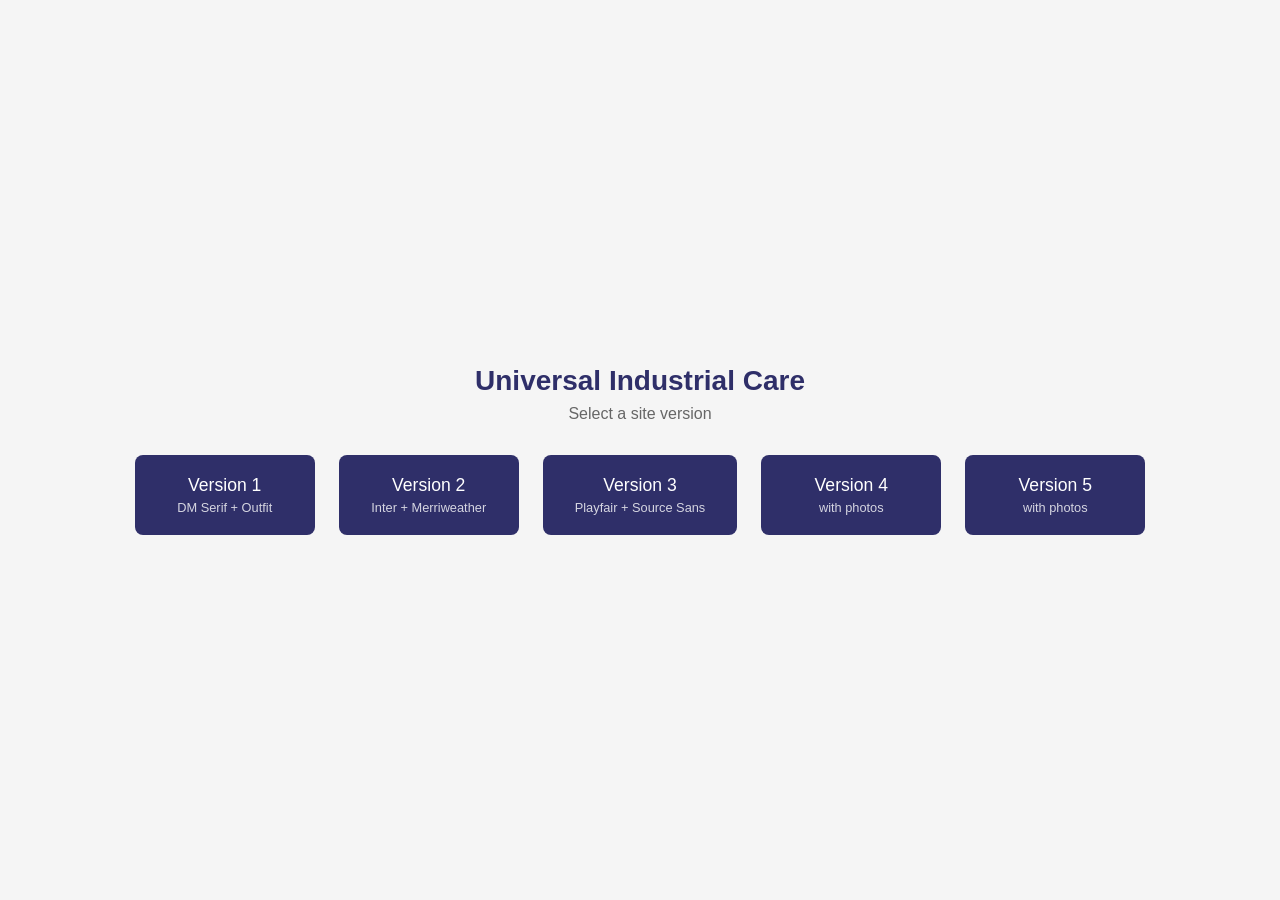
<file: index.html>
<!doctype html>
<html lang="en">
  <head>
    <meta charset="UTF-8" />
    <meta name="viewport" content="width=device-width, initial-scale=1.0" />
    <title>UIC - Site Versions</title>
    <style>
      * {
        margin: 0;
        padding: 0;
        box-sizing: border-box;
      }
      body {
        font-family:
          -apple-system, BlinkMacSystemFont, "Segoe UI", Roboto, sans-serif;
        min-height: 100vh;
        display: flex;
        align-items: center;
        justify-content: center;
        background: #f5f5f5;
      }
      .container {
        text-align: center;
        padding: 2rem;
      }
      h1 {
        color: #2f2f69;
        margin-bottom: 0.5rem;
        font-size: 1.75rem;
      }
      p {
        color: #666;
        margin-bottom: 2rem;
      }
      .links {
        display: flex;
        gap: 1.5rem;
        flex-wrap: wrap;
        justify-content: center;
      }
      a {
        display: block;
        padding: 1.25rem 2rem;
        background: #2f2f69;
        color: #fff;
        text-decoration: none;
        border-radius: 8px;
        font-size: 1.1rem;
        transition: background 0.2s;
        min-width: 180px;
      }
      a:hover {
        background: #b8292e;
      }
      span {
        display: block;
        font-size: 0.8rem;
        opacity: 0.8;
        margin-top: 0.25rem;
      }
    </style>
  </head>
  <body>
    <div class="container">
      <h1>Universal Industrial Care</h1>
      <p>Select a site version</p>
      <div class="links">
        <a href="uic_static/index.html"
          >Version 1<span>DM Serif + Outfit</span></a
        >
        <a href="uic_static1/index.html"
          >Version 2<span>Inter + Merriweather</span></a
        >
        <a href="uic_static2/index.html"
          >Version 3<span>Playfair + Source Sans</span></a
        >
        <a href="uic_static3/index.html">Version 4<span>with photos</span></a>
        <a href="uic_static4/index.html">Version 5<span>with photos</span></a>
      </div>
    </div>
  </body>
</html>
</file>
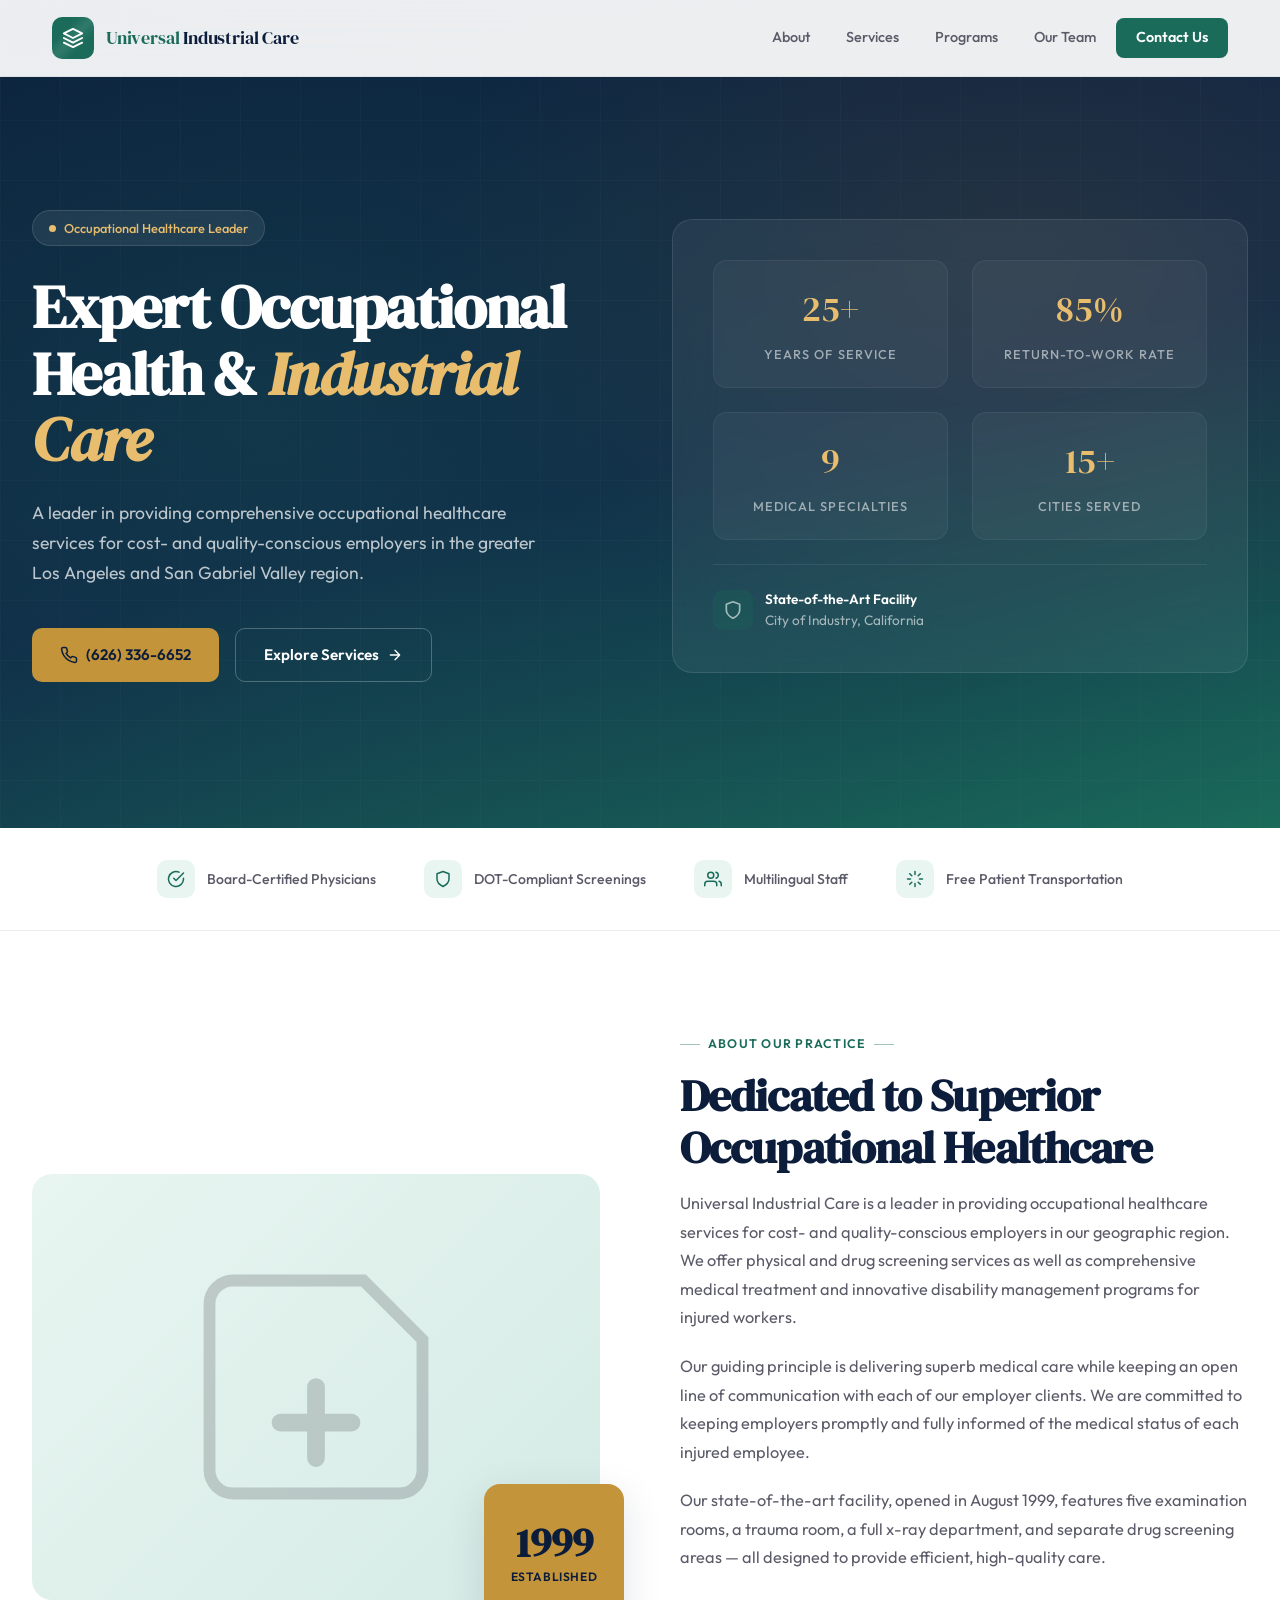
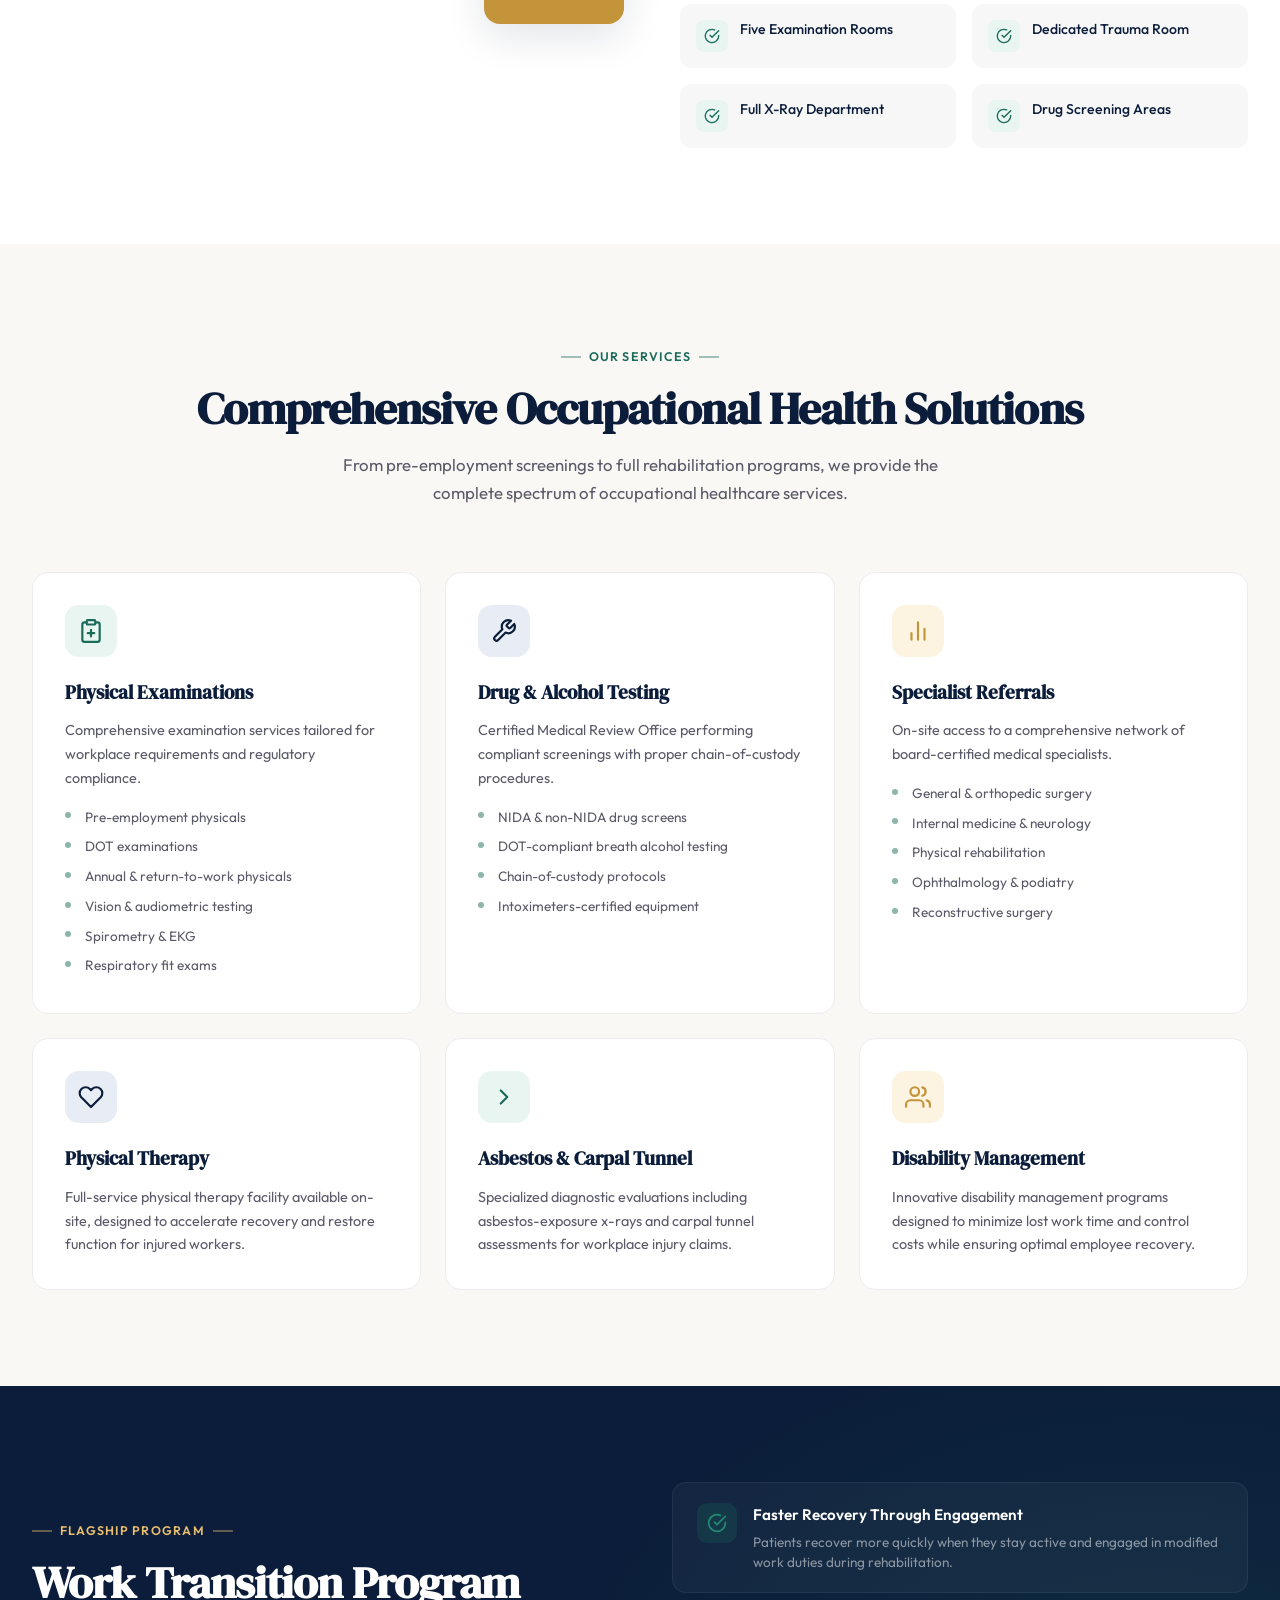
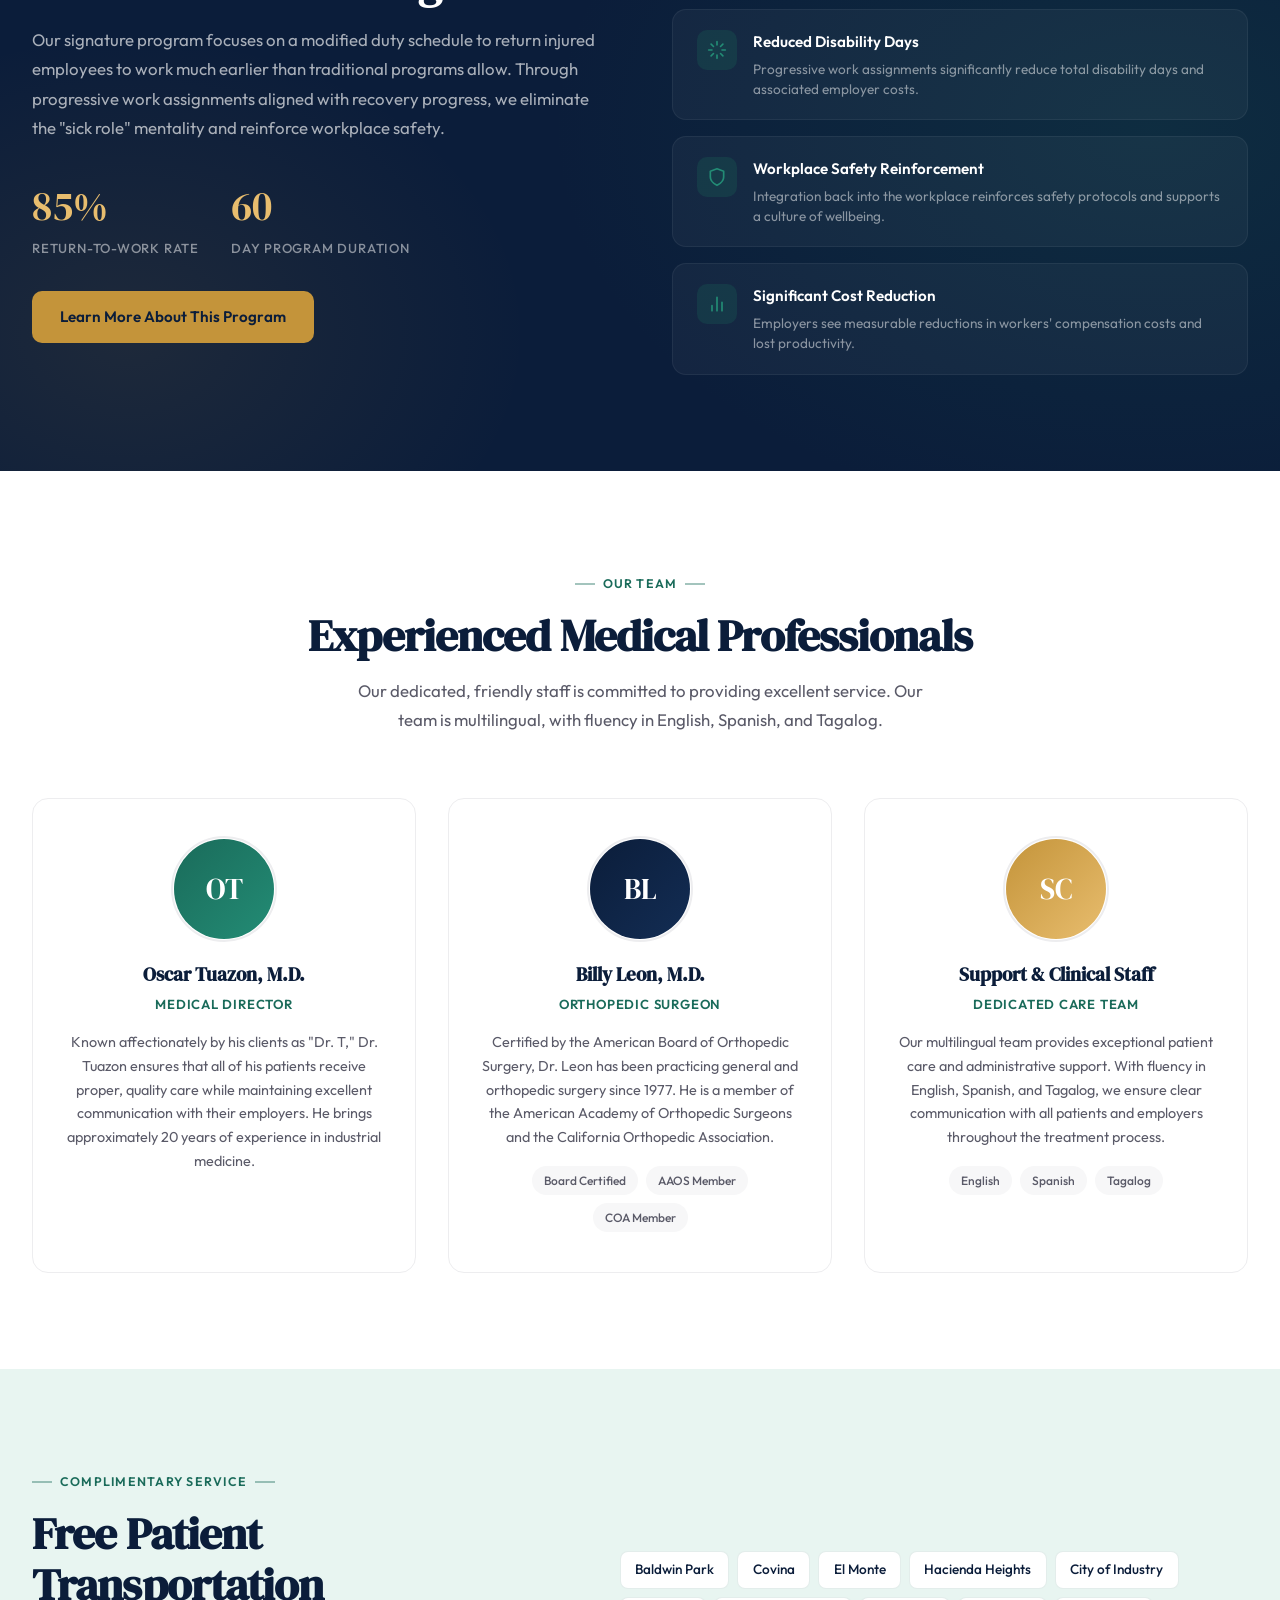
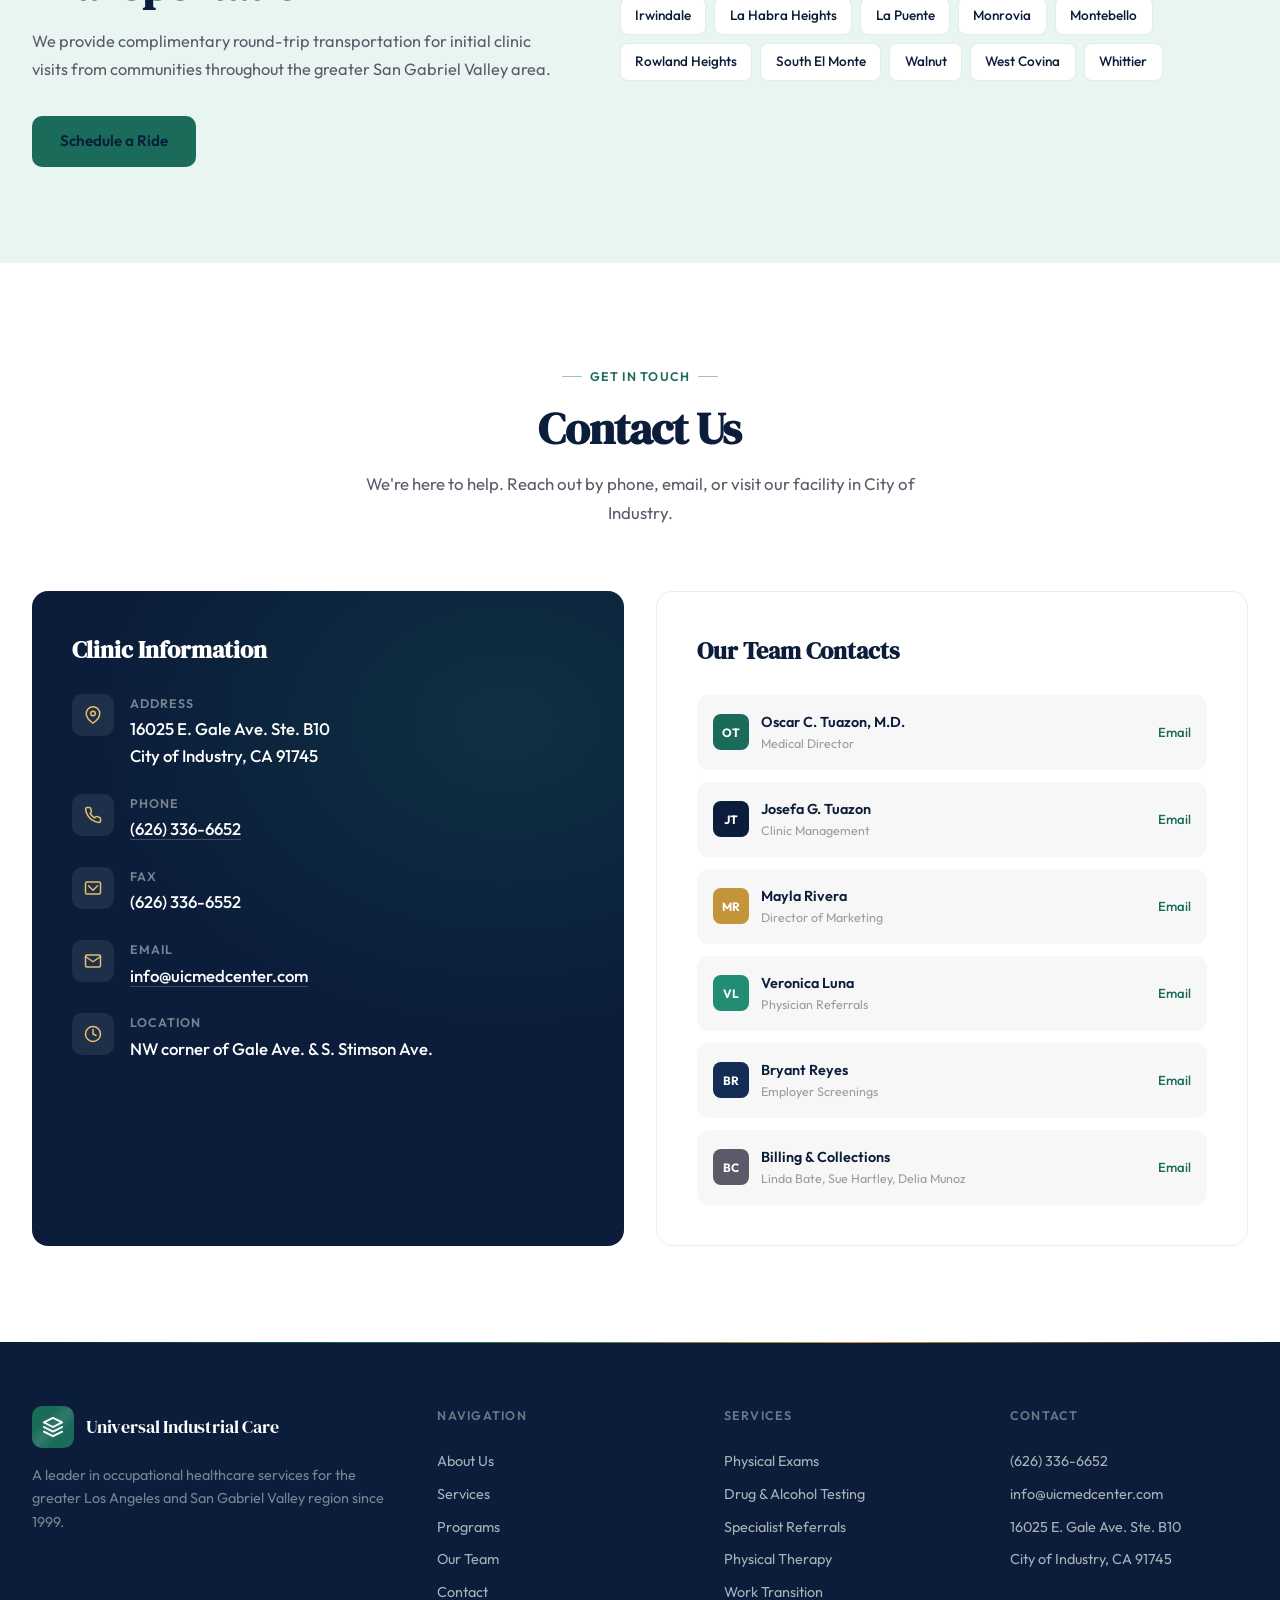
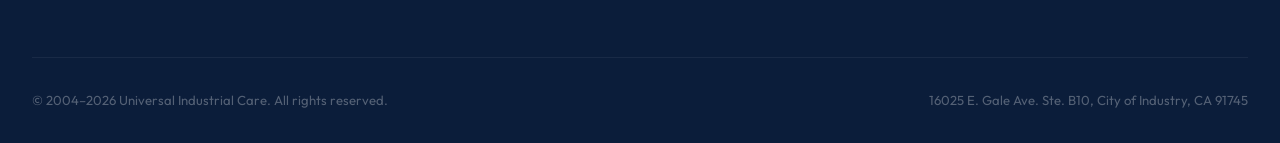
<file: uic_static/index.html>
<!DOCTYPE html>
<html lang="en">
<head>
  <meta charset="UTF-8">
  <meta name="viewport" content="width=device-width, initial-scale=1.0">
  <title>Universal Industrial Care | Occupational Healthcare Services</title>
  <meta name="description" content="Universal Industrial Care provides comprehensive occupational healthcare services, physical examinations, drug screening, and disability management in City of Industry, CA.">
  <link rel="preconnect" href="https://fonts.googleapis.com">
  <link rel="preconnect" href="https://fonts.gstatic.com" crossorigin>
  <link href="https://fonts.googleapis.com/css2?family=DM+Serif+Display:ital@0;1&family=Outfit:wght@300;400;500;600;700&display=swap" rel="stylesheet">
  <style>
    *, *::before, *::after { margin: 0; padding: 0; box-sizing: border-box; }

    :root {
      --navy: #0B1D3A;
      --navy-light: #132D54;
      --teal: #1A6B5A;
      --teal-light: #238C75;
      --teal-pale: #E8F5F1;
      --gold: #C4943A;
      --gold-light: #E8BD6E;
      --cream: #FAF8F5;
      --white: #FFFFFF;
      --gray-50: #F7F7F8;
      --gray-100: #EDEDEF;
      --gray-200: #D4D4D8;
      --gray-400: #9B9BA5;
      --gray-600: #5A5A68;
      --gray-800: #2D2D35;
      --font-display: 'DM Serif Display', Georgia, serif;
      --font-body: 'Outfit', system-ui, sans-serif;
      --shadow-sm: 0 1px 3px rgba(11,29,58,0.06);
      --shadow-md: 0 4px 16px rgba(11,29,58,0.08);
      --shadow-lg: 0 12px 40px rgba(11,29,58,0.12);
      --shadow-xl: 0 24px 60px rgba(11,29,58,0.16);
    }

    html { scroll-behavior: smooth; scroll-padding-top: 80px; }

    body {
      font-family: var(--font-body);
      color: var(--gray-800);
      background: var(--cream);
      line-height: 1.6;
      -webkit-font-smoothing: antialiased;
      overflow-x: hidden;
    }

    /* ── NAVIGATION ── */
    .nav {
      position: fixed; top: 0; left: 0; right: 0; z-index: 1000;
      background: rgba(255,255,255,0.92);
      backdrop-filter: blur(20px);
      -webkit-backdrop-filter: blur(20px);
      border-bottom: 1px solid rgba(11,29,58,0.06);
      transition: box-shadow 0.3s ease;
    }
    .nav.scrolled { box-shadow: var(--shadow-md); }
    .nav-inner {
      max-width: 1240px; margin: 0 auto;
      display: flex; align-items: center; justify-content: space-between;
      padding: 0 2rem; height: 76px;
    }
    .nav-brand {
      display: flex; align-items: center; gap: 0.75rem;
      text-decoration: none; color: var(--navy);
    }
    .nav-logo {
      width: 42px; height: 42px;
      background: var(--teal);
      border-radius: 10px;
      display: flex; align-items: center; justify-content: center;
      color: white; font-family: var(--font-display); font-size: 1.1rem;
      position: relative; overflow: hidden;
    }
    .nav-logo::after {
      content: '';
      position: absolute; top: -50%; left: -50%;
      width: 200%; height: 200%;
      background: linear-gradient(135deg, transparent 40%, rgba(255,255,255,0.1) 50%, transparent 60%);
    }
    .nav-brand-text {
      font-family: var(--font-display); font-size: 1.15rem;
      letter-spacing: -0.01em;
    }
    .nav-brand-text span { color: var(--teal); }
    .nav-links { display: flex; gap: 0.25rem; align-items: center; }
    .nav-links a {
      text-decoration: none; color: var(--gray-600);
      font-size: 0.9rem; font-weight: 500;
      padding: 0.5rem 1rem; border-radius: 8px;
      transition: all 0.2s ease;
    }
    .nav-links a:hover { color: var(--navy); background: var(--gray-50); }
    .nav-cta {
      background: var(--teal) !important; color: white !important;
      padding: 0.55rem 1.25rem !important; font-weight: 600 !important;
    }
    .nav-cta:hover { background: var(--teal-light) !important; }

    .nav-mobile-toggle {
      display: none; background: none; border: none; cursor: pointer;
      width: 40px; height: 40px; position: relative;
    }
    .nav-mobile-toggle span {
      display: block; width: 22px; height: 2px;
      background: var(--navy); position: absolute; left: 9px;
      transition: all 0.3s ease;
    }
    .nav-mobile-toggle span:nth-child(1) { top: 13px; }
    .nav-mobile-toggle span:nth-child(2) { top: 19px; }
    .nav-mobile-toggle span:nth-child(3) { top: 25px; }

    /* ── HERO ── */
    .hero {
      padding: 10rem 2rem 6rem;
      position: relative;
      background: linear-gradient(165deg, var(--navy) 0%, #0F2847 55%, var(--teal) 100%);
      overflow: hidden; min-height: 92vh;
      display: flex; align-items: center;
    }
    .hero::before {
      content: '';
      position: absolute; inset: 0;
      background:
        radial-gradient(ellipse 800px 600px at 20% 50%, rgba(26,107,90,0.25), transparent),
        radial-gradient(ellipse 600px 400px at 80% 30%, rgba(196,148,58,0.12), transparent);
    }
    .hero-grid-pattern {
      position: absolute; inset: 0; opacity: 0.04;
      background-image:
        linear-gradient(rgba(255,255,255,0.5) 1px, transparent 1px),
        linear-gradient(90deg, rgba(255,255,255,0.5) 1px, transparent 1px);
      background-size: 60px 60px;
    }
    .hero-inner {
      max-width: 1240px; margin: 0 auto; width: 100%;
      display: grid; grid-template-columns: 1fr 1fr; gap: 4rem;
      align-items: center; position: relative; z-index: 2;
    }
    .hero-content { color: white; }
    .hero-badge {
      display: inline-flex; align-items: center; gap: 0.5rem;
      background: rgba(255,255,255,0.08);
      border: 1px solid rgba(255,255,255,0.12);
      padding: 0.4rem 1rem; border-radius: 100px;
      font-size: 0.8rem; font-weight: 500;
      color: var(--gold-light); margin-bottom: 1.75rem;
      backdrop-filter: blur(10px);
    }
    .hero-badge::before {
      content: ''; width: 7px; height: 7px;
      background: var(--gold-light); border-radius: 50%;
      animation: pulse-dot 2s ease infinite;
    }
    @keyframes pulse-dot {
      0%, 100% { opacity: 1; transform: scale(1); }
      50% { opacity: 0.5; transform: scale(1.4); }
    }
    .hero h1 {
      font-family: var(--font-display); font-size: clamp(2.5rem, 5vw, 3.8rem);
      line-height: 1.1; margin-bottom: 1.5rem;
      letter-spacing: -0.02em;
    }
    .hero h1 em {
      font-style: italic; color: var(--gold-light);
    }
    .hero-desc {
      font-size: 1.1rem; line-height: 1.7;
      color: rgba(255,255,255,0.72); max-width: 520px;
      margin-bottom: 2.5rem;
    }
    .hero-actions { display: flex; gap: 1rem; flex-wrap: wrap; }
    .btn {
      display: inline-flex; align-items: center; gap: 0.5rem;
      padding: 0.85rem 1.75rem; border-radius: 10px;
      font-family: var(--font-body); font-size: 0.95rem;
      font-weight: 600; text-decoration: none;
      transition: all 0.25s ease; cursor: pointer; border: none;
    }
    .btn-primary {
      background: var(--gold); color: var(--navy);
    }
    .btn-primary:hover { background: var(--gold-light); transform: translateY(-1px); box-shadow: 0 8px 24px rgba(196,148,58,0.3); }
    .btn-outline {
      background: transparent; color: white;
      border: 1.5px solid rgba(255,255,255,0.25);
    }
    .btn-outline:hover { border-color: rgba(255,255,255,0.5); background: rgba(255,255,255,0.05); }

    .hero-visual {
      position: relative;
    }
    .hero-card {
      background: rgba(255,255,255,0.06);
      border: 1px solid rgba(255,255,255,0.1);
      border-radius: 20px; padding: 2.5rem;
      backdrop-filter: blur(20px);
    }
    .hero-stats {
      display: grid; grid-template-columns: 1fr 1fr; gap: 1.5rem;
    }
    .hero-stat {
      text-align: center; padding: 1.25rem;
      border-radius: 14px;
      background: rgba(255,255,255,0.04);
      border: 1px solid rgba(255,255,255,0.06);
    }
    .hero-stat-number {
      font-family: var(--font-display); font-size: 2.2rem;
      color: var(--gold-light); display: block; margin-bottom: 0.25rem;
    }
    .hero-stat-label {
      font-size: 0.8rem; color: rgba(255,255,255,0.55);
      font-weight: 500; text-transform: uppercase; letter-spacing: 0.08em;
    }
    .hero-card-footer {
      margin-top: 1.5rem; padding-top: 1.5rem;
      border-top: 1px solid rgba(255,255,255,0.08);
      display: flex; align-items: center; gap: 0.75rem;
    }
    .hero-card-icon {
      width: 40px; height: 40px; border-radius: 10px;
      background: rgba(26,107,90,0.3);
      display: flex; align-items: center; justify-content: center;
    }
    .hero-card-footer-text {
      font-size: 0.85rem; color: rgba(255,255,255,0.6);
    }
    .hero-card-footer-text strong {
      display: block; color: white; font-weight: 600;
    }

    /* ── TRUST BAR ── */
    .trust-bar {
      background: white;
      border-bottom: 1px solid var(--gray-100);
      padding: 2rem;
    }
    .trust-bar-inner {
      max-width: 1240px; margin: 0 auto;
      display: flex; align-items: center; justify-content: center;
      gap: 3rem; flex-wrap: wrap;
    }
    .trust-item {
      display: flex; align-items: center; gap: 0.75rem;
      color: var(--gray-600); font-size: 0.88rem; font-weight: 500;
    }
    .trust-icon {
      width: 38px; height: 38px; border-radius: 10px;
      background: var(--teal-pale); color: var(--teal);
      display: flex; align-items: center; justify-content: center;
      flex-shrink: 0;
    }

    /* ── SECTIONS ── */
    .section {
      padding: 6rem 2rem;
    }
    .section-inner {
      max-width: 1240px; margin: 0 auto;
    }
    .section-header {
      text-align: center; margin-bottom: 4rem;
    }
    .section-label {
      display: inline-flex; align-items: center; gap: 0.5rem;
      font-size: 0.78rem; font-weight: 600;
      text-transform: uppercase; letter-spacing: 0.1em;
      color: var(--teal); margin-bottom: 1rem;
    }
    .section-label::before, .section-label::after {
      content: ''; width: 20px; height: 1.5px;
      background: var(--teal); opacity: 0.4;
    }
    .section-title {
      font-family: var(--font-display); font-size: clamp(2rem, 3.5vw, 2.8rem);
      color: var(--navy); line-height: 1.15; margin-bottom: 1rem;
      letter-spacing: -0.02em;
    }
    .section-subtitle {
      font-size: 1.05rem; color: var(--gray-600);
      max-width: 600px; margin: 0 auto; line-height: 1.7;
    }

    /* ── ABOUT ── */
    .about { background: white; }
    .about-grid {
      display: grid; grid-template-columns: 1fr 1fr; gap: 5rem;
      align-items: center;
    }
    .about-image-area { position: relative; }
    .about-image-main {
      width: 100%; border-radius: 20px;
      background: linear-gradient(135deg, var(--teal-pale), #D5EBE5);
      aspect-ratio: 4/3; display: flex; align-items: center;
      justify-content: center; position: relative; overflow: hidden;
    }
    .about-image-main svg { width: 50%; opacity: 0.2; }
    .about-image-accent {
      position: absolute; bottom: -1.5rem; right: -1.5rem;
      width: 140px; height: 140px; border-radius: 16px;
      background: var(--gold); display: flex; align-items: center;
      justify-content: center; flex-direction: column;
      color: var(--navy); box-shadow: var(--shadow-lg);
    }
    .about-image-accent strong {
      font-family: var(--font-display); font-size: 2.5rem; line-height: 1;
    }
    .about-image-accent span {
      font-size: 0.75rem; font-weight: 600;
      text-transform: uppercase; letter-spacing: 0.05em;
      margin-top: 0.25rem;
    }
    .about-text .section-label { justify-content: flex-start; }
    .about-text .section-title { text-align: left; }
    .about-text p {
      color: var(--gray-600); margin-bottom: 1.25rem;
      font-size: 1.02rem; line-height: 1.75;
    }
    .about-features {
      display: grid; grid-template-columns: 1fr 1fr;
      gap: 1rem; margin-top: 2rem;
    }
    .about-feature {
      display: flex; align-items: flex-start; gap: 0.75rem;
      padding: 1rem; border-radius: 12px;
      background: var(--gray-50);
    }
    .about-feature-icon {
      width: 32px; height: 32px; border-radius: 8px;
      background: var(--teal-pale); color: var(--teal);
      display: flex; align-items: center; justify-content: center;
      flex-shrink: 0; font-size: 0.9rem;
    }
    .about-feature span {
      font-size: 0.88rem; font-weight: 500;
      color: var(--navy); line-height: 1.4;
    }

    /* ── SERVICES ── */
    .services { background: var(--cream); }
    .services-grid {
      display: grid; grid-template-columns: repeat(3, 1fr);
      gap: 1.5rem;
    }
    .service-card {
      background: white; border-radius: 16px;
      padding: 2rem; border: 1px solid var(--gray-100);
      transition: all 0.3s ease; position: relative;
      overflow: hidden;
    }
    .service-card::before {
      content: ''; position: absolute; top: 0; left: 0; right: 0;
      height: 3px; background: var(--teal);
      transform: scaleX(0); transform-origin: left;
      transition: transform 0.3s ease;
    }
    .service-card:hover {
      box-shadow: var(--shadow-lg); transform: translateY(-4px);
      border-color: transparent;
    }
    .service-card:hover::before { transform: scaleX(1); }
    .service-icon {
      width: 52px; height: 52px; border-radius: 14px;
      display: flex; align-items: center; justify-content: center;
      margin-bottom: 1.25rem; font-size: 1.4rem;
    }
    .service-icon.teal { background: var(--teal-pale); color: var(--teal); }
    .service-icon.navy { background: #E8EDF5; color: var(--navy); }
    .service-icon.gold { background: #FDF3E1; color: var(--gold); }
    .service-card h3 {
      font-family: var(--font-display); font-size: 1.2rem;
      color: var(--navy); margin-bottom: 0.75rem;
    }
    .service-card p {
      font-size: 0.9rem; color: var(--gray-600); line-height: 1.65;
    }
    .service-card ul {
      list-style: none; margin-top: 0.75rem;
    }
    .service-card li {
      font-size: 0.85rem; color: var(--gray-600);
      padding: 0.25rem 0; padding-left: 1.25rem;
      position: relative;
    }
    .service-card li::before {
      content: '';
      position: absolute; left: 0; top: 0.6rem;
      width: 6px; height: 6px; border-radius: 50%;
      background: var(--teal); opacity: 0.5;
    }

    /* ── WORK TRANSITION (FEATURED) ── */
    .featured {
      background: var(--navy); color: white;
      position: relative; overflow: hidden;
    }
    .featured::before {
      content: ''; position: absolute; inset: 0;
      background:
        radial-gradient(ellipse 600px 400px at 90% 50%, rgba(26,107,90,0.2), transparent),
        radial-gradient(ellipse 400px 300px at 10% 80%, rgba(196,148,58,0.1), transparent);
    }
    .featured-inner {
      max-width: 1240px; margin: 0 auto;
      display: grid; grid-template-columns: 1fr 1fr;
      gap: 4rem; align-items: center;
      position: relative; z-index: 2;
    }
    .featured .section-label { color: var(--gold-light); }
    .featured .section-label::before, .featured .section-label::after { background: var(--gold-light); }
    .featured .section-title { color: white; text-align: left; }
    .featured-desc {
      font-size: 1.05rem; color: rgba(255,255,255,0.65);
      line-height: 1.75; margin-bottom: 2rem;
    }
    .featured-stat-row {
      display: flex; gap: 2rem; margin-bottom: 2rem;
    }
    .featured-stat-item {
      display: flex; flex-direction: column;
    }
    .featured-stat-val {
      font-family: var(--font-display); font-size: 2.5rem;
      color: var(--gold-light);
    }
    .featured-stat-desc {
      font-size: 0.82rem; color: rgba(255,255,255,0.5);
      text-transform: uppercase; letter-spacing: 0.06em; font-weight: 500;
    }
    .featured-benefits {
      display: flex; flex-direction: column; gap: 1rem;
    }
    .featured-benefit {
      display: flex; align-items: flex-start; gap: 1rem;
      padding: 1.25rem 1.5rem; border-radius: 14px;
      background: rgba(255,255,255,0.04);
      border: 1px solid rgba(255,255,255,0.06);
      transition: all 0.25s ease;
    }
    .featured-benefit:hover {
      background: rgba(255,255,255,0.07);
      border-color: rgba(255,255,255,0.12);
    }
    .featured-benefit-icon {
      width: 40px; height: 40px; border-radius: 10px;
      background: rgba(26,107,90,0.25);
      display: flex; align-items: center; justify-content: center;
      flex-shrink: 0; color: var(--teal-light);
    }
    .featured-benefit h4 {
      font-size: 0.95rem; font-weight: 600; margin-bottom: 0.25rem;
    }
    .featured-benefit p {
      font-size: 0.85rem; color: rgba(255,255,255,0.5); line-height: 1.5;
    }

    /* ── STAFF ── */
    .staff { background: white; }
    .staff-grid {
      display: grid; grid-template-columns: repeat(3, 1fr);
      gap: 2rem;
    }
    .staff-card {
      text-align: center; padding: 2.5rem 2rem;
      border-radius: 16px; border: 1px solid var(--gray-100);
      transition: all 0.3s ease;
    }
    .staff-card:hover {
      box-shadow: var(--shadow-lg); transform: translateY(-3px);
      border-color: transparent;
    }
    .staff-avatar {
      width: 100px; height: 100px; border-radius: 50%;
      margin: 0 auto 1.25rem;
      display: flex; align-items: center; justify-content: center;
      font-family: var(--font-display); font-size: 1.8rem;
      color: white; position: relative;
    }
    .staff-avatar.teal { background: linear-gradient(135deg, var(--teal), var(--teal-light)); }
    .staff-avatar.navy { background: linear-gradient(135deg, var(--navy), var(--navy-light)); }
    .staff-avatar.gold { background: linear-gradient(135deg, var(--gold), var(--gold-light)); }
    .staff-avatar::after {
      content: '';
      position: absolute; inset: -3px; border-radius: 50%;
      border: 2px solid var(--gray-100);
    }
    .staff-card h3 {
      font-family: var(--font-display); font-size: 1.2rem;
      color: var(--navy); margin-bottom: 0.25rem;
    }
    .staff-card .staff-title {
      font-size: 0.82rem; color: var(--teal);
      font-weight: 600; text-transform: uppercase;
      letter-spacing: 0.06em; margin-bottom: 1rem;
    }
    .staff-card p {
      font-size: 0.9rem; color: var(--gray-600); line-height: 1.65;
    }
    .staff-credentials {
      display: flex; flex-wrap: wrap; gap: 0.5rem;
      justify-content: center; margin-top: 1rem;
    }
    .staff-credential {
      font-size: 0.75rem; padding: 0.3rem 0.75rem;
      border-radius: 100px; background: var(--gray-50);
      color: var(--gray-600); font-weight: 500;
    }

    /* ── TRANSPORT ── */
    .transport { background: var(--teal-pale); }
    .transport-inner {
      max-width: 1240px; margin: 0 auto;
      display: grid; grid-template-columns: 1fr 1.2fr;
      gap: 4rem; align-items: center;
    }
    .transport .section-title { text-align: left; }
    .transport-desc {
      font-size: 1.02rem; color: var(--gray-600); line-height: 1.75;
      margin-bottom: 2rem;
    }
    .transport-cities {
      display: flex; flex-wrap: wrap; gap: 0.5rem;
    }
    .transport-city {
      display: inline-flex; align-items: center; gap: 0.4rem;
      padding: 0.45rem 0.9rem; border-radius: 8px;
      background: white; color: var(--navy);
      font-size: 0.85rem; font-weight: 500;
      border: 1px solid rgba(26,107,90,0.12);
      transition: all 0.2s ease;
    }
    .transport-city:hover {
      background: var(--teal); color: white;
      border-color: var(--teal);
    }
    .transport-city svg { width: 14px; height: 14px; opacity: 0.5; }

    /* ── CONTACT ── */
    .contact { background: white; }
    .contact-grid {
      display: grid; grid-template-columns: 1fr 1fr;
      gap: 2rem;
    }
    .contact-card {
      padding: 2.5rem; border-radius: 16px;
      border: 1px solid var(--gray-100);
    }
    .contact-card.primary {
      background: var(--navy); color: white;
      border: none; position: relative; overflow: hidden;
    }
    .contact-card.primary::before {
      content: ''; position: absolute; inset: 0;
      background: radial-gradient(ellipse 400px 300px at 80% 20%, rgba(26,107,90,0.25), transparent);
    }
    .contact-card.primary > * { position: relative; z-index: 2; }
    .contact-card h3 {
      font-family: var(--font-display); font-size: 1.5rem;
      margin-bottom: 1.5rem;
    }
    .contact-card.primary h3 { color: white; }
    .contact-card:not(.primary) h3 { color: var(--navy); }
    .contact-item {
      display: flex; align-items: flex-start; gap: 1rem;
      margin-bottom: 1.5rem;
    }
    .contact-item:last-child { margin-bottom: 0; }
    .contact-item-icon {
      width: 42px; height: 42px; border-radius: 10px;
      display: flex; align-items: center; justify-content: center;
      flex-shrink: 0;
    }
    .contact-card.primary .contact-item-icon {
      background: rgba(255,255,255,0.08);
      color: var(--gold-light);
    }
    .contact-card:not(.primary) .contact-item-icon {
      background: var(--teal-pale); color: var(--teal);
    }
    .contact-item-label {
      font-size: 0.78rem; text-transform: uppercase;
      letter-spacing: 0.08em; font-weight: 600;
      margin-bottom: 0.15rem;
    }
    .contact-card.primary .contact-item-label { color: rgba(255,255,255,0.45); }
    .contact-card:not(.primary) .contact-item-label { color: var(--gray-400); }
    .contact-item-value {
      font-size: 1.05rem; font-weight: 500;
    }
    .contact-card.primary .contact-item-value { color: white; }
    .contact-card:not(.primary) .contact-item-value { color: var(--navy); }
    .contact-item-value a {
      color: inherit; text-decoration: none;
      border-bottom: 1px solid rgba(255,255,255,0.2);
      transition: border-color 0.2s;
    }
    .contact-item-value a:hover { border-color: rgba(255,255,255,0.5); }
    .contact-card:not(.primary) .contact-item-value a {
      border-bottom-color: var(--gray-200);
    }
    .contact-card:not(.primary) .contact-item-value a:hover {
      border-bottom-color: var(--teal);
    }
    .contact-person {
      display: flex; align-items: center; gap: 0.75rem;
      padding: 1rem; border-radius: 12px;
      background: var(--gray-50); margin-bottom: 0.75rem;
      transition: background 0.2s;
    }
    .contact-person:last-child { margin-bottom: 0; }
    .contact-person:hover { background: var(--gray-100); }
    .contact-person-avatar {
      width: 36px; height: 36px; border-radius: 8px;
      display: flex; align-items: center; justify-content: center;
      font-size: 0.75rem; font-weight: 700; color: white;
    }
    .contact-person-name {
      font-size: 0.9rem; font-weight: 600; color: var(--navy);
    }
    .contact-person-role {
      font-size: 0.78rem; color: var(--gray-400);
    }
    .contact-person-email {
      margin-left: auto; font-size: 0.82rem;
      color: var(--teal); text-decoration: none;
      font-weight: 500;
    }
    .contact-person-email:hover { text-decoration: underline; }

    /* ── FOOTER ── */
    .footer {
      background: var(--navy); color: white;
      padding: 4rem 2rem 2rem; position: relative;
      overflow: hidden;
    }
    .footer::before {
      content: ''; position: absolute; top: 0; left: 0; right: 0;
      height: 1px;
      background: linear-gradient(90deg, transparent, var(--teal), var(--gold), transparent);
    }
    .footer-inner {
      max-width: 1240px; margin: 0 auto;
    }
    .footer-top {
      display: grid; grid-template-columns: 1.5fr 1fr 1fr 1fr;
      gap: 3rem; margin-bottom: 3rem;
    }
    .footer-brand p {
      color: rgba(255,255,255,0.45); font-size: 0.9rem;
      line-height: 1.65; margin-top: 1rem;
    }
    .footer-col h4 {
      font-size: 0.78rem; text-transform: uppercase;
      letter-spacing: 0.1em; font-weight: 600;
      color: rgba(255,255,255,0.4); margin-bottom: 1.25rem;
    }
    .footer-col a {
      display: block; color: rgba(255,255,255,0.65);
      text-decoration: none; font-size: 0.9rem;
      padding: 0.3rem 0; transition: color 0.2s;
    }
    .footer-col a:hover { color: white; }
    .footer-bottom {
      padding-top: 2rem;
      border-top: 1px solid rgba(255,255,255,0.06);
      display: flex; align-items: center; justify-content: space-between;
      font-size: 0.82rem; color: rgba(255,255,255,0.3);
    }

    /* ── SCROLL ANIMATIONS ── */
    .reveal {
      opacity: 0; transform: translateY(30px);
      transition: opacity 0.7s ease, transform 0.7s ease;
    }
    .reveal.visible { opacity: 1; transform: translateY(0); }
    .reveal-delay-1 { transition-delay: 0.1s; }
    .reveal-delay-2 { transition-delay: 0.2s; }
    .reveal-delay-3 { transition-delay: 0.3s; }
    .reveal-delay-4 { transition-delay: 0.4s; }
    .reveal-delay-5 { transition-delay: 0.5s; }

    /* ── RESPONSIVE ── */
    @media (max-width: 1024px) {
      .hero-inner { grid-template-columns: 1fr; }
      .hero-visual { display: none; }
      .hero { min-height: auto; padding: 9rem 2rem 5rem; }
      .about-grid { grid-template-columns: 1fr; gap: 3rem; }
      .about-image-area { order: -1; }
      .services-grid { grid-template-columns: repeat(2, 1fr); }
      .featured-inner { grid-template-columns: 1fr; }
      .staff-grid { grid-template-columns: repeat(2, 1fr); }
      .transport-inner { grid-template-columns: 1fr; }
      .footer-top { grid-template-columns: 1fr 1fr; }
    }
    @media (max-width: 768px) {
      .nav-links { display: none; }
      .nav-mobile-toggle { display: block; }
      .nav-links.open {
        display: flex; flex-direction: column;
        position: absolute; top: 76px; left: 0; right: 0;
        background: white; padding: 1rem;
        border-bottom: 1px solid var(--gray-100);
        box-shadow: var(--shadow-md);
      }
      .hero { padding: 8rem 1.5rem 4rem; }
      .hero h1 { font-size: 2.2rem; }
      .section { padding: 4rem 1.5rem; }
      .services-grid { grid-template-columns: 1fr; }
      .staff-grid { grid-template-columns: 1fr; }
      .contact-grid { grid-template-columns: 1fr; }
      .featured-stat-row { flex-direction: column; gap: 1rem; }
      .about-features { grid-template-columns: 1fr; }
      .trust-bar-inner { gap: 1.5rem; }
      .footer-top { grid-template-columns: 1fr; gap: 2rem; }
      .footer-bottom { flex-direction: column; gap: 0.5rem; text-align: center; }
    }
  </style>
</head>
<body>

  <!-- NAVIGATION -->
  <nav class="nav" id="nav">
    <div class="nav-inner">
      <a href="#" class="nav-brand">
        <div class="nav-logo">
          <svg width="22" height="22" fill="none" viewBox="0 0 24 24"><path d="M12 2L2 7l10 5 10-5-10-5zM2 17l10 5 10-5M2 12l10 5 10-5" stroke="currentColor" stroke-width="2" stroke-linecap="round" stroke-linejoin="round"/></svg>
        </div>
        <div class="nav-brand-text"><span>Universal</span> Industrial Care</div>
      </a>
      <div class="nav-links" id="navLinks">
        <a href="#about">About</a>
        <a href="#services">Services</a>
        <a href="#program">Programs</a>
        <a href="#staff">Our Team</a>
        <a href="#contact" class="nav-cta">Contact Us</a>
      </div>
      <button class="nav-mobile-toggle" id="mobileToggle" aria-label="Toggle navigation">
        <span></span><span></span><span></span>
      </button>
    </div>
  </nav>

  <!-- HERO -->
  <section class="hero" id="hero">
    <div class="hero-grid-pattern"></div>
    <div class="hero-inner">
      <div class="hero-content">
        <div class="hero-badge">Occupational Healthcare Leader</div>
        <h1>Expert Occupational Health &amp; <em>Industrial Care</em></h1>
        <p class="hero-desc">A leader in providing comprehensive occupational healthcare services for cost- and quality-conscious employers in the greater Los Angeles and San Gabriel Valley region.</p>
        <div class="hero-actions">
          <a href="#contact" class="btn btn-primary">
            <svg width="18" height="18" fill="none" viewBox="0 0 24 24"><path d="M22 16.92v3a2 2 0 01-2.18 2 19.79 19.79 0 01-8.63-3.07 19.5 19.5 0 01-6-6 19.79 19.79 0 01-3.07-8.67A2 2 0 014.11 2h3a2 2 0 012 1.72c.127.96.361 1.903.7 2.81a2 2 0 01-.45 2.11L8.09 9.91a16 16 0 006 6l1.27-1.27a2 2 0 012.11-.45c.907.339 1.85.573 2.81.7A2 2 0 0122 16.92z" stroke="currentColor" stroke-width="2" stroke-linecap="round" stroke-linejoin="round"/></svg>
            (626) 336-6652
          </a>
          <a href="#services" class="btn btn-outline">
            Explore Services
            <svg width="16" height="16" fill="none" viewBox="0 0 24 24"><path d="M5 12h14M12 5l7 7-7 7" stroke="currentColor" stroke-width="2" stroke-linecap="round" stroke-linejoin="round"/></svg>
          </a>
        </div>
      </div>
      <div class="hero-visual">
        <div class="hero-card">
          <div class="hero-stats">
            <div class="hero-stat">
              <span class="hero-stat-number">25+</span>
              <span class="hero-stat-label">Years of Service</span>
            </div>
            <div class="hero-stat">
              <span class="hero-stat-number">85%</span>
              <span class="hero-stat-label">Return-to-Work Rate</span>
            </div>
            <div class="hero-stat">
              <span class="hero-stat-number">9</span>
              <span class="hero-stat-label">Medical Specialties</span>
            </div>
            <div class="hero-stat">
              <span class="hero-stat-number">15+</span>
              <span class="hero-stat-label">Cities Served</span>
            </div>
          </div>
          <div class="hero-card-footer">
            <div class="hero-card-icon">
              <svg width="20" height="20" fill="none" viewBox="0 0 24 24"><path d="M12 22s8-4 8-10V5l-8-3-8 3v7c0 6 8 10 8 10z" stroke="currentColor" stroke-width="2" stroke-linecap="round" stroke-linejoin="round" color="rgba(255,255,255,0.6)"/></svg>
            </div>
            <div class="hero-card-footer-text">
              <strong>State-of-the-Art Facility</strong>
              City of Industry, California
            </div>
          </div>
        </div>
      </div>
    </div>
  </section>

  <!-- TRUST BAR -->
  <div class="trust-bar">
    <div class="trust-bar-inner">
      <div class="trust-item">
        <div class="trust-icon">
          <svg width="18" height="18" fill="none" viewBox="0 0 24 24"><path d="M22 11.08V12a10 10 0 11-5.93-9.14" stroke="currentColor" stroke-width="2" stroke-linecap="round" stroke-linejoin="round"/><path d="M22 4L12 14.01l-3-3" stroke="currentColor" stroke-width="2" stroke-linecap="round" stroke-linejoin="round"/></svg>
        </div>
        Board-Certified Physicians
      </div>
      <div class="trust-item">
        <div class="trust-icon">
          <svg width="18" height="18" fill="none" viewBox="0 0 24 24"><path d="M12 22s8-4 8-10V5l-8-3-8 3v7c0 6 8 10 8 10z" stroke="currentColor" stroke-width="2" stroke-linecap="round" stroke-linejoin="round"/></svg>
        </div>
        DOT-Compliant Screenings
      </div>
      <div class="trust-item">
        <div class="trust-icon">
          <svg width="18" height="18" fill="none" viewBox="0 0 24 24"><path d="M17 21v-2a4 4 0 00-4-4H5a4 4 0 00-4 4v2" stroke="currentColor" stroke-width="2" stroke-linecap="round" stroke-linejoin="round"/><circle cx="9" cy="7" r="4" stroke="currentColor" stroke-width="2"/><path d="M23 21v-2a4 4 0 00-3-3.87M16 3.13a4 4 0 010 7.75" stroke="currentColor" stroke-width="2" stroke-linecap="round" stroke-linejoin="round"/></svg>
        </div>
        Multilingual Staff
      </div>
      <div class="trust-item">
        <div class="trust-icon">
          <svg width="18" height="18" fill="none" viewBox="0 0 24 24"><path d="M12 2v4M12 18v4M4.93 4.93l2.83 2.83M16.24 16.24l2.83 2.83M2 12h4M18 12h4M4.93 19.07l2.83-2.83M16.24 7.76l2.83-2.83" stroke="currentColor" stroke-width="2" stroke-linecap="round"/></svg>
        </div>
        Free Patient Transportation
      </div>
    </div>
  </div>

  <!-- ABOUT -->
  <section class="section about" id="about">
    <div class="section-inner">
      <div class="about-grid">
        <div class="about-image-area reveal">
          <div class="about-image-main">
            <svg viewBox="0 0 24 24" fill="none"><path d="M19 21H5a2 2 0 01-2-2V5a2 2 0 012-2h11l5 5v11a2 2 0 01-2 2z" stroke="currentColor" stroke-width="1"/><path d="M12 18v-6M9 15h6" stroke="currentColor" stroke-width="1.5" stroke-linecap="round"/></svg>
          </div>
          <div class="about-image-accent">
            <strong>1999</strong>
            <span>Established</span>
          </div>
        </div>
        <div class="about-text">
          <div class="section-label">About Our Practice</div>
          <h2 class="section-title reveal">Dedicated to Superior Occupational Healthcare</h2>
          <p class="reveal reveal-delay-1">Universal Industrial Care is a leader in providing occupational healthcare services for cost- and quality-conscious employers in our geographic region. We offer physical and drug screening services as well as comprehensive medical treatment and innovative disability management programs for injured workers.</p>
          <p class="reveal reveal-delay-2">Our guiding principle is delivering superb medical care while keeping an open line of communication with each of our employer clients. We are committed to keeping employers promptly and fully informed of the medical status of each injured employee.</p>
          <p class="reveal reveal-delay-3">Our state-of-the-art facility, opened in August 1999, features five examination rooms, a trauma room, a full x-ray department, and separate drug screening areas &mdash; all designed to provide efficient, high-quality care.</p>
          <div class="about-features reveal reveal-delay-4">
            <div class="about-feature">
              <div class="about-feature-icon">
                <svg width="16" height="16" fill="none" viewBox="0 0 24 24"><path d="M22 11.08V12a10 10 0 11-5.93-9.14" stroke="currentColor" stroke-width="2" stroke-linecap="round"/><path d="M22 4L12 14.01l-3-3" stroke="currentColor" stroke-width="2" stroke-linecap="round"/></svg>
              </div>
              <span>Five Examination Rooms</span>
            </div>
            <div class="about-feature">
              <div class="about-feature-icon">
                <svg width="16" height="16" fill="none" viewBox="0 0 24 24"><path d="M22 11.08V12a10 10 0 11-5.93-9.14" stroke="currentColor" stroke-width="2" stroke-linecap="round"/><path d="M22 4L12 14.01l-3-3" stroke="currentColor" stroke-width="2" stroke-linecap="round"/></svg>
              </div>
              <span>Dedicated Trauma Room</span>
            </div>
            <div class="about-feature">
              <div class="about-feature-icon">
                <svg width="16" height="16" fill="none" viewBox="0 0 24 24"><path d="M22 11.08V12a10 10 0 11-5.93-9.14" stroke="currentColor" stroke-width="2" stroke-linecap="round"/><path d="M22 4L12 14.01l-3-3" stroke="currentColor" stroke-width="2" stroke-linecap="round"/></svg>
              </div>
              <span>Full X-Ray Department</span>
            </div>
            <div class="about-feature">
              <div class="about-feature-icon">
                <svg width="16" height="16" fill="none" viewBox="0 0 24 24"><path d="M22 11.08V12a10 10 0 11-5.93-9.14" stroke="currentColor" stroke-width="2" stroke-linecap="round"/><path d="M22 4L12 14.01l-3-3" stroke="currentColor" stroke-width="2" stroke-linecap="round"/></svg>
              </div>
              <span>Drug Screening Areas</span>
            </div>
          </div>
        </div>
      </div>
    </div>
  </section>

  <!-- SERVICES -->
  <section class="section services" id="services">
    <div class="section-inner">
      <div class="section-header">
        <div class="section-label">Our Services</div>
        <h2 class="section-title reveal">Comprehensive Occupational Health Solutions</h2>
        <p class="section-subtitle reveal reveal-delay-1">From pre-employment screenings to full rehabilitation programs, we provide the complete spectrum of occupational healthcare services.</p>
      </div>
      <div class="services-grid">

        <div class="service-card reveal reveal-delay-1">
          <div class="service-icon teal">
            <svg width="26" height="26" fill="none" viewBox="0 0 24 24"><path d="M16 4h2a2 2 0 012 2v14a2 2 0 01-2 2H6a2 2 0 01-2-2V6a2 2 0 012-2h2" stroke="currentColor" stroke-width="2" stroke-linecap="round"/><rect x="8" y="2" width="8" height="4" rx="1" stroke="currentColor" stroke-width="2"/><path d="M12 11v6M9 14h6" stroke="currentColor" stroke-width="2" stroke-linecap="round"/></svg>
          </div>
          <h3>Physical Examinations</h3>
          <p>Comprehensive examination services tailored for workplace requirements and regulatory compliance.</p>
          <ul>
            <li>Pre-employment physicals</li>
            <li>DOT examinations</li>
            <li>Annual &amp; return-to-work physicals</li>
            <li>Vision &amp; audiometric testing</li>
            <li>Spirometry &amp; EKG</li>
            <li>Respiratory fit exams</li>
          </ul>
        </div>

        <div class="service-card reveal reveal-delay-2">
          <div class="service-icon navy">
            <svg width="26" height="26" fill="none" viewBox="0 0 24 24"><path d="M14.7 6.3a1 1 0 000 1.4l1.6 1.6a1 1 0 001.4 0l3.77-3.77a6 6 0 01-7.94 7.94l-6.91 6.91a2.12 2.12 0 01-3-3l6.91-6.91a6 6 0 017.94-7.94l-3.76 3.76z" stroke="currentColor" stroke-width="2" stroke-linecap="round" stroke-linejoin="round"/></svg>
          </div>
          <h3>Drug &amp; Alcohol Testing</h3>
          <p>Certified Medical Review Office performing compliant screenings with proper chain-of-custody procedures.</p>
          <ul>
            <li>NIDA &amp; non-NIDA drug screens</li>
            <li>DOT-compliant breath alcohol testing</li>
            <li>Chain-of-custody protocols</li>
            <li>Intoximeters-certified equipment</li>
          </ul>
        </div>

        <div class="service-card reveal reveal-delay-3">
          <div class="service-icon gold">
            <svg width="26" height="26" fill="none" viewBox="0 0 24 24"><path d="M18 20V10M12 20V4M6 20v-6" stroke="currentColor" stroke-width="2" stroke-linecap="round" stroke-linejoin="round"/></svg>
          </div>
          <h3>Specialist Referrals</h3>
          <p>On-site access to a comprehensive network of board-certified medical specialists.</p>
          <ul>
            <li>General &amp; orthopedic surgery</li>
            <li>Internal medicine &amp; neurology</li>
            <li>Physical rehabilitation</li>
            <li>Ophthalmology &amp; podiatry</li>
            <li>Reconstructive surgery</li>
          </ul>
        </div>

        <div class="service-card reveal reveal-delay-1">
          <div class="service-icon navy">
            <svg width="26" height="26" fill="none" viewBox="0 0 24 24"><path d="M20.84 4.61a5.5 5.5 0 00-7.78 0L12 5.67l-1.06-1.06a5.5 5.5 0 00-7.78 7.78l1.06 1.06L12 21.23l7.78-7.78 1.06-1.06a5.5 5.5 0 000-7.78z" stroke="currentColor" stroke-width="2" stroke-linecap="round" stroke-linejoin="round"/></svg>
          </div>
          <h3>Physical Therapy</h3>
          <p>Full-service physical therapy facility available on-site, designed to accelerate recovery and restore function for injured workers.</p>
        </div>

        <div class="service-card reveal reveal-delay-2">
          <div class="service-icon teal">
            <svg width="26" height="26" fill="none" viewBox="0 0 24 24"><path d="M9 18l6-6-6-6" stroke="currentColor" stroke-width="2" stroke-linecap="round" stroke-linejoin="round"/></svg>
          </div>
          <h3>Asbestos &amp; Carpal Tunnel</h3>
          <p>Specialized diagnostic evaluations including asbestos-exposure x-rays and carpal tunnel assessments for workplace injury claims.</p>
        </div>

        <div class="service-card reveal reveal-delay-3">
          <div class="service-icon gold">
            <svg width="26" height="26" fill="none" viewBox="0 0 24 24"><path d="M17 21v-2a4 4 0 00-4-4H5a4 4 0 00-4 4v2" stroke="currentColor" stroke-width="2" stroke-linecap="round" stroke-linejoin="round"/><circle cx="9" cy="7" r="4" stroke="currentColor" stroke-width="2"/><path d="M23 21v-2a4 4 0 00-3-3.87M16 3.13a4 4 0 010 7.75" stroke="currentColor" stroke-width="2" stroke-linecap="round" stroke-linejoin="round"/></svg>
          </div>
          <h3>Disability Management</h3>
          <p>Innovative disability management programs designed to minimize lost work time and control costs while ensuring optimal employee recovery.</p>
        </div>

      </div>
    </div>
  </section>

  <!-- WORK TRANSITION PROGRAM -->
  <section class="section featured" id="program">
    <div class="featured-inner">
      <div>
        <div class="section-label">Flagship Program</div>
        <h2 class="section-title reveal">Work Transition Program</h2>
        <p class="featured-desc reveal reveal-delay-1">Our signature program focuses on a modified duty schedule to return injured employees to work much earlier than traditional programs allow. Through progressive work assignments aligned with recovery progress, we eliminate the "sick role" mentality and reinforce workplace safety.</p>
        <div class="featured-stat-row reveal reveal-delay-2">
          <div class="featured-stat-item">
            <span class="featured-stat-val">85%</span>
            <span class="featured-stat-desc">Return-to-Work Rate</span>
          </div>
          <div class="featured-stat-item">
            <span class="featured-stat-val">60</span>
            <span class="featured-stat-desc">Day Program Duration</span>
          </div>
        </div>
        <a href="#contact" class="btn btn-primary reveal reveal-delay-3">Learn More About This Program</a>
      </div>
      <div class="featured-benefits">
        <div class="featured-benefit reveal reveal-delay-1">
          <div class="featured-benefit-icon">
            <svg width="20" height="20" fill="none" viewBox="0 0 24 24"><path d="M22 11.08V12a10 10 0 11-5.93-9.14" stroke="currentColor" stroke-width="2" stroke-linecap="round"/><path d="M22 4L12 14.01l-3-3" stroke="currentColor" stroke-width="2" stroke-linecap="round"/></svg>
          </div>
          <div>
            <h4>Faster Recovery Through Engagement</h4>
            <p>Patients recover more quickly when they stay active and engaged in modified work duties during rehabilitation.</p>
          </div>
        </div>
        <div class="featured-benefit reveal reveal-delay-2">
          <div class="featured-benefit-icon">
            <svg width="20" height="20" fill="none" viewBox="0 0 24 24"><path d="M12 2v4M12 18v4M4.93 4.93l2.83 2.83M16.24 16.24l2.83 2.83M2 12h4M18 12h4M4.93 19.07l2.83-2.83M16.24 7.76l2.83-2.83" stroke="currentColor" stroke-width="2" stroke-linecap="round"/></svg>
          </div>
          <div>
            <h4>Reduced Disability Days</h4>
            <p>Progressive work assignments significantly reduce total disability days and associated employer costs.</p>
          </div>
        </div>
        <div class="featured-benefit reveal reveal-delay-3">
          <div class="featured-benefit-icon">
            <svg width="20" height="20" fill="none" viewBox="0 0 24 24"><path d="M12 22s8-4 8-10V5l-8-3-8 3v7c0 6 8 10 8 10z" stroke="currentColor" stroke-width="2" stroke-linecap="round" stroke-linejoin="round"/></svg>
          </div>
          <div>
            <h4>Workplace Safety Reinforcement</h4>
            <p>Integration back into the workplace reinforces safety protocols and supports a culture of wellbeing.</p>
          </div>
        </div>
        <div class="featured-benefit reveal reveal-delay-4">
          <div class="featured-benefit-icon">
            <svg width="20" height="20" fill="none" viewBox="0 0 24 24"><path d="M18 20V10M12 20V4M6 20v-6" stroke="currentColor" stroke-width="2" stroke-linecap="round" stroke-linejoin="round"/></svg>
          </div>
          <div>
            <h4>Significant Cost Reduction</h4>
            <p>Employers see measurable reductions in workers' compensation costs and lost productivity.</p>
          </div>
        </div>
      </div>
    </div>
  </section>

  <!-- STAFF -->
  <section class="section staff" id="staff">
    <div class="section-inner">
      <div class="section-header">
        <div class="section-label">Our Team</div>
        <h2 class="section-title reveal">Experienced Medical Professionals</h2>
        <p class="section-subtitle reveal reveal-delay-1">Our dedicated, friendly staff is committed to providing excellent service. Our team is multilingual, with fluency in English, Spanish, and Tagalog.</p>
      </div>
      <div class="staff-grid">

        <div class="staff-card reveal reveal-delay-1">
          <div class="staff-avatar teal">OT</div>
          <h3>Oscar Tuazon, M.D.</h3>
          <div class="staff-title">Medical Director</div>
          <p>Known affectionately by his clients as "Dr. T," Dr. Tuazon ensures that all of his patients receive proper, quality care while maintaining excellent communication with their employers. He brings approximately 20 years of experience in industrial medicine.</p>
        </div>

        <div class="staff-card reveal reveal-delay-2">
          <div class="staff-avatar navy">BL</div>
          <h3>Billy Leon, M.D.</h3>
          <div class="staff-title">Orthopedic Surgeon</div>
          <p>Certified by the American Board of Orthopedic Surgery, Dr. Leon has been practicing general and orthopedic surgery since 1977. He is a member of the American Academy of Orthopedic Surgeons and the California Orthopedic Association.</p>
          <div class="staff-credentials">
            <span class="staff-credential">Board Certified</span>
            <span class="staff-credential">AAOS Member</span>
            <span class="staff-credential">COA Member</span>
          </div>
        </div>

        <div class="staff-card reveal reveal-delay-3">
          <div class="staff-avatar gold">SC</div>
          <h3>Support &amp; Clinical Staff</h3>
          <div class="staff-title">Dedicated Care Team</div>
          <p>Our multilingual team provides exceptional patient care and administrative support. With fluency in English, Spanish, and Tagalog, we ensure clear communication with all patients and employers throughout the treatment process.</p>
          <div class="staff-credentials">
            <span class="staff-credential">English</span>
            <span class="staff-credential">Spanish</span>
            <span class="staff-credential">Tagalog</span>
          </div>
        </div>

      </div>
    </div>
  </section>

  <!-- TRANSPORTATION -->
  <section class="section transport" id="transport">
    <div class="transport-inner">
      <div>
        <div class="section-label">Complimentary Service</div>
        <h2 class="section-title reveal">Free Patient Transportation</h2>
        <p class="transport-desc reveal reveal-delay-1">We provide complimentary round-trip transportation for initial clinic visits from communities throughout the greater San Gabriel Valley area.</p>
        <a href="#contact" class="btn btn-primary reveal reveal-delay-2" style="background: var(--teal);">Schedule a Ride</a>
      </div>
      <div class="transport-cities reveal reveal-delay-2">
        <span class="transport-city">Baldwin Park</span>
        <span class="transport-city">Covina</span>
        <span class="transport-city">El Monte</span>
        <span class="transport-city">Hacienda Heights</span>
        <span class="transport-city">City of Industry</span>
        <span class="transport-city">Irwindale</span>
        <span class="transport-city">La Habra Heights</span>
        <span class="transport-city">La Puente</span>
        <span class="transport-city">Monrovia</span>
        <span class="transport-city">Montebello</span>
        <span class="transport-city">Rowland Heights</span>
        <span class="transport-city">South El Monte</span>
        <span class="transport-city">Walnut</span>
        <span class="transport-city">West Covina</span>
        <span class="transport-city">Whittier</span>
      </div>
    </div>
  </section>

  <!-- CONTACT -->
  <section class="section contact" id="contact">
    <div class="section-inner">
      <div class="section-header">
        <div class="section-label">Get In Touch</div>
        <h2 class="section-title reveal">Contact Us</h2>
        <p class="section-subtitle reveal reveal-delay-1">We're here to help. Reach out by phone, email, or visit our facility in City of Industry.</p>
      </div>
      <div class="contact-grid">

        <div class="contact-card primary reveal">
          <h3>Clinic Information</h3>
          <div class="contact-item">
            <div class="contact-item-icon">
              <svg width="18" height="18" fill="none" viewBox="0 0 24 24"><path d="M21 10c0 7-9 13-9 13s-9-6-9-13a9 9 0 0118 0z" stroke="currentColor" stroke-width="2"/><circle cx="12" cy="10" r="3" stroke="currentColor" stroke-width="2"/></svg>
            </div>
            <div>
              <div class="contact-item-label">Address</div>
              <div class="contact-item-value">16025 E. Gale Ave. Ste. B10<br>City of Industry, CA 91745</div>
            </div>
          </div>
          <div class="contact-item">
            <div class="contact-item-icon">
              <svg width="18" height="18" fill="none" viewBox="0 0 24 24"><path d="M22 16.92v3a2 2 0 01-2.18 2 19.79 19.79 0 01-8.63-3.07 19.5 19.5 0 01-6-6 19.79 19.79 0 01-3.07-8.67A2 2 0 014.11 2h3a2 2 0 012 1.72c.127.96.361 1.903.7 2.81a2 2 0 01-.45 2.11L8.09 9.91a16 16 0 006 6l1.27-1.27a2 2 0 012.11-.45c.907.339 1.85.573 2.81.7A2 2 0 0122 16.92z" stroke="currentColor" stroke-width="2" stroke-linecap="round" stroke-linejoin="round"/></svg>
            </div>
            <div>
              <div class="contact-item-label">Phone</div>
              <div class="contact-item-value"><a href="tel:6263366652">(626) 336-6652</a></div>
            </div>
          </div>
          <div class="contact-item">
            <div class="contact-item-icon">
              <svg width="18" height="18" fill="none" viewBox="0 0 24 24"><path d="M6 9l6 6 6-6" stroke="currentColor" stroke-width="2" stroke-linecap="round" stroke-linejoin="round"/><rect x="2" y="4" width="20" height="16" rx="2" stroke="currentColor" stroke-width="2"/></svg>
            </div>
            <div>
              <div class="contact-item-label">Fax</div>
              <div class="contact-item-value">(626) 336-6552</div>
            </div>
          </div>
          <div class="contact-item">
            <div class="contact-item-icon">
              <svg width="18" height="18" fill="none" viewBox="0 0 24 24"><path d="M4 4h16c1.1 0 2 .9 2 2v12c0 1.1-.9 2-2 2H4c-1.1 0-2-.9-2-2V6c0-1.1.9-2 2-2z" stroke="currentColor" stroke-width="2"/><path d="M22 6l-10 7L2 6" stroke="currentColor" stroke-width="2" stroke-linecap="round" stroke-linejoin="round"/></svg>
            </div>
            <div>
              <div class="contact-item-label">Email</div>
              <div class="contact-item-value"><a href="mailto:info@uicmedcenter.com">info@uicmedcenter.com</a></div>
            </div>
          </div>
          <div class="contact-item">
            <div class="contact-item-icon">
              <svg width="18" height="18" fill="none" viewBox="0 0 24 24"><circle cx="12" cy="12" r="10" stroke="currentColor" stroke-width="2"/><path d="M12 6v6l4 2" stroke="currentColor" stroke-width="2" stroke-linecap="round"/></svg>
            </div>
            <div>
              <div class="contact-item-label">Location</div>
              <div class="contact-item-value">NW corner of Gale Ave. &amp; S. Stimson Ave.</div>
            </div>
          </div>
        </div>

        <div class="contact-card reveal reveal-delay-2">
          <h3>Our Team Contacts</h3>
          <div class="contact-person">
            <div class="contact-person-avatar" style="background: var(--teal);">OT</div>
            <div>
              <div class="contact-person-name">Oscar C. Tuazon, M.D.</div>
              <div class="contact-person-role">Medical Director</div>
            </div>
            <a href="mailto:otuazon@uicmedcenter.com" class="contact-person-email">Email</a>
          </div>
          <div class="contact-person">
            <div class="contact-person-avatar" style="background: var(--navy);">JT</div>
            <div>
              <div class="contact-person-name">Josefa G. Tuazon</div>
              <div class="contact-person-role">Clinic Management</div>
            </div>
            <a href="mailto:jtuazon@uicmedcenter.com" class="contact-person-email">Email</a>
          </div>
          <div class="contact-person">
            <div class="contact-person-avatar" style="background: var(--gold);">MR</div>
            <div>
              <div class="contact-person-name">Mayla Rivera</div>
              <div class="contact-person-role">Director of Marketing</div>
            </div>
            <a href="mailto:mrivera@uicmedcenter.com" class="contact-person-email">Email</a>
          </div>
          <div class="contact-person">
            <div class="contact-person-avatar" style="background: var(--teal-light);">VL</div>
            <div>
              <div class="contact-person-name">Veronica Luna</div>
              <div class="contact-person-role">Physician Referrals</div>
            </div>
            <a href="mailto:vluna@uicmedcenter.com" class="contact-person-email">Email</a>
          </div>
          <div class="contact-person">
            <div class="contact-person-avatar" style="background: var(--navy-light);">BR</div>
            <div>
              <div class="contact-person-name">Bryant Reyes</div>
              <div class="contact-person-role">Employer Screenings</div>
            </div>
            <a href="mailto:screenings@uicmedcenter.com" class="contact-person-email">Email</a>
          </div>
          <div class="contact-person">
            <div class="contact-person-avatar" style="background: var(--gray-600);">BC</div>
            <div>
              <div class="contact-person-name">Billing &amp; Collections</div>
              <div class="contact-person-role">Linda Bate, Sue Hartley, Delia Munoz</div>
            </div>
            <a href="mailto:billing@uicmedcenter.com" class="contact-person-email">Email</a>
          </div>
        </div>

      </div>
    </div>
  </section>

  <!-- FOOTER -->
  <footer class="footer">
    <div class="footer-inner">
      <div class="footer-top">
        <div class="footer-brand">
          <a href="#" class="nav-brand" style="color: white;">
            <div class="nav-logo">
              <svg width="22" height="22" fill="none" viewBox="0 0 24 24"><path d="M12 2L2 7l10 5 10-5-10-5zM2 17l10 5 10-5M2 12l10 5 10-5" stroke="currentColor" stroke-width="2" stroke-linecap="round" stroke-linejoin="round"/></svg>
            </div>
            <div class="nav-brand-text">Universal Industrial Care</div>
          </a>
          <p>A leader in occupational healthcare services for the greater Los Angeles and San Gabriel Valley region since 1999.</p>
        </div>
        <div class="footer-col">
          <h4>Navigation</h4>
          <a href="#about">About Us</a>
          <a href="#services">Services</a>
          <a href="#program">Programs</a>
          <a href="#staff">Our Team</a>
          <a href="#contact">Contact</a>
        </div>
        <div class="footer-col">
          <h4>Services</h4>
          <a href="#services">Physical Exams</a>
          <a href="#services">Drug &amp; Alcohol Testing</a>
          <a href="#services">Specialist Referrals</a>
          <a href="#services">Physical Therapy</a>
          <a href="#program">Work Transition</a>
        </div>
        <div class="footer-col">
          <h4>Contact</h4>
          <a href="tel:6263366652">(626) 336-6652</a>
          <a href="mailto:info@uicmedcenter.com">info@uicmedcenter.com</a>
          <a href="#contact">16025 E. Gale Ave. Ste. B10</a>
          <a href="#contact">City of Industry, CA 91745</a>
        </div>
      </div>
      <div class="footer-bottom">
        <span>&copy; 2004&ndash;2026 Universal Industrial Care. All rights reserved.</span>
        <span>16025 E. Gale Ave. Ste. B10, City of Industry, CA 91745</span>
      </div>
    </div>
  </footer>

  <script>
    // Nav scroll effect
    const nav = document.getElementById('nav');
    window.addEventListener('scroll', () => {
      nav.classList.toggle('scrolled', window.scrollY > 20);
    });

    // Mobile menu toggle
    const mobileToggle = document.getElementById('mobileToggle');
    const navLinks = document.getElementById('navLinks');
    mobileToggle.addEventListener('click', () => {
      navLinks.classList.toggle('open');
    });
    navLinks.querySelectorAll('a').forEach(link => {
      link.addEventListener('click', () => navLinks.classList.remove('open'));
    });

    // Scroll reveal
    const revealElements = document.querySelectorAll('.reveal');
    const observer = new IntersectionObserver((entries) => {
      entries.forEach(entry => {
        if (entry.isIntersecting) {
          entry.target.classList.add('visible');
        }
      });
    }, { threshold: 0.1, rootMargin: '0px 0px -50px 0px' });
    revealElements.forEach(el => observer.observe(el));

    // Smooth scroll for anchor links
    document.querySelectorAll('a[href^="#"]').forEach(anchor => {
      anchor.addEventListener('click', function(e) {
        e.preventDefault();
        const target = document.querySelector(this.getAttribute('href'));
        if (target) target.scrollIntoView({ behavior: 'smooth' });
      });
    });
  </script>

</body>
</html>
</file>
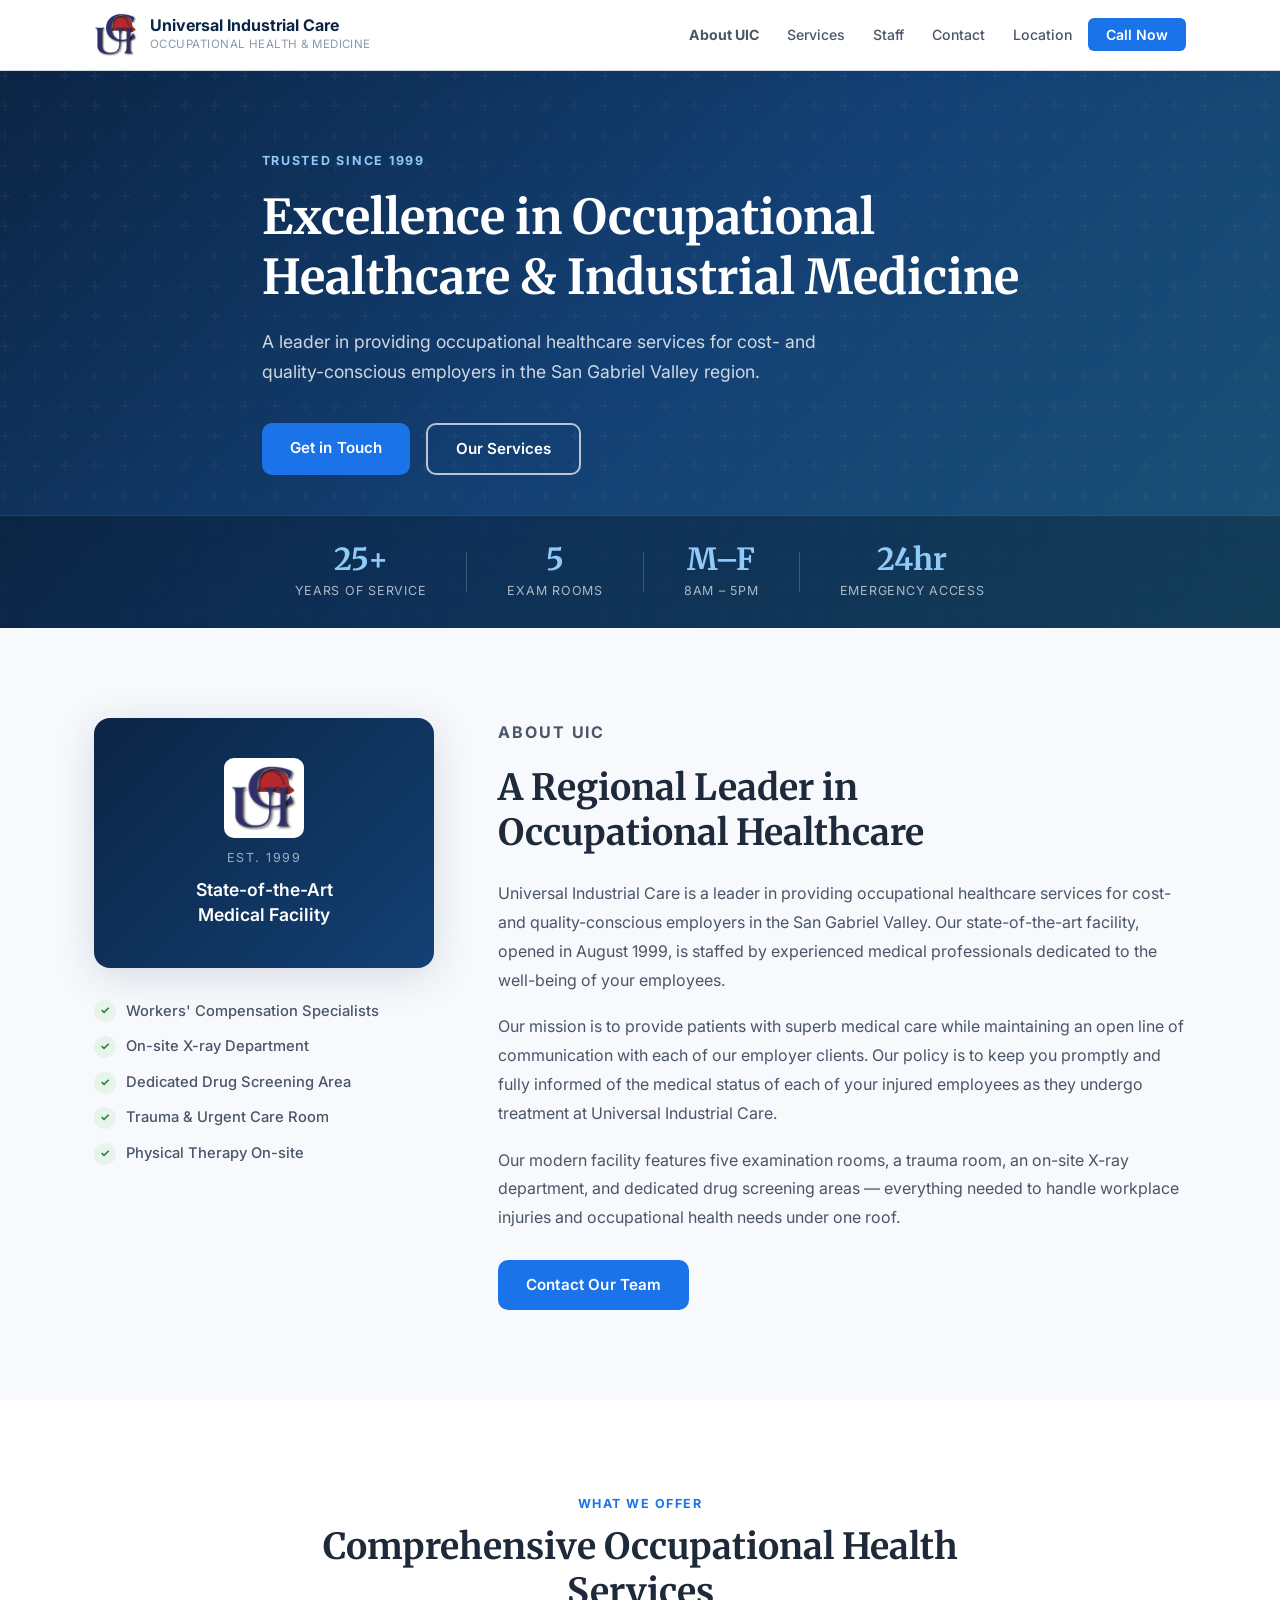
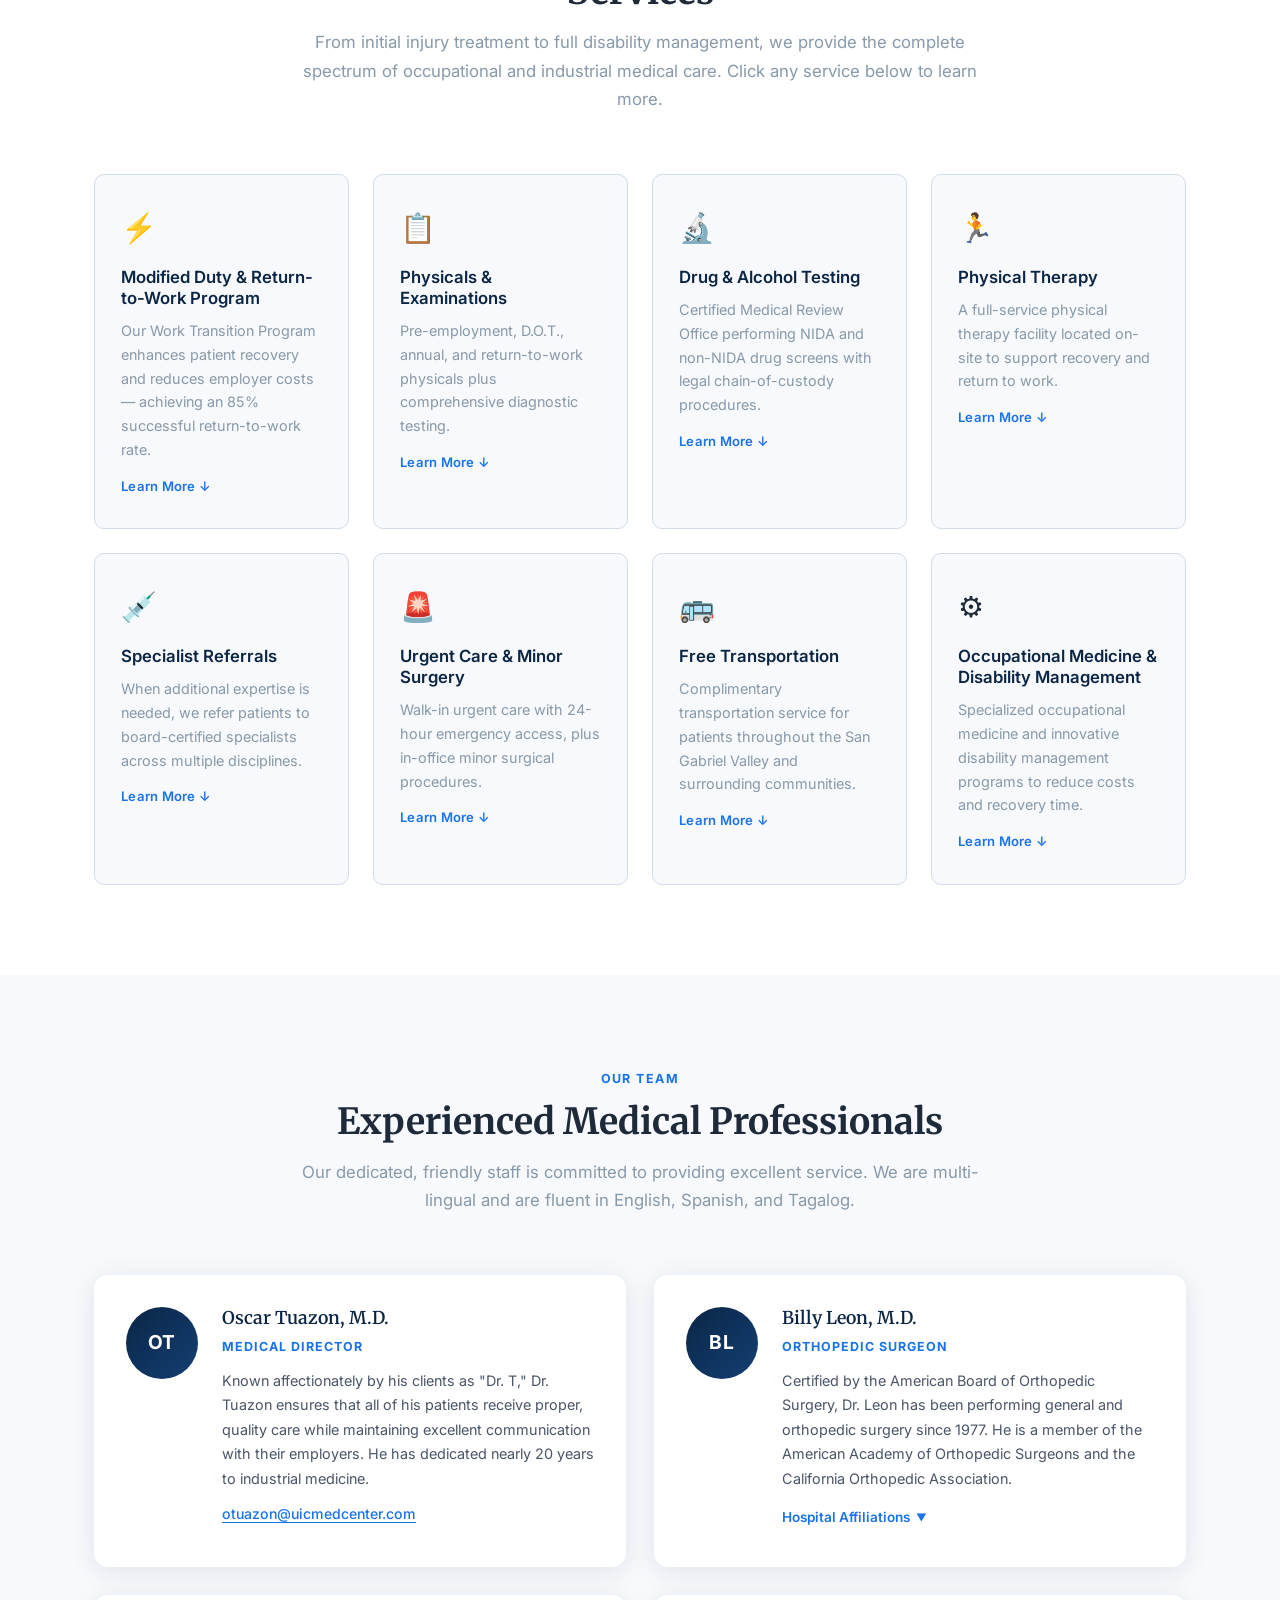
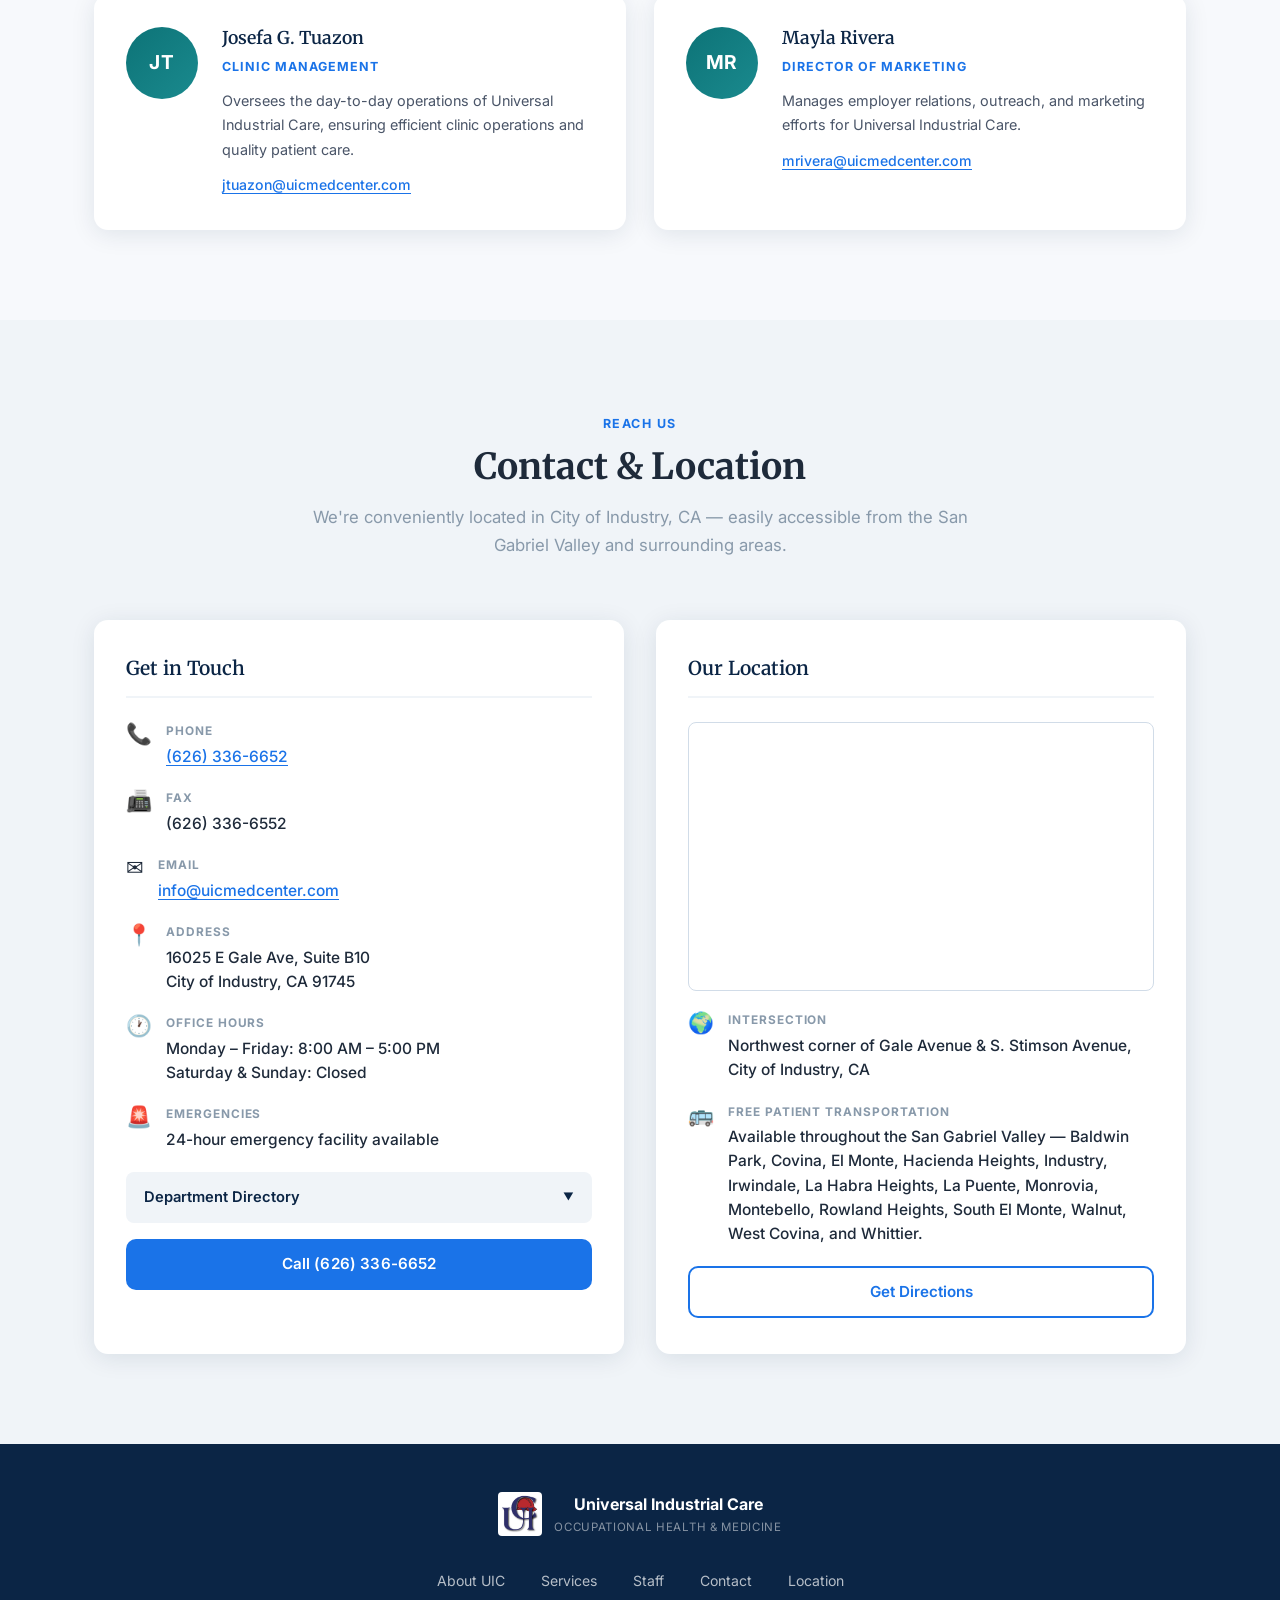
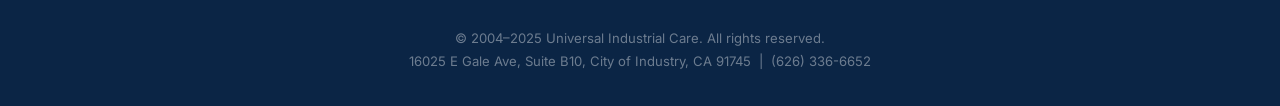
<file: uic_static1/index.html>
<!DOCTYPE html>
<html lang="en">
<head>
  <meta charset="UTF-8" />
  <meta name="viewport" content="width=device-width, initial-scale=1.0" />
  <title>Universal Industrial Care | Occupational Health Services</title>
  <link rel="stylesheet" href="styles.css" />
  <link rel="preconnect" href="https://fonts.googleapis.com" />
  <link href="https://fonts.googleapis.com/css2?family=Inter:wght@300;400;500;600;700&family=Merriweather:wght@300;400;700&display=swap" rel="stylesheet" />
</head>
<body>

  <!-- Navigation -->
  <header class="navbar">
    <div class="container nav-inner">
      <div class="logo">
        <img src="images/uic_logo.gif" alt="UIC Logo" class="logo-img" />
        <div>
          <span class="logo-name">Universal Industrial Care</span>
          <span class="logo-sub">Occupational Health &amp; Medicine</span>
        </div>
      </div>
      <nav>
        <ul class="nav-links">
          <li><a href="#about">About UIC</a></li>
          <li><a href="#services">Services</a></li>
          <li><a href="#staff">Staff</a></li>
          <li><a href="#contact">Contact</a></li>
          <li><a href="#location">Location</a></li>
          <li><a href="tel:6263366652" class="btn-nav">Call Now</a></li>
        </ul>
        <button class="hamburger" id="hamburger" aria-label="Open menu">&#9776;</button>
      </nav>
    </div>
    <div class="mobile-menu" id="mobileMenu">
      <a href="#about">About UIC</a>
      <a href="#services">Services</a>
      <a href="#staff">Staff</a>
      <a href="#contact">Contact</a>
      <a href="#location">Location</a>
      <a href="tel:6263366652" class="btn-nav-mobile">Call (626) 336-6652</a>
    </div>
  </header>

  <!-- Hero -->
  <section class="hero">
    <div class="hero-overlay"></div>
    <div class="container hero-content">
      <p class="hero-eyebrow">Trusted Since 1999</p>
      <h1>Excellence in Occupational<br />Healthcare &amp; Industrial Medicine</h1>
      <p class="hero-sub">A leader in providing occupational healthcare services for cost- and quality-conscious employers in the San Gabriel Valley region.</p>
      <div class="hero-actions">
        <a href="#contact" class="btn-primary">Get in Touch</a>
        <a href="#services" class="btn-outline">Our Services</a>
      </div>
    </div>
    <div class="hero-stats">
      <div class="container stats-row">
        <div class="stat">
          <span class="stat-number">25+</span>
          <span class="stat-label">Years of Service</span>
        </div>
        <div class="stat-divider"></div>
        <div class="stat">
          <span class="stat-number">5</span>
          <span class="stat-label">Exam Rooms</span>
        </div>
        <div class="stat-divider"></div>
        <div class="stat">
          <span class="stat-number">M&ndash;F</span>
          <span class="stat-label">8am &ndash; 5pm</span>
        </div>
        <div class="stat-divider"></div>
        <div class="stat">
          <span class="stat-number">24hr</span>
          <span class="stat-label">Emergency Access</span>
        </div>
      </div>
    </div>
  </section>

  <!-- About UIC -->
  <section class="section about" id="about">
    <div class="container about-grid">
      <div class="about-badge-col">
        <div class="about-badge">
          <img src="images/uic_logo.gif" alt="UIC Logo" class="badge-logo" />
          <span class="badge-year">Est. 1999</span>
          <span class="badge-text">State-of-the-Art<br/>Medical Facility</span>
        </div>
        <ul class="about-highlights">
          <li><span class="check">&#10003;</span> Workers' Compensation Specialists</li>
          <li><span class="check">&#10003;</span> On-site X-ray Department</li>
          <li><span class="check">&#10003;</span> Dedicated Drug Screening Area</li>
          <li><span class="check">&#10003;</span> Trauma &amp; Urgent Care Room</li>
          <li><span class="check">&#10003;</span> Physical Therapy On-site</li>
        </ul>
      </div>
      <div class="about-text">
        <p class="section-eyebrow">About UIC</p>
        <h2>A Regional Leader in<br/>Occupational Healthcare</h2>
        <p>Universal Industrial Care is a leader in providing occupational healthcare services for cost- and quality-conscious employers in the San Gabriel Valley. Our state-of-the-art facility, opened in August 1999, is staffed by experienced medical professionals dedicated to the well-being of your employees.</p>
        <p>Our mission is to provide patients with superb medical care while maintaining an open line of communication with each of our employer clients. Our policy is to keep you promptly and fully informed of the medical status of each of your injured employees as they undergo treatment at Universal Industrial Care.</p>
        <p>Our modern facility features five examination rooms, a trauma room, an on-site X-ray department, and dedicated drug screening areas &mdash; everything needed to handle workplace injuries and occupational health needs under one roof.</p>
        <a href="#contact" class="btn-primary">Contact Our Team</a>
      </div>
    </div>
  </section>

  <!-- ============================================================
       SERVICES  –  card grid + expandable detail panels
       ============================================================ -->
  <section class="section services" id="services">
    <div class="container">
      <div class="section-header">
        <p class="section-eyebrow">What We Offer</p>
        <h2>Comprehensive Occupational Health Services</h2>
        <p class="section-desc">From initial injury treatment to full disability management, we provide the complete spectrum of occupational and industrial medical care. Click any service below to learn more.</p>
      </div>

      <!-- Service cards (click to expand) -->
      <div class="services-grid">

        <!-- 1 ·  Return-to-Work -->
        <div class="service-card" data-panel="panel-rtw">
          <div class="service-icon">&#9889;</div>
          <h3>Modified Duty &amp; Return-to-Work Program</h3>
          <p>Our Work Transition Program enhances patient recovery and reduces employer costs &mdash; achieving an 85% successful return-to-work rate.</p>
          <span class="card-more">Learn More &darr;</span>
        </div>

        <!-- 2 · Physicals -->
        <div class="service-card" data-panel="panel-physicals">
          <div class="service-icon">&#128203;</div>
          <h3>Physicals &amp; Examinations</h3>
          <p>Pre-employment, D.O.T., annual, and return-to-work physicals plus comprehensive diagnostic testing.</p>
          <span class="card-more">Learn More &darr;</span>
        </div>

        <!-- 3 · Drug Testing -->
        <div class="service-card" data-panel="panel-drug">
          <div class="service-icon">&#128300;</div>
          <h3>Drug &amp; Alcohol Testing</h3>
          <p>Certified Medical Review Office performing NIDA and non-NIDA drug screens with legal chain-of-custody procedures.</p>
          <span class="card-more">Learn More &darr;</span>
        </div>

        <!-- 4 · Physical Therapy -->
        <div class="service-card" data-panel="panel-pt">
          <div class="service-icon">&#127939;</div>
          <h3>Physical Therapy</h3>
          <p>A full-service physical therapy facility located on-site to support recovery and return to work.</p>
          <span class="card-more">Learn More &darr;</span>
        </div>

        <!-- 5 · Specialist Referrals -->
        <div class="service-card" data-panel="panel-specialists">
          <div class="service-icon">&#128137;</div>
          <h3>Specialist Referrals</h3>
          <p>When additional expertise is needed, we refer patients to board-certified specialists across multiple disciplines.</p>
          <span class="card-more">Learn More &darr;</span>
        </div>

        <!-- 6 · Urgent Care / Minor Surgery -->
        <div class="service-card" data-panel="panel-urgent">
          <div class="service-icon">&#128680;</div>
          <h3>Urgent Care &amp; Minor Surgery</h3>
          <p>Walk-in urgent care with 24-hour emergency access, plus in-office minor surgical procedures.</p>
          <span class="card-more">Learn More &darr;</span>
        </div>

        <!-- 7 · Free Transportation -->
        <div class="service-card" data-panel="panel-transport">
          <div class="service-icon">&#128652;</div>
          <h3>Free Transportation</h3>
          <p>Complimentary transportation service for patients throughout the San Gabriel Valley and surrounding communities.</p>
          <span class="card-more">Learn More &darr;</span>
        </div>

        <!-- 8 · Occupational Medicine / Disability Management -->
        <div class="service-card" data-panel="panel-occ">
          <div class="service-icon">&#9881;</div>
          <h3>Occupational Medicine &amp; Disability Management</h3>
          <p>Specialized occupational medicine and innovative disability management programs to reduce costs and recovery time.</p>
          <span class="card-more">Learn More &darr;</span>
        </div>

      </div><!-- /services-grid -->

      <!-- ── Expandable detail panels (hidden by default) ── -->

      <div class="detail-panel" id="panel-rtw">
        <button class="panel-close" aria-label="Close">&times;</button>
        <h3>Modified Duty &amp; Return-to-Work Program</h3>
        <p class="panel-lead">One of our primary goals is to enhance patient recovery and reduce employer costs through our <strong>Work Transition Program</strong>. Using modified duty scheduling, we facilitate earlier workplace reintegration.</p>
        <div class="panel-cols">
          <div>
            <h4>Program Benefits</h4>
            <ul>
              <li><strong>85% successful work return rate</strong></li>
              <li>Reduced disability days</li>
              <li>Elimination of "sick role" mentality</li>
              <li>Work becomes the rehabilitation medium</li>
            </ul>
          </div>
          <div>
            <h4>How It Works</h4>
            <ul>
              <li>Focus on patient abilities, not limitations</li>
              <li>Typical 60-day program duration</li>
              <li>Safe work methods and body mechanics reinforcement</li>
              <li>Progressive work assignments aligned with recovery</li>
            </ul>
          </div>
        </div>
      </div>

      <div class="detail-panel" id="panel-physicals">
        <button class="panel-close" aria-label="Close">&times;</button>
        <h3>Physicals &amp; Examinations</h3>
        <p class="panel-lead">We offer a full range of physical examinations and diagnostic testing to meet employer and regulatory requirements.</p>
        <div class="panel-cols">
          <div>
            <h4>Physical Exam Types</h4>
            <ul>
              <li>Pre-employment physicals</li>
              <li>Basic physicals</li>
              <li>D.O.T. physicals</li>
              <li>Annual physicals</li>
              <li>Return-to-work physicals</li>
            </ul>
          </div>
          <div>
            <h4>Diagnostic Testing</h4>
            <ul>
              <li>Comprehensive vision testing</li>
              <li>Audiometric testing</li>
              <li>Spirometry (pulmonary function)</li>
              <li>EKG</li>
              <li>Respiratory fit exams</li>
              <li>Asbestos X-rays</li>
              <li>Carpal tunnel evaluation</li>
            </ul>
          </div>
        </div>
      </div>

      <div class="detail-panel" id="panel-drug">
        <button class="panel-close" aria-label="Close">&times;</button>
        <h3>Drug &amp; Alcohol Testing</h3>
        <p class="panel-lead">Our facility serves as a Certified Medical Review Office with dedicated drug screening areas and full chain-of-custody compliance.</p>
        <div class="panel-cols">
          <div>
            <h4>Drug Testing</h4>
            <ul>
              <li>NIDA drug screens</li>
              <li>Non-NIDA drug screens</li>
              <li>Legal chain-of-custody procedures</li>
              <li>Pre-employment, random, and post-incident testing</li>
              <li>Dedicated collection areas</li>
            </ul>
          </div>
          <div>
            <h4>Breath Alcohol Testing (B.A.T.)</h4>
            <ul>
              <li>Performed using Alcomonitor CC by Intoximeters</li>
              <li>Confirmed results within fifteen minutes</li>
              <li>DOT-compliant protocols</li>
            </ul>
          </div>
        </div>
      </div>

      <div class="detail-panel" id="panel-pt">
        <button class="panel-close" aria-label="Close">&times;</button>
        <h3>Physical Therapy</h3>
        <p class="panel-lead">A <strong>full-service physical therapy facility</strong> is located on-site, providing convenient access for patients undergoing rehabilitation. Our physical therapy services support recovery, restore function, and help injured workers return to work safely and efficiently.</p>
      </div>

      <div class="detail-panel" id="panel-specialists">
        <button class="panel-close" aria-label="Close">&times;</button>
        <h3>Specialist Referrals</h3>
        <p class="panel-lead">When your condition requires additional expertise, we coordinate referrals to board-certified specialists across a wide range of disciplines:</p>
        <div class="specialist-tags">
          <span class="spec-tag">General Surgery</span>
          <span class="spec-tag">Internal Medicine</span>
          <span class="spec-tag">Neurology</span>
          <span class="spec-tag">Obstetrics &amp; Gynecology</span>
          <span class="spec-tag">Ophthalmology</span>
          <span class="spec-tag">Orthopedics</span>
          <span class="spec-tag">Physical &amp; Medical Rehabilitation</span>
          <span class="spec-tag">Podiatry</span>
          <span class="spec-tag">Reconstructive Surgery</span>
        </div>
      </div>

      <div class="detail-panel" id="panel-urgent">
        <button class="panel-close" aria-label="Close">&times;</button>
        <h3>Urgent Care &amp; Minor Surgery</h3>
        <p class="panel-lead">Walk-in urgent care services are available for non-life-threatening injuries and illnesses during regular business hours, with <strong>24-hour emergency facility access</strong> for after-hours emergencies. Our physicians also perform in-office minor surgical procedures in a clean, fully equipped clinical environment.</p>
      </div>

      <div class="detail-panel" id="panel-transport">
        <button class="panel-close" aria-label="Close">&times;</button>
        <h3>Free Transportation</h3>
        <p class="panel-lead">We provide <strong>complimentary transportation</strong> for patients in the following communities:</p>
        <div class="transport-tags">
          <span class="spec-tag">Baldwin Park</span>
          <span class="spec-tag">Covina</span>
          <span class="spec-tag">El Monte</span>
          <span class="spec-tag">Hacienda Heights</span>
          <span class="spec-tag">City of Industry</span>
          <span class="spec-tag">Irwindale</span>
          <span class="spec-tag">La Habra Heights</span>
          <span class="spec-tag">La Puente</span>
          <span class="spec-tag">Monrovia</span>
          <span class="spec-tag">Montebello</span>
          <span class="spec-tag">Rowland Heights</span>
          <span class="spec-tag">South El Monte</span>
          <span class="spec-tag">Walnut</span>
          <span class="spec-tag">West Covina</span>
          <span class="spec-tag">Whittier</span>
        </div>
      </div>

      <div class="detail-panel" id="panel-occ">
        <button class="panel-close" aria-label="Close">&times;</button>
        <h3>Occupational Medicine &amp; Disability Management</h3>
        <p class="panel-lead">Our occupational medicine practice focuses on the prevention and treatment of work-related illness and injury. Paired with our innovative <strong>disability management programs</strong>, we help employers reduce costs while ensuring injured workers receive proper care and return to productive work as quickly as possible.</p>
      </div>

    </div>
  </section>

  <!-- ============================================================
       STAFF
       ============================================================ -->
  <section class="section staff-section" id="staff">
    <div class="container">
      <div class="section-header">
        <p class="section-eyebrow">Our Team</p>
        <h2>Experienced Medical Professionals</h2>
        <p class="section-desc">Our dedicated, friendly staff is committed to providing excellent service. We are multi-lingual and are fluent in English, Spanish, and Tagalog.</p>
      </div>

      <div class="staff-grid">

        <!-- Dr. Tuazon -->
        <div class="staff-card">
          <div class="staff-avatar">
            <span class="avatar-initials">OT</span>
          </div>
          <div class="staff-info">
            <h3>Oscar Tuazon, M.D.</h3>
            <span class="staff-title">Medical Director</span>
            <p>Known affectionately by his clients as "Dr. T," Dr. Tuazon ensures that all of his patients receive proper, quality care while maintaining excellent communication with their employers. He has dedicated nearly 20 years to industrial medicine.</p>
            <a href="mailto:otuazon@uicmedcenter.com" class="staff-email">otuazon@uicmedcenter.com</a>
          </div>
        </div>

        <!-- Dr. Leon -->
        <div class="staff-card">
          <div class="staff-avatar">
            <span class="avatar-initials">BL</span>
          </div>
          <div class="staff-info">
            <h3>Billy Leon, M.D.</h3>
            <span class="staff-title">Orthopedic Surgeon</span>
            <p>Certified by the American Board of Orthopedic Surgery, Dr. Leon has been performing general and orthopedic surgery since 1977. He is a member of the American Academy of Orthopedic Surgeons and the California Orthopedic Association.</p>
            <div class="staff-details-toggle" data-target="leon-details">
              <span>Hospital Affiliations</span>
              <span class="toggle-arrow">&#9660;</span>
            </div>
            <div class="staff-details" id="leon-details">
              <ul>
                <li>Glendora Community Hospital</li>
                <li>Santa Teresita Hospital, Duarte</li>
                <li>Covina Valley Community Hospital, West Covina</li>
                <li>Foothill Presbyterian Hospital, Glendora</li>
                <li>Monrovia Community Hospital</li>
              </ul>
            </div>
          </div>
        </div>

        <!-- Clinic Management -->
        <div class="staff-card">
          <div class="staff-avatar secondary">
            <span class="avatar-initials">JT</span>
          </div>
          <div class="staff-info">
            <h3>Josefa G. Tuazon</h3>
            <span class="staff-title">Clinic Management</span>
            <p>Oversees the day-to-day operations of Universal Industrial Care, ensuring efficient clinic operations and quality patient care.</p>
            <a href="mailto:jtuazon@uicmedcenter.com" class="staff-email">jtuazon@uicmedcenter.com</a>
          </div>
        </div>

        <!-- Marketing Director -->
        <div class="staff-card">
          <div class="staff-avatar secondary">
            <span class="avatar-initials">MR</span>
          </div>
          <div class="staff-info">
            <h3>Mayla Rivera</h3>
            <span class="staff-title">Director of Marketing</span>
            <p>Manages employer relations, outreach, and marketing efforts for Universal Industrial Care.</p>
            <a href="mailto:mrivera@uicmedcenter.com" class="staff-email">mrivera@uicmedcenter.com</a>
          </div>
        </div>

      </div>
    </div>
  </section>

  <!-- ============================================================
       CONTACT & LOCATION
       ============================================================ -->
  <section class="section contact-location" id="contact">
    <div class="container">
      <div class="section-header">
        <p class="section-eyebrow">Reach Us</p>
        <h2>Contact &amp; Location</h2>
        <p class="section-desc">We're conveniently located in City of Industry, CA &mdash; easily accessible from the San Gabriel Valley and surrounding areas.</p>
      </div>
      <div class="cl-grid">

        <!-- Contact Card -->
        <div class="cl-card contact-card" id="contact-info">
          <h3>Get in Touch</h3>
          <div class="contact-item">
            <span class="ci-icon">&#128222;</span>
            <div>
              <span class="ci-label">Phone</span>
              <a href="tel:6263366652" class="ci-value">(626) 336-6652</a>
            </div>
          </div>
          <div class="contact-item">
            <span class="ci-icon">&#128224;</span>
            <div>
              <span class="ci-label">Fax</span>
              <span class="ci-value">(626) 336-6552</span>
            </div>
          </div>
          <div class="contact-item">
            <span class="ci-icon">&#9993;</span>
            <div>
              <span class="ci-label">Email</span>
              <a href="mailto:info@uicmedcenter.com" class="ci-value">info@uicmedcenter.com</a>
            </div>
          </div>
          <div class="contact-item">
            <span class="ci-icon">&#128205;</span>
            <div>
              <span class="ci-label">Address</span>
              <span class="ci-value">16025 E Gale Ave, Suite B10<br/>City of Industry, CA 91745</span>
            </div>
          </div>
          <div class="contact-item">
            <span class="ci-icon">&#128336;</span>
            <div>
              <span class="ci-label">Office Hours</span>
              <span class="ci-value">Monday &ndash; Friday: 8:00 AM &ndash; 5:00 PM<br/>Saturday &amp; Sunday: Closed</span>
            </div>
          </div>
          <div class="contact-item">
            <span class="ci-icon">&#128680;</span>
            <div>
              <span class="ci-label">Emergencies</span>
              <span class="ci-value">24-hour emergency facility available</span>
            </div>
          </div>

          <!-- Department Directory Toggle -->
          <div class="dept-toggle" id="deptToggle">
            <span>Department Directory</span>
            <span class="toggle-arrow">&#9660;</span>
          </div>
          <div class="dept-directory" id="deptDirectory">
            <div class="dept-row">
              <span class="dept-name">Medical Director</span>
              <span class="dept-person">Oscar C. Tuazon, M.D.</span>
              <a href="mailto:otuazon@uicmedcenter.com" class="dept-email">otuazon@uicmedcenter.com</a>
            </div>
            <div class="dept-row">
              <span class="dept-name">Clinic Management</span>
              <span class="dept-person">Josefa G. Tuazon</span>
              <a href="mailto:jtuazon@uicmedcenter.com" class="dept-email">jtuazon@uicmedcenter.com</a>
            </div>
            <div class="dept-row">
              <span class="dept-name">Director of Marketing</span>
              <span class="dept-person">Mayla Rivera</span>
              <a href="mailto:mrivera@uicmedcenter.com" class="dept-email">mrivera@uicmedcenter.com</a>
            </div>
            <div class="dept-row">
              <span class="dept-name">Billing &amp; Collections</span>
              <span class="dept-person">Linda Bate, Sue Hartley, Delia Munoz</span>
              <a href="mailto:billing@uicmedcenter.com" class="dept-email">billing@uicmedcenter.com</a>
            </div>
            <div class="dept-row">
              <span class="dept-name">Physician Referrals</span>
              <span class="dept-person">Veronica Luna</span>
              <a href="mailto:vluna@uicmedcenter.com" class="dept-email">vluna@uicmedcenter.com</a>
            </div>
            <div class="dept-row">
              <span class="dept-name">Employer Screenings</span>
              <span class="dept-person">Bryant Reyes</span>
              <a href="mailto:screenings@uicmedcenter.com" class="dept-email">screenings@uicmedcenter.com</a>
            </div>
          </div>

          <a href="tel:6263366652" class="btn-primary full-width" style="margin-top:16px;">Call (626) 336-6652</a>
        </div>

        <!-- Location Card -->
        <div class="cl-card location-card" id="location">
          <h3>Our Location</h3>
          <div class="map-placeholder">
            <iframe
              title="UIC Location Map"
              src="https://maps.google.com/maps?q=16025+E+Gale+Ave+Ste+B10,+City+of+Industry,+CA+91745&output=embed"
              width="100%"
              height="260"
              style="border:0;border-radius:8px;"
              allowfullscreen=""
              loading="lazy"
              referrerpolicy="no-referrer-when-downgrade">
            </iframe>
          </div>
          <div class="location-detail">
            <span class="ci-icon">&#127757;</span>
            <div>
              <span class="ci-label">Intersection</span>
              <span class="ci-value">Northwest corner of Gale Avenue &amp; S. Stimson Avenue, City of Industry, CA</span>
            </div>
          </div>
          <div class="location-detail">
            <span class="ci-icon">&#128652;</span>
            <div>
              <span class="ci-label">Free Patient Transportation</span>
              <span class="ci-value">Available throughout the San Gabriel Valley &mdash; Baldwin Park, Covina, El Monte, Hacienda Heights, Industry, Irwindale, La Habra Heights, La Puente, Monrovia, Montebello, Rowland Heights, South El Monte, Walnut, West Covina, and Whittier.</span>
            </div>
          </div>
          <a
            href="https://maps.google.com/?q=16025+E+Gale+Ave+Ste+B10,+City+of+Industry,+CA+91745"
            target="_blank"
            rel="noopener noreferrer"
            class="btn-outline full-width"
            style="margin-top:16px;">
            Get Directions
          </a>
        </div>

      </div>
    </div>
  </section>

  <!-- Footer -->
  <footer class="footer">
    <div class="container footer-inner">
      <div class="footer-brand">
        <img src="images/uic_logo.gif" alt="UIC Logo" class="footer-logo" />
        <div>
          <span class="footer-name">Universal Industrial Care</span>
          <span class="footer-tag">Occupational Health &amp; Medicine</span>
        </div>
      </div>
      <div class="footer-links">
        <a href="#about">About UIC</a>
        <a href="#services">Services</a>
        <a href="#staff">Staff</a>
        <a href="#contact">Contact</a>
        <a href="#location">Location</a>
      </div>
      <div class="footer-copy">
        <p>&copy; 2004&ndash;2025 Universal Industrial Care. All rights reserved.</p>
        <p>16025 E Gale Ave, Suite B10, City of Industry, CA 91745 &nbsp;|&nbsp; (626) 336-6652</p>
      </div>
    </div>
  </footer>

  <script src="main.js"></script>
</body>
</html>
</file>
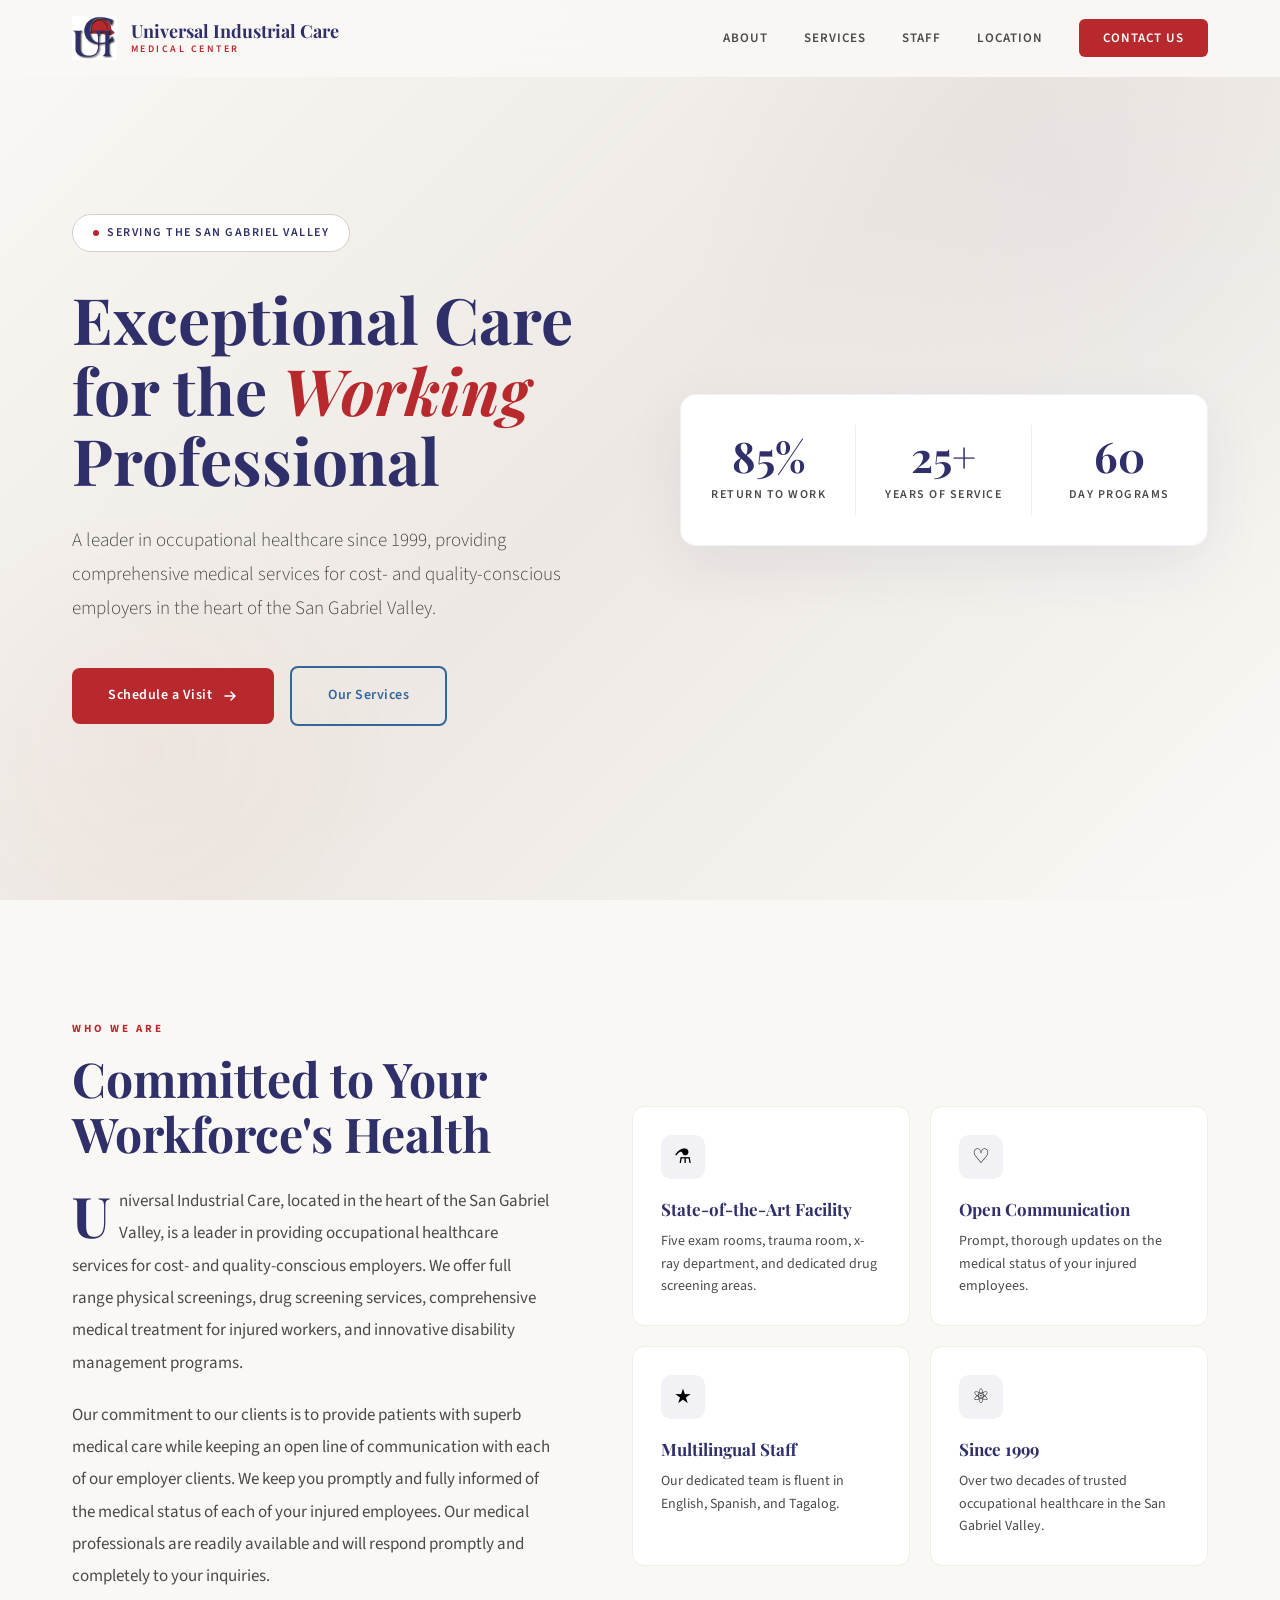
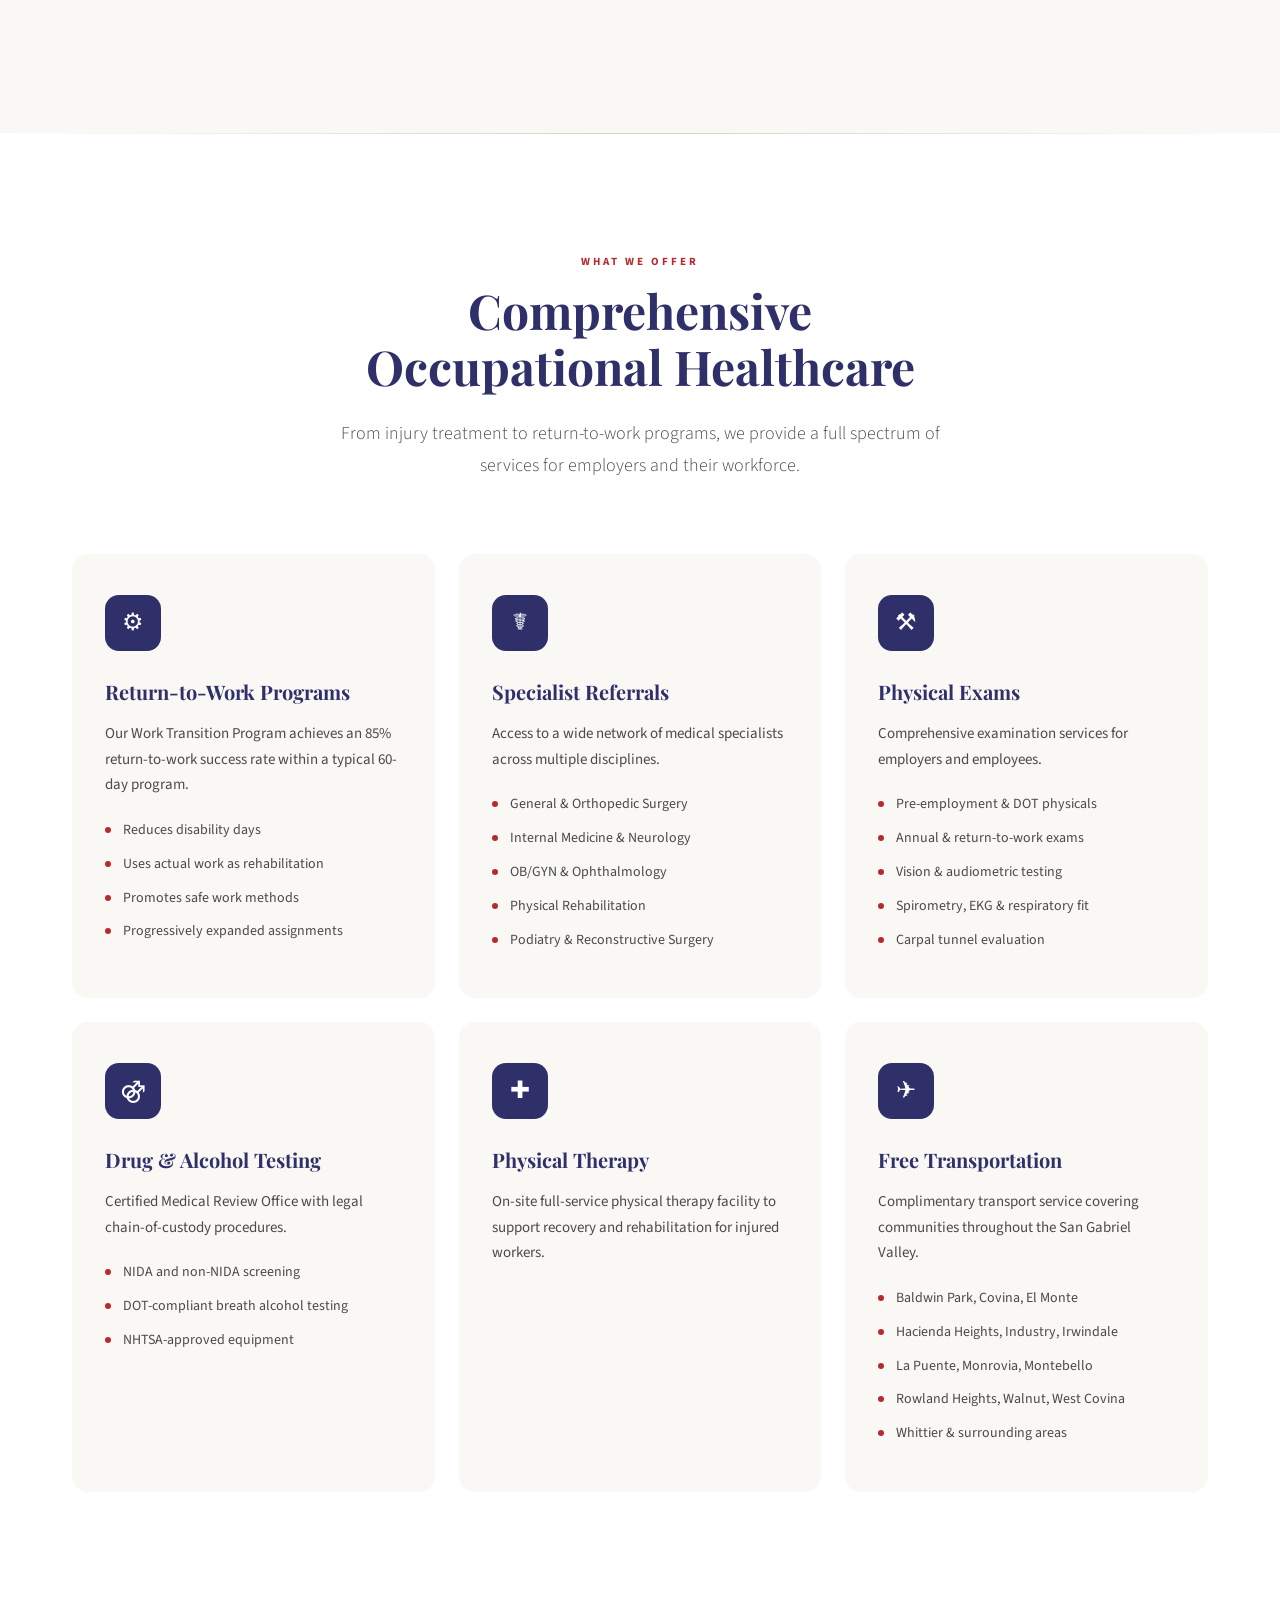
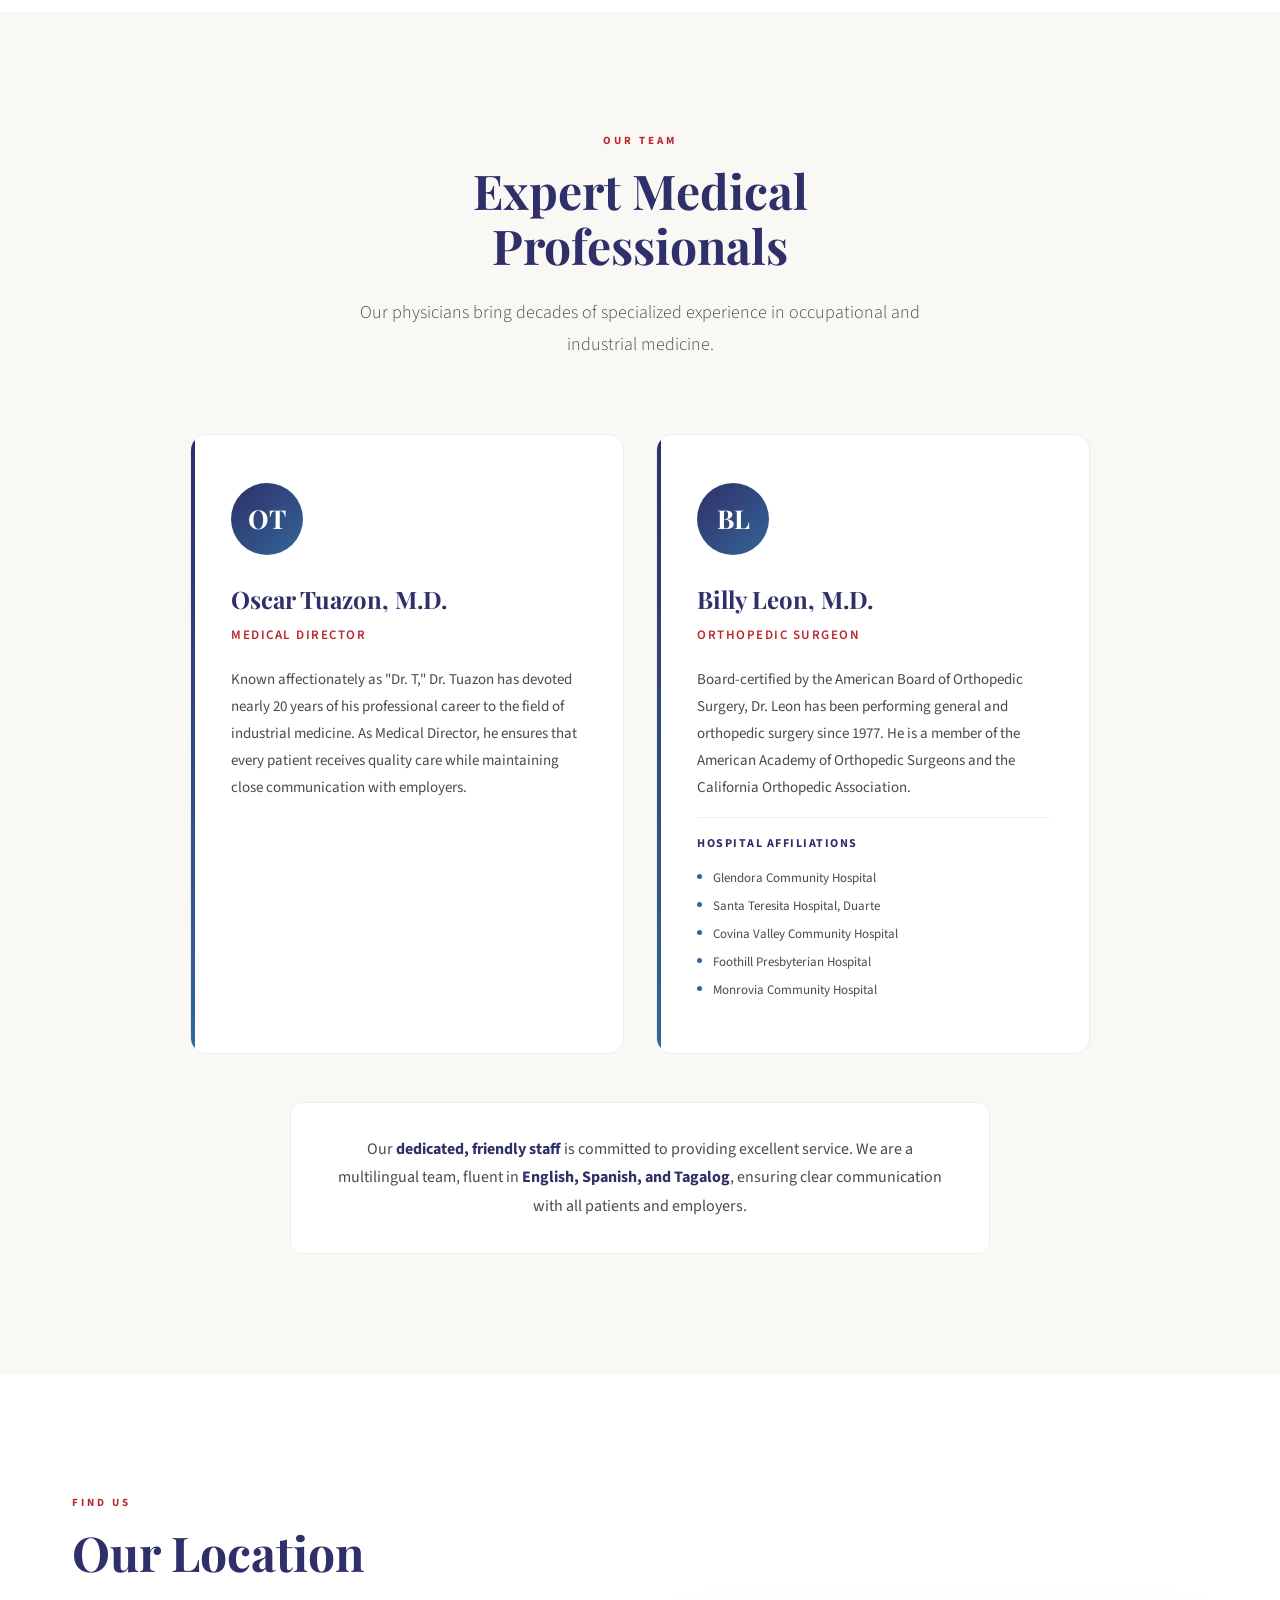
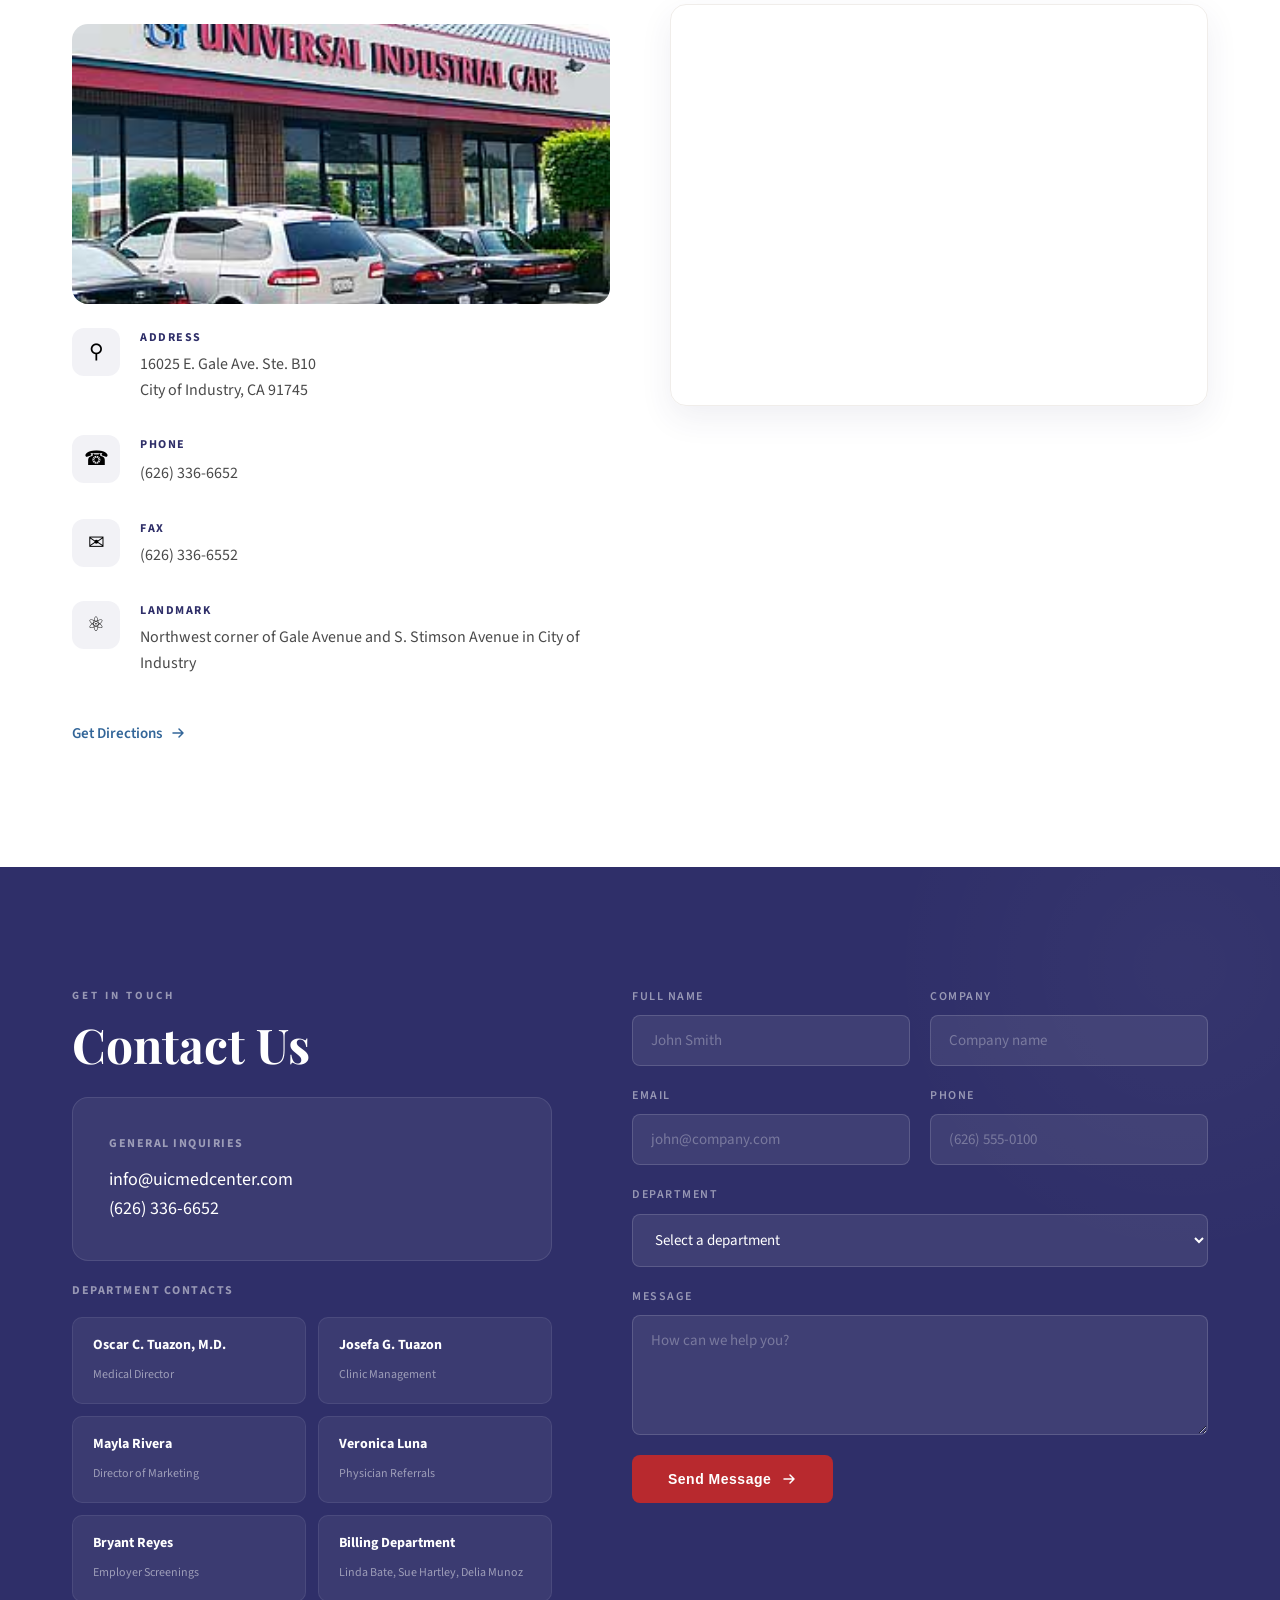
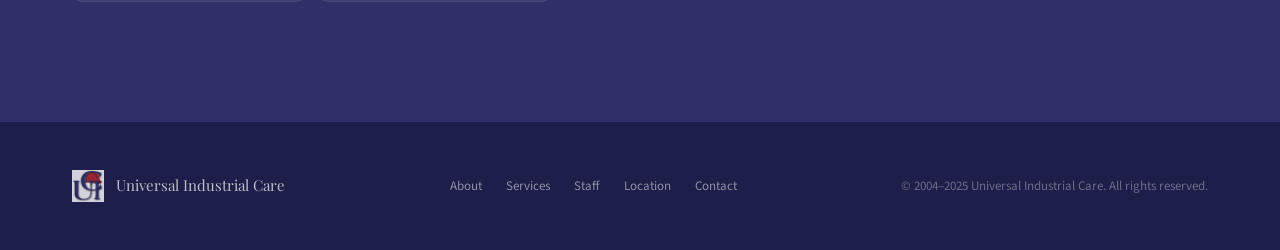
<file: uic_static2/index.html>
<!DOCTYPE html>
<html lang="en">
<head>
    <meta charset="UTF-8">
    <meta name="viewport" content="width=device-width, initial-scale=1.0">
    <title>Universal Industrial Care Medical Center</title>
    <link rel="preconnect" href="https://fonts.googleapis.com">
    <link rel="preconnect" href="https://fonts.gstatic.com" crossorigin>
    <link href="https://fonts.googleapis.com/css2?family=Playfair+Display:ital,wght@0,400;0,600;0,700;1,400&family=Source+Sans+3:wght@300;400;500;600;700&display=swap" rel="stylesheet">
    <style>
        *, *::before, *::after {
            margin: 0;
            padding: 0;
            box-sizing: border-box;
        }

        :root {
            --red: #B8292E;
            --purple: #2F2F69;
            --blue: #336699;
            --black: #000000;
            --white: #FFFFFF;
            --cream: #FAF8F5;
            --light-gray: #F0EDEA;
            --medium-gray: #D4D0CC;
            --dark-gray: #4A4A4A;
            --purple-light: rgba(47, 47, 105, 0.06);
            --font-display: 'Playfair Display', Georgia, serif;
            --font-body: 'Source Sans 3', 'Segoe UI', sans-serif;
        }

        html {
            scroll-behavior: smooth;
            scroll-padding-top: 80px;
        }

        body {
            font-family: var(--font-body);
            color: var(--black);
            background: var(--cream);
            line-height: 1.7;
            font-size: 16px;
            overflow-x: hidden;
        }

        /* ── Utility ── */
        .container {
            max-width: 1200px;
            margin: 0 auto;
            padding: 0 32px;
        }

        .section-label {
            font-family: var(--font-body);
            font-size: 11px;
            font-weight: 700;
            letter-spacing: 3px;
            text-transform: uppercase;
            color: var(--red);
            margin-bottom: 12px;
            display: block;
        }

        .section-title {
            font-family: var(--font-display);
            font-size: clamp(32px, 5vw, 48px);
            font-weight: 700;
            color: var(--purple);
            line-height: 1.15;
            margin-bottom: 24px;
        }

        .section-subtitle {
            font-size: 18px;
            font-weight: 300;
            color: var(--dark-gray);
            max-width: 600px;
            line-height: 1.8;
        }

        /* ── Animated Elements ── */
        .reveal {
            opacity: 0;
            transform: translateY(40px);
            transition: opacity 0.8s cubic-bezier(0.16, 1, 0.3, 1),
                        transform 0.8s cubic-bezier(0.16, 1, 0.3, 1);
        }

        .reveal.visible {
            opacity: 1;
            transform: translateY(0);
        }

        .reveal-delay-1 { transition-delay: 0.1s; }
        .reveal-delay-2 { transition-delay: 0.2s; }
        .reveal-delay-3 { transition-delay: 0.3s; }
        .reveal-delay-4 { transition-delay: 0.4s; }
        .reveal-delay-5 { transition-delay: 0.5s; }

        /* ── Navigation ── */
        .nav {
            position: fixed;
            top: 0;
            left: 0;
            right: 0;
            z-index: 1000;
            background: rgba(250, 248, 245, 0.92);
            backdrop-filter: blur(20px);
            -webkit-backdrop-filter: blur(20px);
            border-bottom: 1px solid transparent;
            transition: border-color 0.3s, box-shadow 0.3s;
        }

        .nav.scrolled {
            border-bottom-color: var(--medium-gray);
            box-shadow: 0 2px 20px rgba(0,0,0,0.04);
        }

        .nav-inner {
            display: flex;
            align-items: center;
            justify-content: space-between;
            height: 76px;
        }

        .nav-logo {
            display: flex;
            align-items: center;
            gap: 14px;
            text-decoration: none;
        }

        .nav-logo img {
            height: 44px;
            width: auto;
        }

        .nav-logo-text {
            font-family: var(--font-display);
            font-size: 18px;
            font-weight: 700;
            color: var(--purple);
            line-height: 1.2;
        }

        .nav-logo-text small {
            display: block;
            font-family: var(--font-body);
            font-size: 10px;
            font-weight: 600;
            letter-spacing: 2.5px;
            text-transform: uppercase;
            color: var(--red);
            margin-top: 1px;
        }

        .nav-links {
            display: flex;
            align-items: center;
            gap: 36px;
            list-style: none;
        }

        .nav-links a {
            font-size: 13px;
            font-weight: 600;
            letter-spacing: 1px;
            text-transform: uppercase;
            text-decoration: none;
            color: var(--dark-gray);
            position: relative;
            padding: 4px 0;
            transition: color 0.3s;
        }

        .nav-links a::after {
            content: '';
            position: absolute;
            bottom: -2px;
            left: 0;
            width: 0;
            height: 2px;
            background: var(--red);
            transition: width 0.3s cubic-bezier(0.16, 1, 0.3, 1);
        }

        .nav-links a:hover {
            color: var(--purple);
        }

        .nav-links a:hover::after {
            width: 100%;
        }

        .nav-cta {
            background: var(--red) !important;
            color: var(--white) !important;
            padding: 10px 24px !important;
            border-radius: 6px;
            letter-spacing: 1px !important;
            transition: background 0.3s, transform 0.2s !important;
        }

        .nav-cta::after {
            display: none !important;
        }

        .nav-cta:hover {
            background: #9A2226 !important;
            transform: translateY(-1px);
        }

        .nav-hamburger {
            display: none;
            flex-direction: column;
            gap: 5px;
            background: none;
            border: none;
            cursor: pointer;
            padding: 8px;
        }

        .nav-hamburger span {
            width: 24px;
            height: 2px;
            background: var(--purple);
            transition: transform 0.3s, opacity 0.3s;
        }

        /* ── Hero ── */
        .hero {
            min-height: 100vh;
            display: flex;
            align-items: center;
            position: relative;
            overflow: hidden;
            background: linear-gradient(135deg, var(--cream) 0%, #EDE8E3 50%, var(--cream) 100%);
        }

        .hero::before {
            content: '';
            position: absolute;
            top: -200px;
            right: -200px;
            width: 800px;
            height: 800px;
            border-radius: 50%;
            background: radial-gradient(circle, rgba(47, 47, 105, 0.04) 0%, transparent 70%);
            pointer-events: none;
        }

        .hero::after {
            content: '';
            position: absolute;
            bottom: -100px;
            left: -100px;
            width: 500px;
            height: 500px;
            border-radius: 50%;
            background: radial-gradient(circle, rgba(184, 41, 46, 0.03) 0%, transparent 70%);
            pointer-events: none;
        }

        .hero-grid {
            display: grid;
            grid-template-columns: 1fr 1fr;
            gap: 80px;
            align-items: center;
            padding: 120px 0 80px;
        }

        .hero-content {
            position: relative;
            z-index: 1;
        }

        .hero-badge {
            display: inline-flex;
            align-items: center;
            gap: 8px;
            background: var(--white);
            border: 1px solid var(--medium-gray);
            border-radius: 100px;
            padding: 8px 20px;
            font-size: 12px;
            font-weight: 600;
            letter-spacing: 1.5px;
            text-transform: uppercase;
            color: var(--purple);
            margin-bottom: 32px;
            animation: fadeSlideDown 0.8s cubic-bezier(0.16, 1, 0.3, 1) 0.2s both;
        }

        .hero-badge::before {
            content: '';
            width: 6px;
            height: 6px;
            border-radius: 50%;
            background: var(--red);
            animation: pulse-dot 2s ease-in-out infinite;
        }

        @keyframes pulse-dot {
            0%, 100% { opacity: 1; transform: scale(1); }
            50% { opacity: 0.5; transform: scale(1.3); }
        }

        .hero h1 {
            font-family: var(--font-display);
            font-size: clamp(40px, 5.5vw, 64px);
            font-weight: 700;
            color: var(--purple);
            line-height: 1.1;
            margin-bottom: 28px;
            animation: fadeSlideDown 0.8s cubic-bezier(0.16, 1, 0.3, 1) 0.35s both;
        }

        .hero h1 em {
            color: var(--red);
            font-style: italic;
        }

        .hero-description {
            font-size: 19px;
            font-weight: 300;
            color: var(--dark-gray);
            line-height: 1.8;
            max-width: 500px;
            margin-bottom: 40px;
            animation: fadeSlideDown 0.8s cubic-bezier(0.16, 1, 0.3, 1) 0.5s both;
        }

        .hero-actions {
            display: flex;
            gap: 16px;
            align-items: center;
            animation: fadeSlideDown 0.8s cubic-bezier(0.16, 1, 0.3, 1) 0.65s both;
        }

        @keyframes fadeSlideDown {
            from { opacity: 0; transform: translateY(30px); }
            to { opacity: 1; transform: translateY(0); }
        }

        .btn-primary {
            display: inline-flex;
            align-items: center;
            gap: 10px;
            background: var(--red);
            color: var(--white);
            padding: 16px 36px;
            border-radius: 8px;
            text-decoration: none;
            font-size: 14px;
            font-weight: 600;
            letter-spacing: 0.5px;
            transition: background 0.3s, transform 0.2s, box-shadow 0.3s;
            border: none;
            cursor: pointer;
        }

        .btn-primary:hover {
            background: #9A2226;
            transform: translateY(-2px);
            box-shadow: 0 8px 24px rgba(184, 41, 46, 0.25);
        }

        .btn-secondary {
            display: inline-flex;
            align-items: center;
            gap: 10px;
            background: transparent;
            color: var(--blue);
            padding: 16px 36px;
            border-radius: 8px;
            text-decoration: none;
            font-size: 14px;
            font-weight: 600;
            letter-spacing: 0.5px;
            border: 2px solid var(--blue);
            transition: background 0.3s, color 0.3s, transform 0.2s;
            cursor: pointer;
        }

        .btn-secondary:hover {
            background: var(--blue);
            color: var(--white);
            transform: translateY(-2px);
        }

        .hero-visual {
            position: relative;
            animation: fadeSlideDown 0.8s cubic-bezier(0.16, 1, 0.3, 1) 0.4s both;
        }

        .hero-stats {
            display: grid;
            grid-template-columns: repeat(3, 1fr);
            gap: 0;
            background: var(--white);
            border-radius: 16px;
            overflow: hidden;
            box-shadow: 0 20px 60px rgba(47, 47, 105, 0.08);
            border: 1px solid rgba(47, 47, 105, 0.06);
        }

        .hero-stat {
            padding: 40px 28px;
            text-align: center;
            position: relative;
        }

        .hero-stat:not(:last-child)::after {
            content: '';
            position: absolute;
            right: 0;
            top: 20%;
            height: 60%;
            width: 1px;
            background: var(--light-gray);
        }

        .hero-stat-number {
            font-family: var(--font-display);
            font-size: 42px;
            font-weight: 700;
            color: var(--purple);
            line-height: 1;
            margin-bottom: 8px;
        }

        .hero-stat-label {
            font-size: 12px;
            font-weight: 600;
            letter-spacing: 1.5px;
            text-transform: uppercase;
            color: var(--dark-gray);
        }

        /* ── About ── */
        .about {
            padding: 120px 0;
            position: relative;
        }

        .about-grid {
            display: grid;
            grid-template-columns: 1fr 1.2fr;
            gap: 80px;
            align-items: center;
        }

        .about-text p {
            font-size: 17px;
            color: var(--dark-gray);
            margin-bottom: 20px;
            line-height: 1.9;
        }

        .about-text p:first-of-type::first-letter {
            font-family: var(--font-display);
            font-size: 56px;
            font-weight: 700;
            color: var(--purple);
            float: left;
            line-height: 0.85;
            margin-right: 8px;
            margin-top: 6px;
        }

        .about-features {
            display: grid;
            grid-template-columns: 1fr 1fr;
            gap: 20px;
            margin-top: 40px;
        }

        .about-feature {
            background: var(--white);
            border: 1px solid var(--light-gray);
            border-radius: 12px;
            padding: 28px;
            transition: transform 0.3s, box-shadow 0.3s;
        }

        .about-feature:hover {
            transform: translateY(-4px);
            box-shadow: 0 12px 32px rgba(47, 47, 105, 0.06);
        }

        .about-feature-icon {
            width: 44px;
            height: 44px;
            border-radius: 10px;
            background: var(--purple-light);
            display: flex;
            align-items: center;
            justify-content: center;
            margin-bottom: 16px;
            font-size: 20px;
        }

        .about-feature h4 {
            font-family: var(--font-display);
            font-size: 17px;
            color: var(--purple);
            margin-bottom: 6px;
        }

        .about-feature p {
            font-size: 14px;
            color: var(--dark-gray);
            line-height: 1.6;
        }

        /* ── Services ── */
        .services {
            padding: 120px 0;
            background: var(--white);
            position: relative;
        }

        .services::before {
            content: '';
            position: absolute;
            top: 0;
            left: 0;
            right: 0;
            height: 1px;
            background: linear-gradient(90deg, transparent, var(--medium-gray), transparent);
        }

        .services-header {
            text-align: center;
            max-width: 650px;
            margin: 0 auto 72px;
        }

        .services-header .section-subtitle {
            margin: 0 auto;
        }

        .services-grid {
            display: grid;
            grid-template-columns: repeat(3, 1fr);
            gap: 24px;
        }

        .service-card {
            background: var(--cream);
            border-radius: 16px;
            padding: 40px 32px;
            position: relative;
            overflow: hidden;
            transition: transform 0.4s cubic-bezier(0.16, 1, 0.3, 1), box-shadow 0.4s;
            border: 1px solid transparent;
        }

        .service-card:hover {
            transform: translateY(-6px);
            box-shadow: 0 20px 48px rgba(47, 47, 105, 0.08);
            border-color: rgba(47, 47, 105, 0.08);
        }

        .service-card::before {
            content: '';
            position: absolute;
            top: 0;
            left: 0;
            right: 0;
            height: 3px;
            background: linear-gradient(90deg, var(--purple), var(--blue));
            opacity: 0;
            transition: opacity 0.3s;
        }

        .service-card:hover::before {
            opacity: 1;
        }

        .service-icon {
            width: 56px;
            height: 56px;
            border-radius: 14px;
            background: var(--purple);
            display: flex;
            align-items: center;
            justify-content: center;
            margin-bottom: 24px;
            font-size: 24px;
            color: var(--white);
            transition: transform 0.3s;
        }

        .service-card:hover .service-icon {
            transform: scale(1.05);
        }

        .service-card h3 {
            font-family: var(--font-display);
            font-size: 20px;
            color: var(--purple);
            margin-bottom: 12px;
        }

        .service-card p {
            font-size: 15px;
            color: var(--dark-gray);
            line-height: 1.7;
        }

        .service-card ul {
            list-style: none;
            margin-top: 16px;
        }

        .service-card ul li {
            font-size: 14px;
            color: var(--dark-gray);
            padding: 5px 0;
            padding-left: 18px;
            position: relative;
        }

        .service-card ul li::before {
            content: '';
            position: absolute;
            left: 0;
            top: 13px;
            width: 6px;
            height: 6px;
            border-radius: 50%;
            background: var(--red);
        }

        /* ── Staff ── */
        .staff {
            padding: 120px 0;
            background: var(--cream);
        }

        .staff-header {
            text-align: center;
            max-width: 600px;
            margin: 0 auto 72px;
        }

        .staff-header .section-subtitle {
            margin: 0 auto;
        }

        .staff-grid {
            display: grid;
            grid-template-columns: repeat(2, 1fr);
            gap: 32px;
            max-width: 900px;
            margin: 0 auto;
        }

        .staff-card {
            background: var(--white);
            border-radius: 16px;
            padding: 48px 40px;
            position: relative;
            overflow: hidden;
            border: 1px solid var(--light-gray);
            transition: transform 0.4s, box-shadow 0.4s;
        }

        .staff-card:hover {
            transform: translateY(-4px);
            box-shadow: 0 16px 40px rgba(47, 47, 105, 0.06);
        }

        .staff-card::before {
            content: '';
            position: absolute;
            top: 0;
            left: 0;
            width: 4px;
            height: 100%;
            background: linear-gradient(180deg, var(--purple), var(--blue));
        }

        .staff-avatar {
            width: 72px;
            height: 72px;
            border-radius: 50%;
            background: linear-gradient(135deg, var(--purple), var(--blue));
            display: flex;
            align-items: center;
            justify-content: center;
            margin-bottom: 24px;
            font-family: var(--font-display);
            font-size: 26px;
            font-weight: 700;
            color: var(--white);
        }

        .staff-card h3 {
            font-family: var(--font-display);
            font-size: 24px;
            color: var(--purple);
            margin-bottom: 4px;
        }

        .staff-title {
            font-size: 13px;
            font-weight: 600;
            letter-spacing: 1.5px;
            text-transform: uppercase;
            color: var(--red);
            margin-bottom: 20px;
            display: block;
        }

        .staff-card p {
            font-size: 15px;
            color: var(--dark-gray);
            line-height: 1.8;
            margin-bottom: 12px;
        }

        .staff-affiliations {
            margin-top: 16px;
            padding-top: 16px;
            border-top: 1px solid var(--light-gray);
        }

        .staff-affiliations h4 {
            font-size: 12px;
            font-weight: 700;
            letter-spacing: 1.5px;
            text-transform: uppercase;
            color: var(--purple);
            margin-bottom: 10px;
        }

        .staff-affiliations li {
            font-size: 13px;
            color: var(--dark-gray);
            padding: 3px 0 3px 16px;
            position: relative;
            list-style: none;
        }

        .staff-affiliations li::before {
            content: '';
            position: absolute;
            left: 0;
            top: 10px;
            width: 5px;
            height: 5px;
            border-radius: 50%;
            background: var(--blue);
        }

        .staff-note {
            text-align: center;
            margin-top: 48px;
            padding: 32px 40px;
            background: var(--white);
            border-radius: 12px;
            border: 1px solid var(--light-gray);
            max-width: 700px;
            margin-left: auto;
            margin-right: auto;
        }

        .staff-note p {
            font-size: 16px;
            color: var(--dark-gray);
            line-height: 1.8;
        }

        .staff-note strong {
            color: var(--purple);
        }

        /* ── Location ── */
        .location {
            padding: 120px 0;
            background: var(--white);
        }

        .location-grid {
            display: grid;
            grid-template-columns: 1fr 1fr;
            gap: 60px;
            align-items: start;
        }

        .location-info {
            padding-top: 20px;
        }

        .location-detail {
            display: flex;
            gap: 20px;
            margin-bottom: 32px;
        }

        .location-detail-icon {
            width: 48px;
            height: 48px;
            border-radius: 12px;
            background: var(--purple-light);
            display: flex;
            align-items: center;
            justify-content: center;
            flex-shrink: 0;
            font-size: 20px;
        }

        .location-detail h4 {
            font-size: 12px;
            font-weight: 700;
            letter-spacing: 1.5px;
            text-transform: uppercase;
            color: var(--purple);
            margin-bottom: 4px;
        }

        .location-detail p,
        .location-detail a {
            font-size: 16px;
            color: var(--dark-gray);
            line-height: 1.6;
            text-decoration: none;
        }

        .location-detail a:hover {
            color: var(--blue);
        }

        .location-image-wrapper {
            position: relative;
            border-radius: 16px;
            overflow: hidden;
            margin-bottom: 24px;
        }

        .location-image-wrapper img {
            width: 100%;
            height: 280px;
            object-fit: cover;
            display: block;
        }

        .location-map {
            border-radius: 16px;
            overflow: hidden;
            box-shadow: 0 12px 32px rgba(47, 47, 105, 0.08);
            border: 1px solid var(--light-gray);
        }

        .location-map iframe {
            width: 100%;
            height: 400px;
            border: none;
            display: block;
        }

        .directions-link {
            display: inline-flex;
            align-items: center;
            gap: 8px;
            color: var(--blue);
            font-weight: 600;
            font-size: 15px;
            text-decoration: none;
            margin-top: 12px;
            transition: color 0.3s;
        }

        .directions-link:hover {
            color: var(--purple);
        }

        .directions-link svg {
            transition: transform 0.3s;
        }

        .directions-link:hover svg {
            transform: translateX(4px);
        }

        /* ── Contact ── */
        .contact {
            padding: 120px 0;
            background: var(--purple);
            color: var(--white);
            position: relative;
            overflow: hidden;
        }

        .contact::before {
            content: '';
            position: absolute;
            top: -200px;
            right: -200px;
            width: 600px;
            height: 600px;
            border-radius: 50%;
            background: radial-gradient(circle, rgba(255,255,255,0.03) 0%, transparent 70%);
            pointer-events: none;
        }

        .contact .section-label {
            color: rgba(255,255,255,0.5);
        }

        .contact .section-title {
            color: var(--white);
        }

        .contact-grid {
            display: grid;
            grid-template-columns: 1fr 1.2fr;
            gap: 80px;
            align-items: start;
        }

        .contact-info-card {
            background: rgba(255,255,255,0.06);
            border: 1px solid rgba(255,255,255,0.1);
            border-radius: 16px;
            padding: 36px;
            margin-bottom: 20px;
        }

        .contact-info-card h4 {
            font-size: 12px;
            font-weight: 700;
            letter-spacing: 1.5px;
            text-transform: uppercase;
            color: rgba(255,255,255,0.5);
            margin-bottom: 12px;
        }

        .contact-info-card p,
        .contact-info-card a {
            font-size: 18px;
            color: var(--white);
            text-decoration: none;
            line-height: 1.6;
        }

        .contact-info-card a:hover {
            color: rgba(255,255,255,0.7);
        }

        .contact-form {
            display: flex;
            flex-direction: column;
            gap: 20px;
        }

        .form-row {
            display: grid;
            grid-template-columns: 1fr 1fr;
            gap: 20px;
        }

        .form-group {
            display: flex;
            flex-direction: column;
            gap: 8px;
        }

        .form-group label {
            font-size: 12px;
            font-weight: 600;
            letter-spacing: 1.5px;
            text-transform: uppercase;
            color: rgba(255,255,255,0.5);
        }

        .form-group input,
        .form-group textarea,
        .form-group select {
            background: rgba(255,255,255,0.08);
            border: 1px solid rgba(255,255,255,0.15);
            border-radius: 8px;
            padding: 14px 18px;
            font-family: var(--font-body);
            font-size: 15px;
            color: var(--white);
            transition: border-color 0.3s, background 0.3s;
            outline: none;
        }

        .form-group input::placeholder,
        .form-group textarea::placeholder {
            color: rgba(255,255,255,0.3);
        }

        .form-group input:focus,
        .form-group textarea:focus,
        .form-group select:focus {
            border-color: rgba(255,255,255,0.4);
            background: rgba(255,255,255,0.12);
        }

        .form-group textarea {
            resize: vertical;
            min-height: 120px;
        }

        .form-group select option {
            background: var(--purple);
            color: var(--white);
        }

        .contact-team {
            margin-top: 20px;
        }

        .contact-team h4 {
            font-size: 12px;
            font-weight: 700;
            letter-spacing: 1.5px;
            text-transform: uppercase;
            color: rgba(255,255,255,0.5);
            margin-bottom: 16px;
        }

        .contact-team-grid {
            display: grid;
            grid-template-columns: 1fr 1fr;
            gap: 12px;
        }

        .contact-person {
            background: rgba(255,255,255,0.06);
            border: 1px solid rgba(255,255,255,0.08);
            border-radius: 10px;
            padding: 16px 20px;
        }

        .contact-person strong {
            display: block;
            font-size: 14px;
            color: var(--white);
            margin-bottom: 2px;
        }

        .contact-person span {
            font-size: 12px;
            color: rgba(255,255,255,0.5);
        }

        /* ── Footer ── */
        .footer {
            background: #1E1E4A;
            padding: 48px 0;
        }

        .footer-inner {
            display: flex;
            align-items: center;
            justify-content: space-between;
        }

        .footer-logo {
            display: flex;
            align-items: center;
            gap: 12px;
        }

        .footer-logo img {
            height: 32px;
            opacity: 0.8;
        }

        .footer-logo span {
            font-family: var(--font-display);
            font-size: 15px;
            color: rgba(255,255,255,0.7);
        }

        .footer-copy {
            font-size: 13px;
            color: rgba(255,255,255,0.35);
        }

        .footer-links {
            display: flex;
            gap: 24px;
            list-style: none;
        }

        .footer-links a {
            font-size: 13px;
            color: rgba(255,255,255,0.5);
            text-decoration: none;
            transition: color 0.3s;
        }

        .footer-links a:hover {
            color: rgba(255,255,255,0.85);
        }

        /* ── Responsive ── */
        @media (max-width: 1024px) {
            .hero-grid {
                gap: 48px;
            }

            .about-grid,
            .location-grid,
            .contact-grid {
                gap: 48px;
            }

            .services-grid {
                grid-template-columns: repeat(2, 1fr);
            }
        }

        @media (max-width: 768px) {
            .container {
                padding: 0 20px;
            }

            .nav-links {
                display: none;
                position: absolute;
                top: 76px;
                left: 0;
                right: 0;
                background: var(--cream);
                flex-direction: column;
                padding: 24px;
                gap: 20px;
                border-bottom: 1px solid var(--medium-gray);
                box-shadow: 0 12px 24px rgba(0,0,0,0.06);
            }

            .nav-links.open {
                display: flex;
            }

            .nav-hamburger {
                display: flex;
            }

            .hero-grid {
                grid-template-columns: 1fr;
                gap: 48px;
                padding: 100px 0 60px;
            }

            .hero-stat-number {
                font-size: 32px;
            }

            .about-grid,
            .location-grid,
            .contact-grid {
                grid-template-columns: 1fr;
            }

            .about-features {
                grid-template-columns: 1fr;
            }

            .services-grid {
                grid-template-columns: 1fr;
            }

            .staff-grid {
                grid-template-columns: 1fr;
            }

            .form-row {
                grid-template-columns: 1fr;
            }

            .contact-team-grid {
                grid-template-columns: 1fr;
            }

            .footer-inner {
                flex-direction: column;
                gap: 20px;
                text-align: center;
            }

            .footer-links {
                flex-wrap: wrap;
                justify-content: center;
            }
        }
    </style>
</head>
<body>

    <!-- Navigation -->
    <nav class="nav" id="nav">
        <div class="container nav-inner">
            <a href="#" class="nav-logo">
                <img src="uic_logo.gif" alt="UIC Logo">
                <div class="nav-logo-text">
                    Universal Industrial Care
                    <small>Medical Center</small>
                </div>
            </a>
            <ul class="nav-links" id="navLinks">
                <li><a href="#about">About</a></li>
                <li><a href="#services">Services</a></li>
                <li><a href="#staff">Staff</a></li>
                <li><a href="#location">Location</a></li>
                <li><a href="#contact" class="nav-cta">Contact Us</a></li>
            </ul>
            <button class="nav-hamburger" id="navToggle" aria-label="Toggle navigation">
                <span></span>
                <span></span>
                <span></span>
            </button>
        </div>
    </nav>

    <!-- Hero -->
    <section class="hero" id="hero">
        <div class="container">
            <div class="hero-grid">
                <div class="hero-content">
                    <div class="hero-badge">Serving the San Gabriel Valley</div>
                    <h1>Exceptional Care for the <em>Working</em> Professional</h1>
                    <p class="hero-description">
                        A leader in occupational healthcare since 1999, providing comprehensive medical services for cost- and quality-conscious employers in the heart of the San Gabriel Valley.
                    </p>
                    <div class="hero-actions">
                        <a href="#contact" class="btn-primary">
                            Schedule a Visit
                            <svg width="16" height="16" viewBox="0 0 16 16" fill="none"><path d="M3 8h10M9 4l4 4-4 4" stroke="currentColor" stroke-width="1.5" stroke-linecap="round" stroke-linejoin="round"/></svg>
                        </a>
                        <a href="#services" class="btn-secondary">Our Services</a>
                    </div>
                </div>
                <div class="hero-visual">
                    <div class="hero-stats">
                        <div class="hero-stat">
                            <div class="hero-stat-number">85%</div>
                            <div class="hero-stat-label">Return to Work</div>
                        </div>
                        <div class="hero-stat">
                            <div class="hero-stat-number">25+</div>
                            <div class="hero-stat-label">Years of Service</div>
                        </div>
                        <div class="hero-stat">
                            <div class="hero-stat-number">60</div>
                            <div class="hero-stat-label">Day Programs</div>
                        </div>
                    </div>
                </div>
            </div>
        </div>
    </section>

    <!-- About -->
    <section class="about" id="about">
        <div class="container">
            <div class="about-grid">
                <div class="about-text reveal">
                    <span class="section-label">Who We Are</span>
                    <h2 class="section-title">Committed to Your Workforce's Health</h2>
                    <p>
                        Universal Industrial Care, located in the heart of the San Gabriel Valley, is a leader in providing occupational healthcare services for cost- and quality-conscious employers. We offer full range physical screenings, drug screening services, comprehensive medical treatment for injured workers, and innovative disability management programs.
                    </p>
                    <p>
                        Our commitment to our clients is to provide patients with superb medical care while keeping an open line of communication with each of our employer clients. We keep you promptly and fully informed of the medical status of each of your injured employees. Our medical professionals are readily available and will respond promptly and completely to your inquiries.
                    </p>
                </div>
                <div class="about-features">
                    <div class="about-feature reveal reveal-delay-1">
                        <div class="about-feature-icon">&#9879;</div>
                        <h4>State-of-the-Art Facility</h4>
                        <p>Five exam rooms, trauma room, x-ray department, and dedicated drug screening areas.</p>
                    </div>
                    <div class="about-feature reveal reveal-delay-2">
                        <div class="about-feature-icon">&#9825;</div>
                        <h4>Open Communication</h4>
                        <p>Prompt, thorough updates on the medical status of your injured employees.</p>
                    </div>
                    <div class="about-feature reveal reveal-delay-3">
                        <div class="about-feature-icon">&#9733;</div>
                        <h4>Multilingual Staff</h4>
                        <p>Our dedicated team is fluent in English, Spanish, and Tagalog.</p>
                    </div>
                    <div class="about-feature reveal reveal-delay-4">
                        <div class="about-feature-icon">&#9883;</div>
                        <h4>Since 1999</h4>
                        <p>Over two decades of trusted occupational healthcare in the San Gabriel Valley.</p>
                    </div>
                </div>
            </div>
        </div>
    </section>

    <!-- Services -->
    <section class="services" id="services">
        <div class="container">
            <div class="services-header reveal">
                <span class="section-label">What We Offer</span>
                <h2 class="section-title">Comprehensive Occupational Healthcare</h2>
                <p class="section-subtitle">From injury treatment to return-to-work programs, we provide a full spectrum of services for employers and their workforce.</p>
            </div>
            <div class="services-grid">
                <div class="service-card reveal reveal-delay-1">
                    <div class="service-icon">&#9881;</div>
                    <h3>Return-to-Work Programs</h3>
                    <p>Our Work Transition Program achieves an 85% return-to-work success rate within a typical 60-day program.</p>
                    <ul>
                        <li>Reduces disability days</li>
                        <li>Uses actual work as rehabilitation</li>
                        <li>Promotes safe work methods</li>
                        <li>Progressively expanded assignments</li>
                    </ul>
                </div>
                <div class="service-card reveal reveal-delay-2">
                    <div class="service-icon">&#9764;</div>
                    <h3>Specialist Referrals</h3>
                    <p>Access to a wide network of medical specialists across multiple disciplines.</p>
                    <ul>
                        <li>General &amp; Orthopedic Surgery</li>
                        <li>Internal Medicine &amp; Neurology</li>
                        <li>OB/GYN &amp; Ophthalmology</li>
                        <li>Physical Rehabilitation</li>
                        <li>Podiatry &amp; Reconstructive Surgery</li>
                    </ul>
                </div>
                <div class="service-card reveal reveal-delay-3">
                    <div class="service-icon">&#9874;</div>
                    <h3>Physical Exams</h3>
                    <p>Comprehensive examination services for employers and employees.</p>
                    <ul>
                        <li>Pre-employment &amp; DOT physicals</li>
                        <li>Annual &amp; return-to-work exams</li>
                        <li>Vision &amp; audiometric testing</li>
                        <li>Spirometry, EKG &amp; respiratory fit</li>
                        <li>Carpal tunnel evaluation</li>
                    </ul>
                </div>
                <div class="service-card reveal reveal-delay-1">
                    <div class="service-icon">&#9891;</div>
                    <h3>Drug &amp; Alcohol Testing</h3>
                    <p>Certified Medical Review Office with legal chain-of-custody procedures.</p>
                    <ul>
                        <li>NIDA and non-NIDA screening</li>
                        <li>DOT-compliant breath alcohol testing</li>
                        <li>NHTSA-approved equipment</li>
                    </ul>
                </div>
                <div class="service-card reveal reveal-delay-2">
                    <div class="service-icon">&#10010;</div>
                    <h3>Physical Therapy</h3>
                    <p>On-site full-service physical therapy facility to support recovery and rehabilitation for injured workers.</p>
                </div>
                <div class="service-card reveal reveal-delay-3">
                    <div class="service-icon">&#9992;</div>
                    <h3>Free Transportation</h3>
                    <p>Complimentary transport service covering communities throughout the San Gabriel Valley.</p>
                    <ul>
                        <li>Baldwin Park, Covina, El Monte</li>
                        <li>Hacienda Heights, Industry, Irwindale</li>
                        <li>La Puente, Monrovia, Montebello</li>
                        <li>Rowland Heights, Walnut, West Covina</li>
                        <li>Whittier &amp; surrounding areas</li>
                    </ul>
                </div>
            </div>
        </div>
    </section>

    <!-- Staff -->
    <section class="staff" id="staff">
        <div class="container">
            <div class="staff-header reveal">
                <span class="section-label">Our Team</span>
                <h2 class="section-title">Expert Medical Professionals</h2>
                <p class="section-subtitle">Our physicians bring decades of specialized experience in occupational and industrial medicine.</p>
            </div>
            <div class="staff-grid">
                <div class="staff-card reveal reveal-delay-1">
                    <div class="staff-avatar">OT</div>
                    <h3>Oscar Tuazon, M.D.</h3>
                    <span class="staff-title">Medical Director</span>
                    <p>
                        Known affectionately as "Dr. T," Dr. Tuazon has devoted nearly 20 years of his professional career to the field of industrial medicine. As Medical Director, he ensures that every patient receives quality care while maintaining close communication with employers.
                    </p>
                </div>
                <div class="staff-card reveal reveal-delay-2">
                    <div class="staff-avatar">BL</div>
                    <h3>Billy Leon, M.D.</h3>
                    <span class="staff-title">Orthopedic Surgeon</span>
                    <p>
                        Board-certified by the American Board of Orthopedic Surgery, Dr. Leon has been performing general and orthopedic surgery since 1977. He is a member of the American Academy of Orthopedic Surgeons and the California Orthopedic Association.
                    </p>
                    <div class="staff-affiliations">
                        <h4>Hospital Affiliations</h4>
                        <ul>
                            <li>Glendora Community Hospital</li>
                            <li>Santa Teresita Hospital, Duarte</li>
                            <li>Covina Valley Community Hospital</li>
                            <li>Foothill Presbyterian Hospital</li>
                            <li>Monrovia Community Hospital</li>
                        </ul>
                    </div>
                </div>
            </div>
            <div class="staff-note reveal">
                <p>Our <strong>dedicated, friendly staff</strong> is committed to providing excellent service. We are a multilingual team, fluent in <strong>English, Spanish, and Tagalog</strong>, ensuring clear communication with all patients and employers.</p>
            </div>
        </div>
    </section>

    <!-- Location -->
    <section class="location" id="location">
        <div class="container">
            <div class="reveal">
                <span class="section-label">Find Us</span>
                <h2 class="section-title">Our Location</h2>
            </div>
            <div class="location-grid">
                <div class="location-info reveal reveal-delay-1">
                    <div class="location-image-wrapper">
                        <img src="clinic.jpg" alt="Universal Industrial Care clinic facility">
                    </div>
                    <div class="location-detail">
                        <div class="location-detail-icon">&#9906;</div>
                        <div>
                            <h4>Address</h4>
                            <p>16025 E. Gale Ave. Ste. B10<br>City of Industry, CA 91745</p>
                        </div>
                    </div>
                    <div class="location-detail">
                        <div class="location-detail-icon">&#9742;</div>
                        <div>
                            <h4>Phone</h4>
                            <a href="tel:6263366652">(626) 336-6652</a>
                        </div>
                    </div>
                    <div class="location-detail">
                        <div class="location-detail-icon">&#9993;</div>
                        <div>
                            <h4>Fax</h4>
                            <p>(626) 336-6552</p>
                        </div>
                    </div>
                    <div class="location-detail">
                        <div class="location-detail-icon">&#9883;</div>
                        <div>
                            <h4>Landmark</h4>
                            <p>Northwest corner of Gale Avenue and S. Stimson Avenue in City of Industry</p>
                        </div>
                    </div>
                    <a href="https://www.google.com/maps/dir//16025+E+Gale+Ave+Ste+B10,+City+of+Industry,+CA+91745" target="_blank" rel="noopener" class="directions-link">
                        Get Directions
                        <svg width="16" height="16" viewBox="0 0 16 16" fill="none"><path d="M3 8h10M9 4l4 4-4 4" stroke="currentColor" stroke-width="1.5" stroke-linecap="round" stroke-linejoin="round"/></svg>
                    </a>
                </div>
                <div class="reveal reveal-delay-2">
                    <div class="location-map">
                        <iframe
                            src="https://www.google.com/maps/embed?pb=!1m18!1m12!1m3!1d3305.5!2d-117.9395!3d34.0245!2m3!1f0!2f0!3f0!3m2!1i1024!2i768!4f13.1!3m3!1m2!1s0x80c2d4e0e5a0b5e7%3A0x9a0c0a0b0c0d0e0f!2s16025+E+Gale+Ave+%23B10%2C+City+of+Industry%2C+CA+91745!5e0!3m2!1sen!1sus!4v1700000000000!5m2!1sen!1sus"
                            allowfullscreen=""
                            loading="lazy"
                            referrerpolicy="no-referrer-when-downgrade"
                            title="Universal Industrial Care Location">
                        </iframe>
                    </div>
                </div>
            </div>
        </div>
    </section>

    <!-- Contact -->
    <section class="contact" id="contact">
        <div class="container">
            <div class="contact-grid">
                <div class="reveal">
                    <span class="section-label">Get in Touch</span>
                    <h2 class="section-title">Contact Us</h2>
                    <div class="contact-info-card">
                        <h4>General Inquiries</h4>
                        <p><a href="mailto:info@uicmedcenter.com">info@uicmedcenter.com</a></p>
                        <p><a href="tel:6263366652">(626) 336-6652</a></p>
                    </div>
                    <div class="contact-team">
                        <h4>Department Contacts</h4>
                        <div class="contact-team-grid">
                            <div class="contact-person">
                                <strong>Oscar C. Tuazon, M.D.</strong>
                                <span>Medical Director</span>
                            </div>
                            <div class="contact-person">
                                <strong>Josefa G. Tuazon</strong>
                                <span>Clinic Management</span>
                            </div>
                            <div class="contact-person">
                                <strong>Mayla Rivera</strong>
                                <span>Director of Marketing</span>
                            </div>
                            <div class="contact-person">
                                <strong>Veronica Luna</strong>
                                <span>Physician Referrals</span>
                            </div>
                            <div class="contact-person">
                                <strong>Bryant Reyes</strong>
                                <span>Employer Screenings</span>
                            </div>
                            <div class="contact-person">
                                <strong>Billing Department</strong>
                                <span>Linda Bate, Sue Hartley, Delia Munoz</span>
                            </div>
                        </div>
                    </div>
                </div>
                <div class="reveal reveal-delay-2">
                    <form class="contact-form" onsubmit="handleSubmit(event)">
                        <div class="form-row">
                            <div class="form-group">
                                <label for="name">Full Name</label>
                                <input type="text" id="name" placeholder="John Smith" required>
                            </div>
                            <div class="form-group">
                                <label for="company">Company</label>
                                <input type="text" id="company" placeholder="Company name">
                            </div>
                        </div>
                        <div class="form-row">
                            <div class="form-group">
                                <label for="email">Email</label>
                                <input type="email" id="email" placeholder="john@company.com" required>
                            </div>
                            <div class="form-group">
                                <label for="phone">Phone</label>
                                <input type="tel" id="phone" placeholder="(626) 555-0100">
                            </div>
                        </div>
                        <div class="form-group">
                            <label for="department">Department</label>
                            <select id="department">
                                <option value="">Select a department</option>
                                <option value="general">General Inquiries</option>
                                <option value="medical">Medical Director</option>
                                <option value="referrals">Physician Referrals</option>
                                <option value="screenings">Employer Screenings</option>
                                <option value="billing">Billing &amp; Collections</option>
                                <option value="marketing">Marketing</option>
                            </select>
                        </div>
                        <div class="form-group">
                            <label for="message">Message</label>
                            <textarea id="message" placeholder="How can we help you?" required></textarea>
                        </div>
                        <button type="submit" class="btn-primary" style="align-self: flex-start;">
                            Send Message
                            <svg width="16" height="16" viewBox="0 0 16 16" fill="none"><path d="M3 8h10M9 4l4 4-4 4" stroke="currentColor" stroke-width="1.5" stroke-linecap="round" stroke-linejoin="round"/></svg>
                        </button>
                    </form>
                </div>
            </div>
        </div>
    </section>

    <!-- Footer -->
    <footer class="footer">
        <div class="container footer-inner">
            <div class="footer-logo">
                <img src="uic_logo.gif" alt="UIC Logo">
                <span>Universal Industrial Care</span>
            </div>
            <ul class="footer-links">
                <li><a href="#about">About</a></li>
                <li><a href="#services">Services</a></li>
                <li><a href="#staff">Staff</a></li>
                <li><a href="#location">Location</a></li>
                <li><a href="#contact">Contact</a></li>
            </ul>
            <p class="footer-copy">&copy; 2004&ndash;2025 Universal Industrial Care. All rights reserved.</p>
        </div>
    </footer>

    <script>
        // Navigation scroll effect
        const nav = document.getElementById('nav');
        window.addEventListener('scroll', () => {
            nav.classList.toggle('scrolled', window.scrollY > 20);
        });

        // Mobile navigation toggle
        const navToggle = document.getElementById('navToggle');
        const navLinks = document.getElementById('navLinks');
        navToggle.addEventListener('click', () => {
            navLinks.classList.toggle('open');
            const spans = navToggle.querySelectorAll('span');
            if (navLinks.classList.contains('open')) {
                spans[0].style.transform = 'rotate(45deg) translate(5px, 5px)';
                spans[1].style.opacity = '0';
                spans[2].style.transform = 'rotate(-45deg) translate(5px, -5px)';
            } else {
                spans[0].style.transform = '';
                spans[1].style.opacity = '';
                spans[2].style.transform = '';
            }
        });

        // Close mobile nav on link click
        navLinks.querySelectorAll('a').forEach(link => {
            link.addEventListener('click', () => {
                navLinks.classList.remove('open');
                const spans = navToggle.querySelectorAll('span');
                spans[0].style.transform = '';
                spans[1].style.opacity = '';
                spans[2].style.transform = '';
            });
        });

        // Scroll reveal animation
        const revealElements = document.querySelectorAll('.reveal');
        const observer = new IntersectionObserver((entries) => {
            entries.forEach(entry => {
                if (entry.isIntersecting) {
                    entry.target.classList.add('visible');
                }
            });
        }, { threshold: 0.1, rootMargin: '0px 0px -60px 0px' });

        revealElements.forEach(el => observer.observe(el));

        // Form handler
        function handleSubmit(e) {
            e.preventDefault();
            const btn = e.target.querySelector('button[type="submit"]');
            const originalHTML = btn.innerHTML;
            btn.innerHTML = 'Message Sent &#10003;';
            btn.style.background = '#2E7D32';
            setTimeout(() => {
                btn.innerHTML = originalHTML;
                btn.style.background = '';
                e.target.reset();
            }, 3000);
        }
    </script>
</body>
</html>
</file>
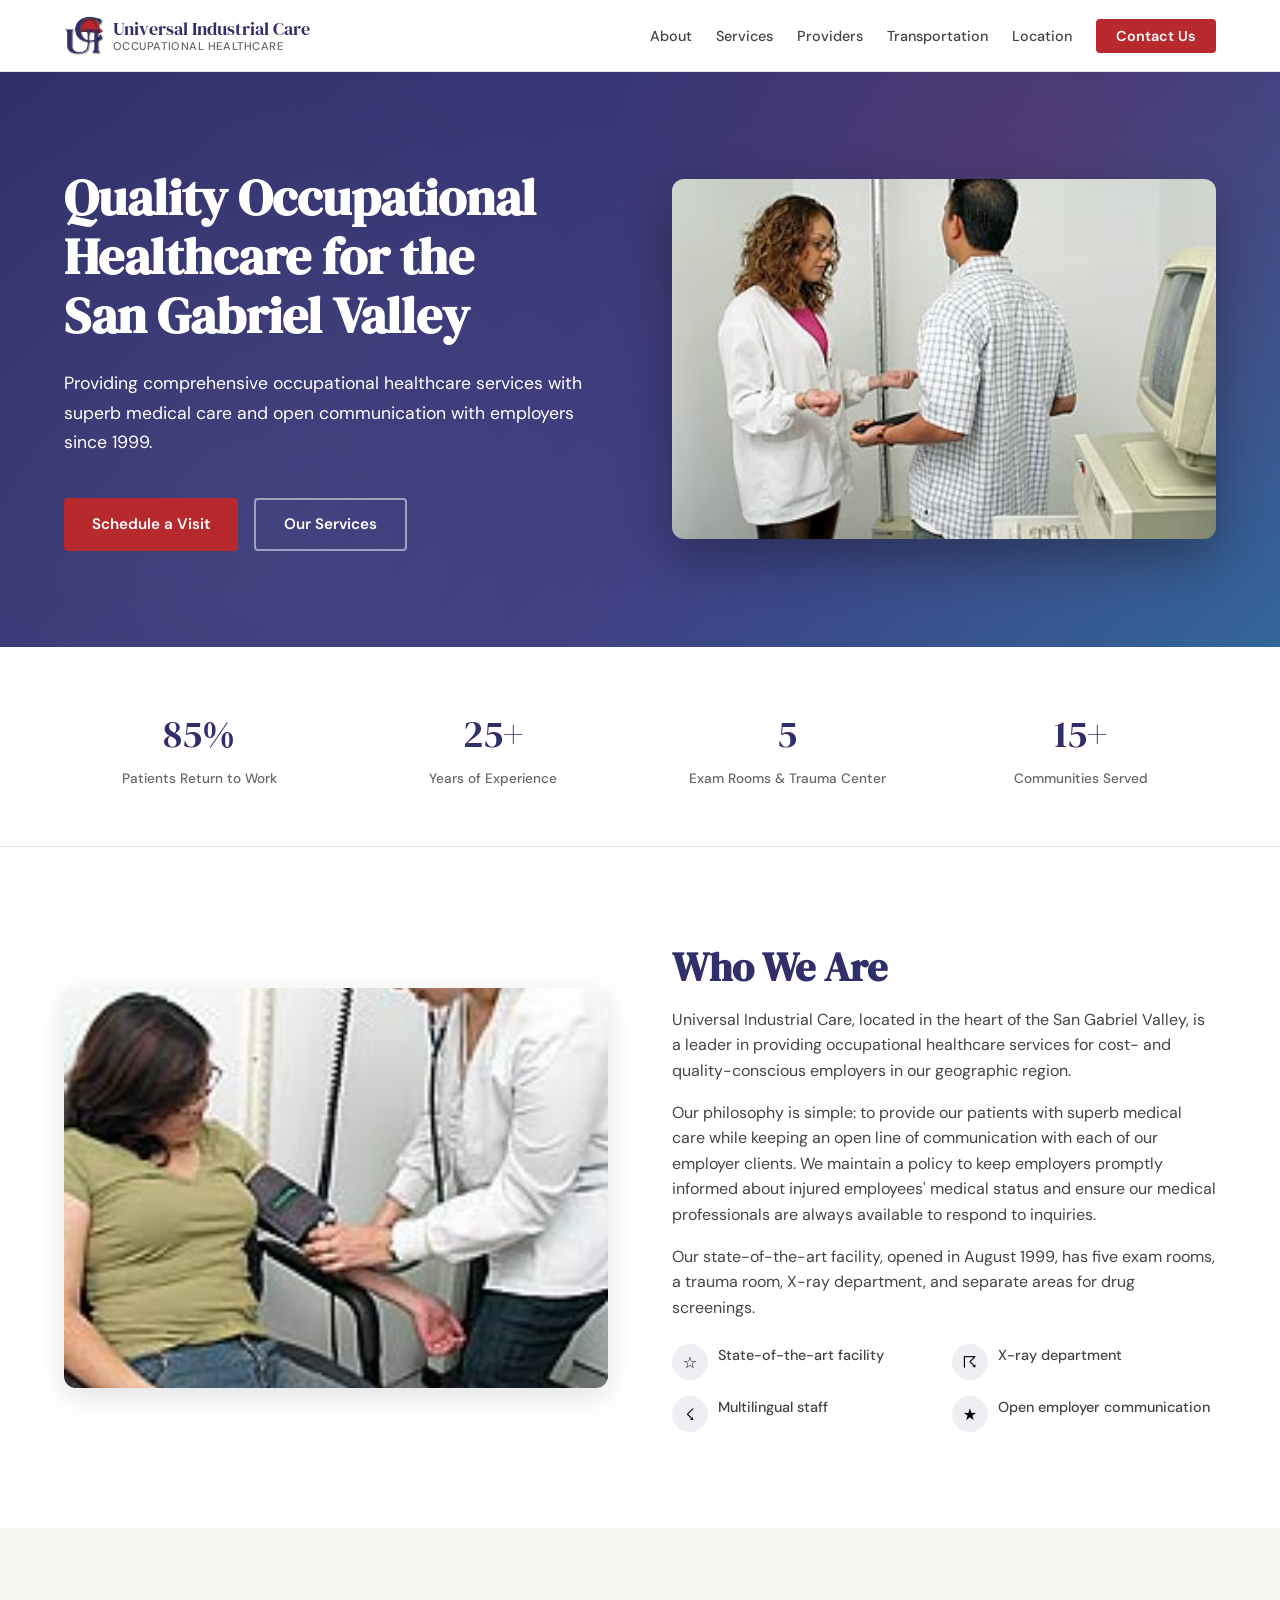
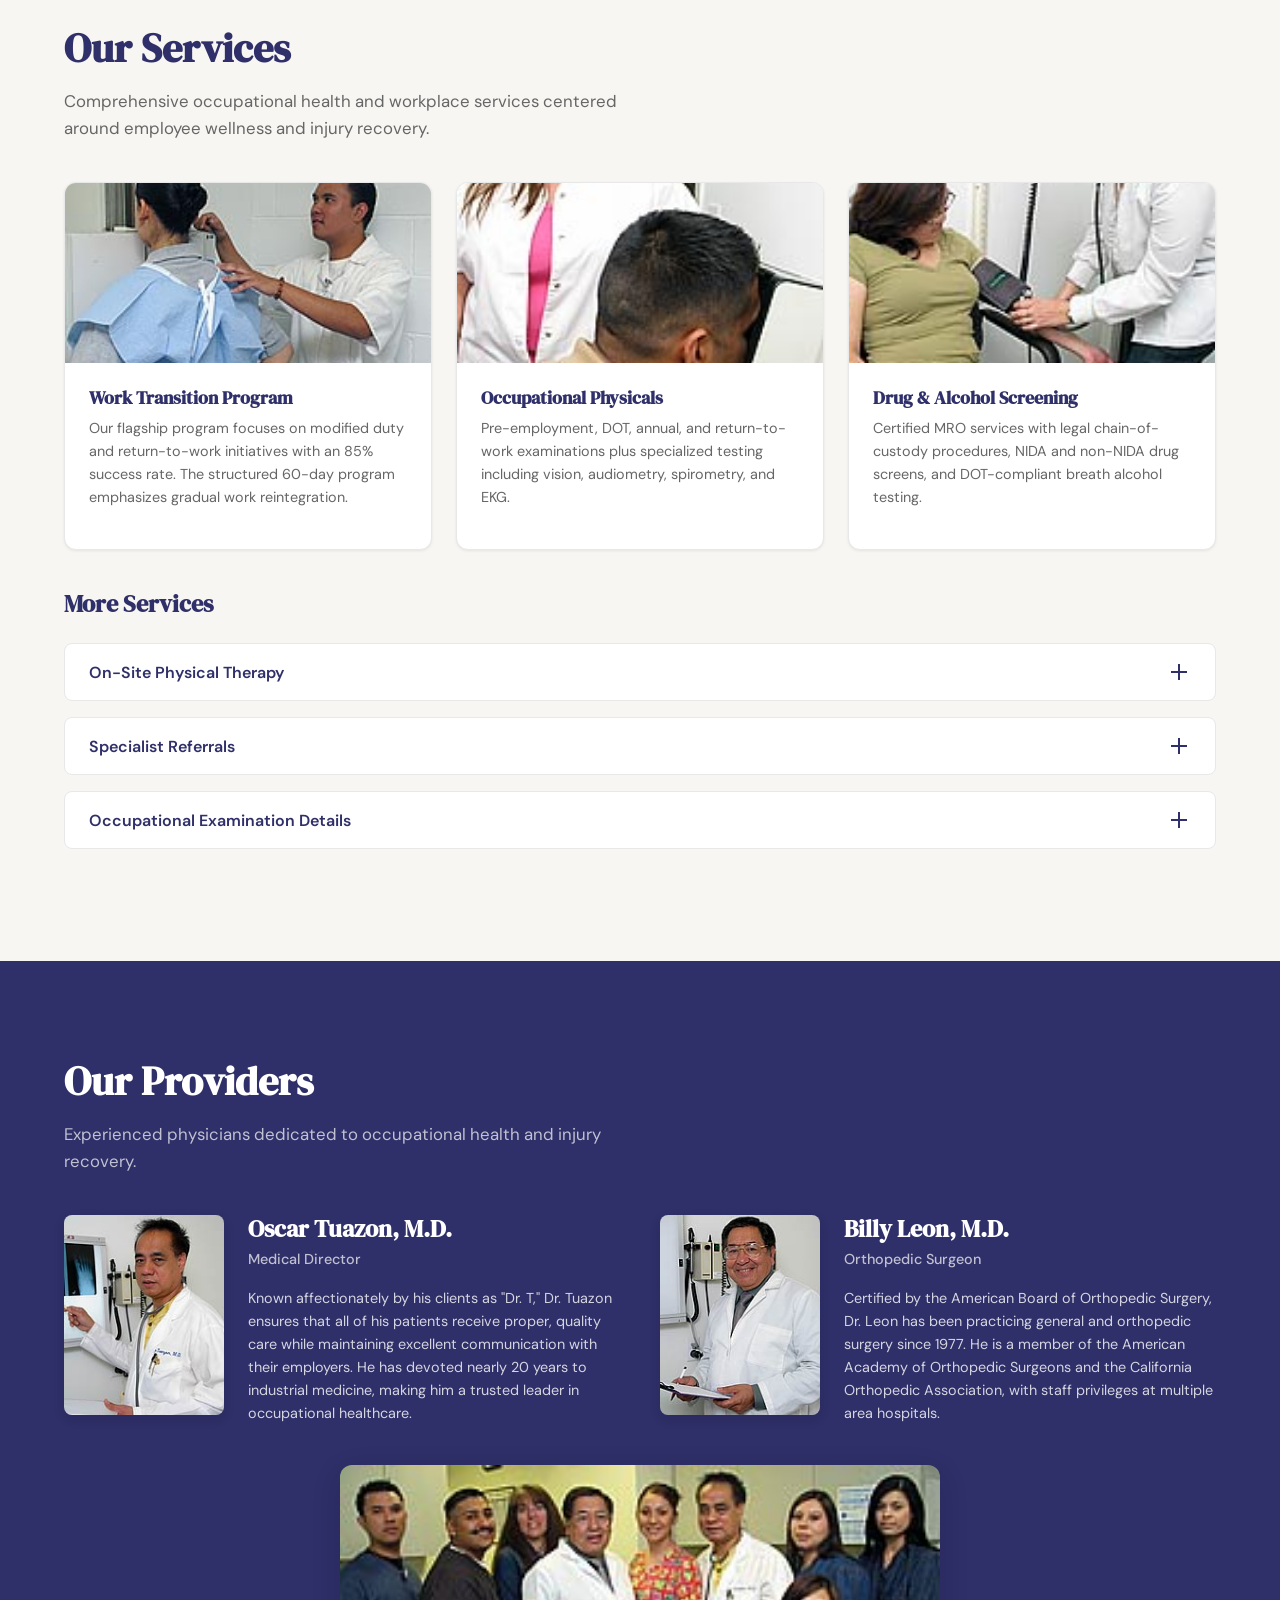
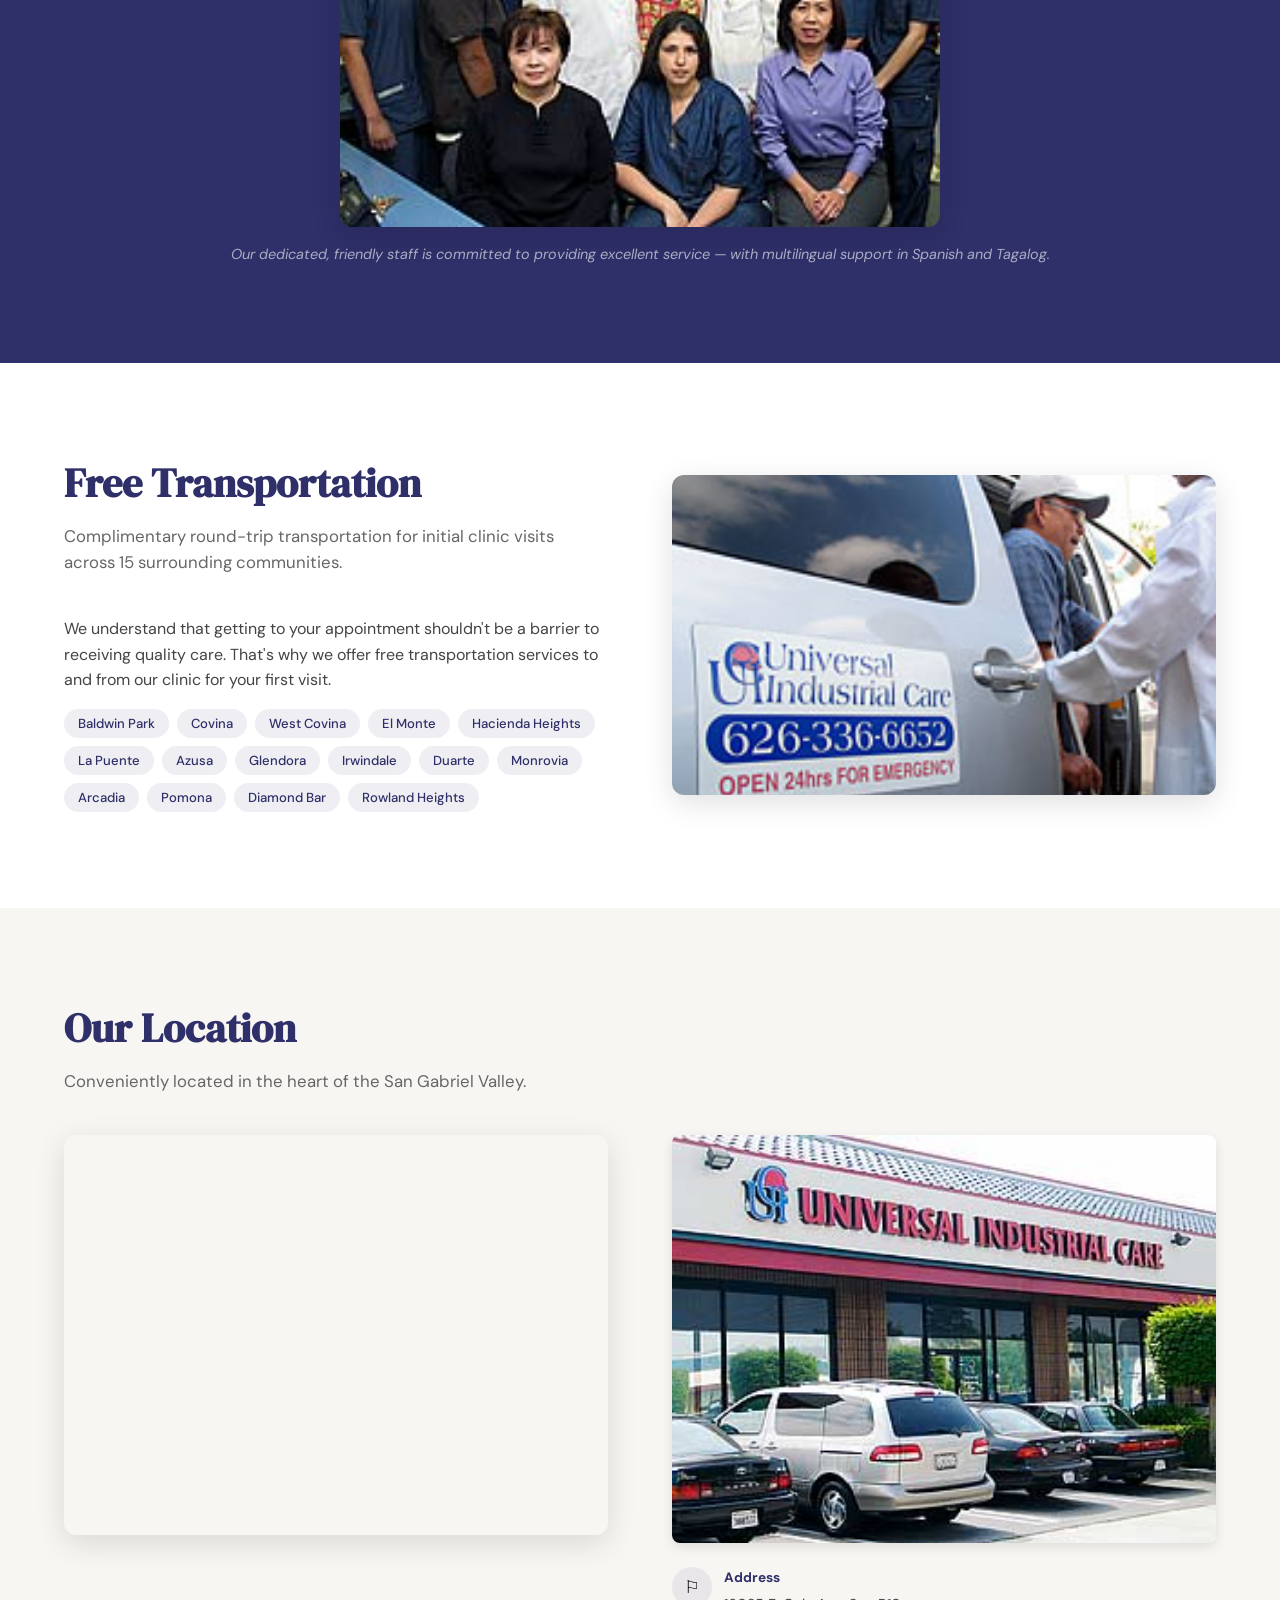
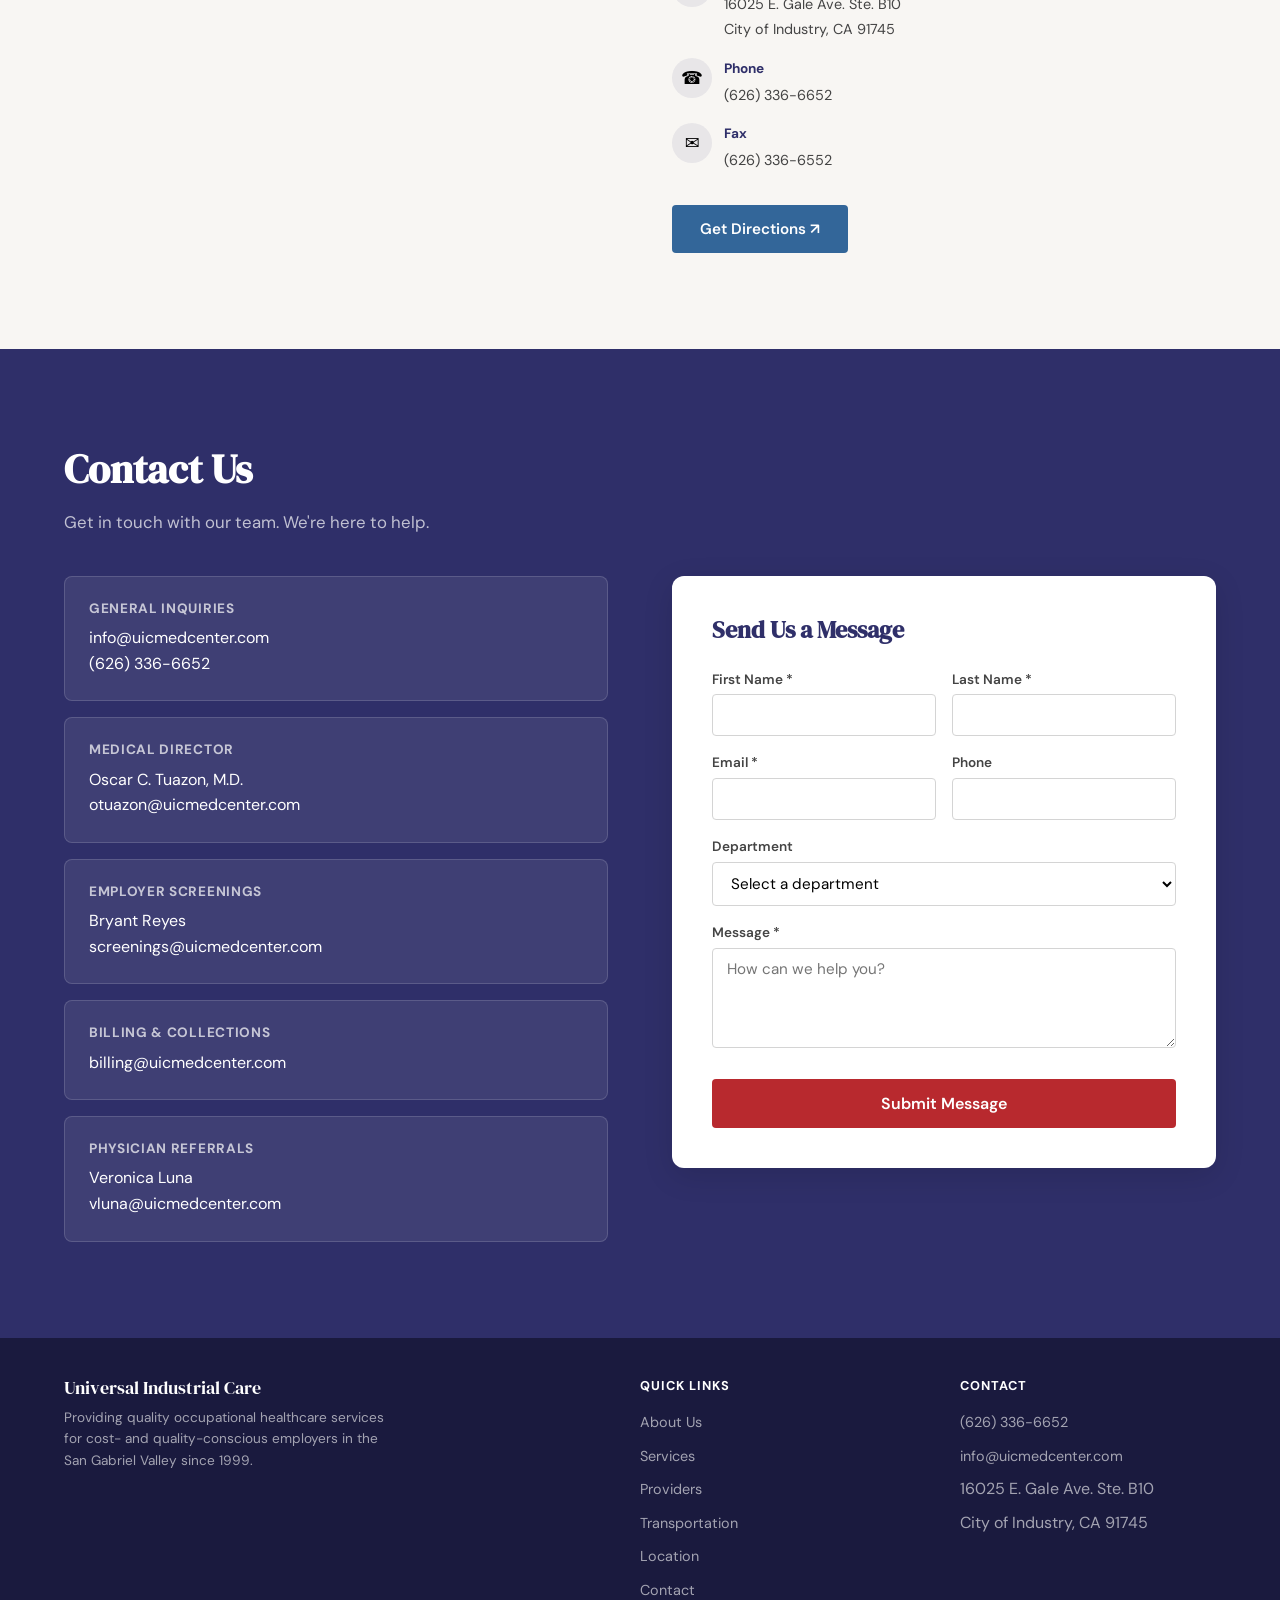
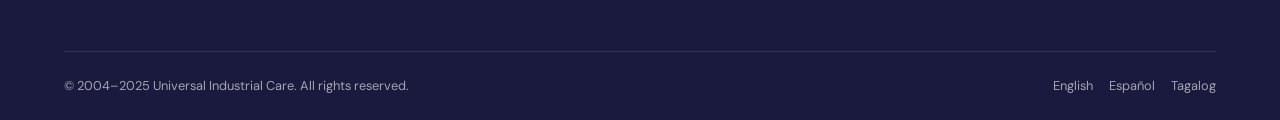
<file: uic_static3/index.html>
<!doctype html>
<html lang="en">
  <head>
    <meta charset="UTF-8" />
    <meta name="viewport" content="width=device-width, initial-scale=1.0" />
    <title>
      Universal Industrial Care | Occupational Healthcare in the San Gabriel
      Valley
    </title>
    <link rel="preconnect" href="https://fonts.googleapis.com" />
    <link rel="preconnect" href="https://fonts.gstatic.com" crossorigin />
    <link
      href="https://fonts.googleapis.com/css2?family=DM+Serif+Display&family=DM+Sans:ital,wght@0,400;0,500;0,600;0,700;1,400&display=swap"
      rel="stylesheet"
    />
    <style>
      /* ── Design Tokens ── */
      :root {
        --color-purple: #2f2f69;
        --color-purple-light: #3d3d80;
        --color-red: #b8292e;
        --color-red-hover: #9a2226;
        --color-blue: #336699;
        --color-blue-hover: #2a5580;
        --color-black: #000000;
        --color-white: #ffffff;
        --color-cream: #f8f6f3;
        --color-gray-50: #fafafa;
        --color-gray-100: #f5f5f5;
        --color-gray-200: #e8e8e8;
        --color-gray-300: #d4d4d4;
        --color-gray-600: #666666;
        --color-gray-700: #444444;

        --font-display: "DM Serif Display", Georgia, serif;
        --font-body: "DM Sans", system-ui, sans-serif;

        --space-xs: 0.5rem;
        --space-sm: 1rem;
        --space-md: 1.5rem;
        --space-lg: 2.5rem;
        --space-xl: 4rem;
        --space-2xl: 6rem;

        --radius-sm: 4px;
        --radius-md: 8px;
        --radius-lg: 12px;

        --shadow-sm: 0 1px 3px rgba(0, 0, 0, 0.08);
        --shadow-md: 0 4px 12px rgba(0, 0, 0, 0.1);
        --shadow-lg: 0 8px 30px rgba(0, 0, 0, 0.12);

        --max-width: 1200px;
        --header-height: 72px;
      }

      /* ── Reset & Base ── */
      *,
      *::before,
      *::after {
        box-sizing: border-box;
        margin: 0;
        padding: 0;
      }

      html {
        scroll-behavior: smooth;
        scroll-padding-top: var(--header-height);
      }

      body {
        font-family: var(--font-body);
        color: var(--color-black);
        line-height: 1.6;
        background: var(--color-white);
        -webkit-font-smoothing: antialiased;
      }

      img {
        max-width: 100%;
        height: auto;
        display: block;
      }
      a {
        color: var(--color-blue);
        text-decoration: none;
      }
      a:hover {
        text-decoration: underline;
      }

      .container {
        max-width: var(--max-width);
        margin: 0 auto;
        padding: 0 var(--space-md);
      }

      /* ── Typography ── */
      h1,
      h2,
      h3,
      h4 {
        font-family: var(--font-display);
        color: var(--color-purple);
        line-height: 1.2;
      }

      h2 {
        font-size: clamp(1.75rem, 4vw, 2.5rem);
        margin-bottom: var(--space-sm);
      }

      h3 {
        font-size: clamp(1.25rem, 2.5vw, 1.5rem);
        margin-bottom: var(--space-xs);
      }

      .section-subtitle {
        color: var(--color-gray-600);
        font-size: 1.05rem;
        max-width: 600px;
        margin-bottom: var(--space-lg);
      }

      /* ── Scroll Animations ── */
      .reveal {
        opacity: 0;
        transform: translateY(24px);
        transition:
          opacity 0.7s ease,
          transform 0.7s ease;
      }

      .reveal.visible {
        opacity: 1;
        transform: translateY(0);
      }

      .reveal-delay-1 {
        transition-delay: 0.1s;
      }
      .reveal-delay-2 {
        transition-delay: 0.2s;
      }
      .reveal-delay-3 {
        transition-delay: 0.3s;
      }
      .reveal-delay-4 {
        transition-delay: 0.4s;
      }

      /* ── Header / Nav ── */
      .site-header {
        position: fixed;
        top: 0;
        left: 0;
        right: 0;
        z-index: 1000;
        background: rgba(255, 255, 255, 0.97);
        backdrop-filter: blur(8px);
        border-bottom: 1px solid var(--color-gray-200);
        height: var(--header-height);
        transition: box-shadow 0.3s ease;
      }

      .site-header.scrolled {
        box-shadow: var(--shadow-md);
      }

      .header-inner {
        display: flex;
        align-items: center;
        justify-content: space-between;
        height: 100%;
        max-width: var(--max-width);
        margin: 0 auto;
        padding: 0 var(--space-md);
      }

      .logo {
        display: flex;
        align-items: center;
        gap: var(--space-xs);
      }

      .logo img {
        height: 40px;
        width: auto;
      }

      .logo-text {
        font-family: var(--font-display);
        color: var(--color-purple);
        font-size: 1.15rem;
        line-height: 1.2;
      }

      .logo-text span {
        display: block;
        font-family: var(--font-body);
        font-size: 0.7rem;
        color: var(--color-gray-600);
        font-weight: 500;
        letter-spacing: 0.05em;
        text-transform: uppercase;
      }

      .nav-links {
        display: flex;
        list-style: none;
        gap: var(--space-md);
        align-items: center;
      }

      .nav-links a {
        font-size: 0.9rem;
        font-weight: 500;
        color: var(--color-gray-700);
        text-decoration: none;
        position: relative;
        padding: 4px 0;
        transition: color 0.2s;
      }

      .nav-links a::after {
        content: "";
        position: absolute;
        bottom: -2px;
        left: 0;
        width: 0;
        height: 2px;
        background: var(--color-purple);
        transition: width 0.3s ease;
      }

      .nav-links a:hover {
        color: var(--color-purple);
        text-decoration: none;
      }
      .nav-links a:hover::after {
        width: 100%;
      }

      .nav-cta {
        background: var(--color-red) !important;
        color: var(--color-white) !important;
        padding: 8px 20px !important;
        border-radius: var(--radius-sm);
        font-weight: 600 !important;
        transition: background 0.2s !important;
      }

      .nav-cta::after {
        display: none !important;
      }
      .nav-cta:hover {
        background: var(--color-red-hover) !important;
      }

      /* Mobile Nav Toggle */
      .nav-toggle {
        display: none;
        background: none;
        border: none;
        cursor: pointer;
        padding: 8px;
        flex-direction: column;
        gap: 5px;
      }

      .nav-toggle span {
        width: 24px;
        height: 2px;
        background: var(--color-purple);
        transition: all 0.3s ease;
        display: block;
      }

      .nav-toggle.active span:nth-child(1) {
        transform: rotate(45deg) translate(5px, 5px);
      }
      .nav-toggle.active span:nth-child(2) {
        opacity: 0;
      }
      .nav-toggle.active span:nth-child(3) {
        transform: rotate(-45deg) translate(5px, -5px);
      }

      /* ── Hero ── */
      .hero {
        margin-top: var(--header-height);
        background: linear-gradient(
          135deg,
          var(--color-purple) 0%,
          var(--color-purple-light) 60%,
          var(--color-blue) 100%
        );
        color: var(--color-white);
        padding: var(--space-2xl) 0;
        position: relative;
        overflow: hidden;
        min-height: 520px;
        display: flex;
        align-items: center;
      }

      .hero::before {
        content: "";
        position: absolute;
        inset: 0;
        background:
          radial-gradient(
            circle at 20% 80%,
            rgba(255, 255, 255, 0.05) 0%,
            transparent 50%
          ),
          radial-gradient(
            circle at 80% 20%,
            rgba(184, 41, 46, 0.15) 0%,
            transparent 40%
          );
      }

      .hero-grid {
        display: grid;
        grid-template-columns: 1fr 1fr;
        gap: var(--space-xl);
        align-items: center;
        position: relative;
        z-index: 1;
      }

      .hero h1 {
        font-size: clamp(2rem, 5vw, 3.2rem);
        color: var(--color-white);
        margin-bottom: var(--space-md);
        line-height: 1.15;
      }

      .hero p {
        font-size: 1.1rem;
        opacity: 0.9;
        line-height: 1.7;
        margin-bottom: var(--space-lg);
        max-width: 520px;
      }

      .hero-buttons {
        display: flex;
        gap: var(--space-sm);
        flex-wrap: wrap;
      }

      .btn {
        display: inline-flex;
        align-items: center;
        gap: 8px;
        padding: 12px 28px;
        border-radius: var(--radius-sm);
        font-family: var(--font-body);
        font-size: 0.95rem;
        font-weight: 600;
        cursor: pointer;
        border: none;
        text-decoration: none;
        transition:
          background 0.2s,
          transform 0.15s,
          box-shadow 0.2s;
      }

      .btn:hover {
        text-decoration: none;
        transform: translateY(-1px);
      }
      .btn:active {
        transform: translateY(0);
      }

      .btn-red {
        background: var(--color-red);
        color: var(--color-white);
      }
      .btn-red:hover {
        background: var(--color-red-hover);
        box-shadow: 0 4px 14px rgba(184, 41, 46, 0.35);
      }

      .btn-outline {
        background: transparent;
        color: var(--color-white);
        border: 2px solid rgba(255, 255, 255, 0.5);
      }
      .btn-outline:hover {
        border-color: var(--color-white);
        background: rgba(255, 255, 255, 0.1);
      }

      .btn-blue {
        background: var(--color-blue);
        color: var(--color-white);
      }
      .btn-blue:hover {
        background: var(--color-blue-hover);
        box-shadow: 0 4px 14px rgba(51, 102, 153, 0.35);
      }

      .hero-image {
        border-radius: var(--radius-lg);
        overflow: hidden;
        box-shadow: 0 20px 50px rgba(0, 0, 0, 0.3);
      }

      .hero-image img {
        width: 100%;
        height: 360px;
        object-fit: cover;
      }

      /* ── Stats Bar ── */
      .stats-bar {
        background: var(--color-white);
        padding: var(--space-lg) 0;
        border-bottom: 1px solid var(--color-gray-200);
      }

      .stats-grid {
        display: grid;
        grid-template-columns: repeat(4, 1fr);
        gap: var(--space-md);
        text-align: center;
      }

      .stat-item {
        padding: var(--space-sm);
      }

      .stat-number {
        font-family: var(--font-display);
        font-size: clamp(1.75rem, 3vw, 2.5rem);
        color: var(--color-purple);
      }

      .stat-label {
        font-size: 0.85rem;
        color: var(--color-gray-600);
        margin-top: 4px;
        font-weight: 500;
      }

      /* ── Sections ── */
      section {
        padding: var(--space-2xl) 0;
      }

      .section-cream {
        background: var(--color-cream);
      }
      .section-white {
        background: var(--color-white);
      }
      .section-dark {
        background: var(--color-purple);
        color: var(--color-white);
      }
      .section-dark h2,
      .section-dark h3 {
        color: var(--color-white);
      }
      .section-dark .section-subtitle {
        color: rgba(255, 255, 255, 0.7);
      }

      /* ── About ── */
      .about-grid {
        display: grid;
        grid-template-columns: 1fr 1fr;
        gap: var(--space-xl);
        align-items: center;
      }

      .about-image {
        border-radius: var(--radius-lg);
        overflow: hidden;
        box-shadow: var(--shadow-lg);
      }

      .about-image img {
        width: 100%;
        height: 400px;
        object-fit: cover;
      }

      .about-text p {
        margin-bottom: var(--space-sm);
        color: var(--color-gray-700);
      }

      .about-features {
        display: grid;
        grid-template-columns: 1fr 1fr;
        gap: var(--space-sm);
        margin-top: var(--space-md);
      }

      .about-feature {
        display: flex;
        align-items: flex-start;
        gap: 10px;
      }

      .about-feature-icon {
        width: 36px;
        height: 36px;
        border-radius: 50%;
        background: rgba(47, 47, 105, 0.08);
        display: flex;
        align-items: center;
        justify-content: center;
        flex-shrink: 0;
        font-size: 1rem;
      }

      .about-feature-text {
        font-size: 0.9rem;
        font-weight: 500;
        color: var(--color-gray-700);
      }

      /* ── Services ── */
      .services-grid {
        display: grid;
        grid-template-columns: repeat(3, 1fr);
        gap: var(--space-md);
      }

      .service-card {
        background: var(--color-white);
        border-radius: var(--radius-lg);
        overflow: hidden;
        box-shadow: var(--shadow-sm);
        border: 1px solid var(--color-gray-200);
        transition:
          box-shadow 0.3s,
          transform 0.3s;
      }

      .service-card:hover {
        box-shadow: var(--shadow-lg);
        transform: translateY(-4px);
      }

      .service-card-image {
        height: 180px;
        overflow: hidden;
      }

      .service-card-image img {
        width: 100%;
        height: 100%;
        object-fit: cover;
        transition: transform 0.5s ease;
      }

      .service-card:hover .service-card-image img {
        transform: scale(1.05);
      }

      .service-card-body {
        padding: var(--space-md);
      }

      .service-card h3 {
        font-size: 1.15rem;
      }

      .service-card p {
        font-size: 0.9rem;
        color: var(--color-gray-600);
        margin-bottom: var(--space-sm);
      }

      /* Expandable Sections */
      .expandable {
        border: 1px solid var(--color-gray-200);
        border-radius: var(--radius-md);
        margin-bottom: var(--space-sm);
        background: var(--color-white);
        overflow: hidden;
      }

      .expandable-header {
        display: flex;
        align-items: center;
        justify-content: space-between;
        padding: var(--space-sm) var(--space-md);
        cursor: pointer;
        background: none;
        border: none;
        width: 100%;
        text-align: left;
        font-family: var(--font-body);
        font-size: 1rem;
        font-weight: 600;
        color: var(--color-purple);
        transition: background 0.2s;
      }

      .expandable-header:hover {
        background: var(--color-gray-50);
      }

      .expandable-header:focus-visible {
        outline: 2px solid var(--color-blue);
        outline-offset: -2px;
      }

      .expand-icon {
        width: 24px;
        height: 24px;
        position: relative;
        flex-shrink: 0;
      }

      .expand-icon::before,
      .expand-icon::after {
        content: "";
        position: absolute;
        background: var(--color-purple);
        transition: transform 0.3s ease;
      }

      .expand-icon::before {
        top: 50%;
        left: 4px;
        right: 4px;
        height: 2px;
        transform: translateY(-50%);
      }

      .expand-icon::after {
        left: 50%;
        top: 4px;
        bottom: 4px;
        width: 2px;
        transform: translateX(-50%);
      }

      .expandable.open .expand-icon::after {
        transform: translateX(-50%) rotate(90deg);
        opacity: 0;
      }

      .expandable-content {
        max-height: 0;
        overflow: hidden;
        transition: max-height 0.4s ease;
      }

      .expandable-content-inner {
        padding: 0 var(--space-md) var(--space-md);
        font-size: 0.9rem;
        color: var(--color-gray-700);
        line-height: 1.7;
      }

      .expandable-content-inner ul {
        padding-left: var(--space-md);
        margin-top: var(--space-xs);
      }

      .expandable-content-inner li {
        margin-bottom: 4px;
      }

      /* ── Providers ── */
      .providers-grid {
        display: grid;
        grid-template-columns: repeat(2, 1fr);
        gap: var(--space-lg);
      }

      .provider-card {
        display: flex;
        gap: var(--space-md);
        align-items: flex-start;
      }

      .provider-photo {
        width: 160px;
        height: 200px;
        border-radius: var(--radius-md);
        overflow: hidden;
        flex-shrink: 0;
        box-shadow: var(--shadow-md);
      }

      .provider-photo img {
        width: 100%;
        height: 100%;
        object-fit: cover;
      }

      .provider-info h3 {
        color: var(--color-white);
        margin-bottom: 4px;
      }

      .provider-title {
        color: rgba(255, 255, 255, 0.7);
        font-size: 0.9rem;
        font-weight: 500;
        margin-bottom: var(--space-sm);
      }

      .provider-bio {
        font-size: 0.9rem;
        color: rgba(255, 255, 255, 0.8);
        line-height: 1.6;
      }

      /* ── Transportation ── */
      .transport-section {
        display: grid;
        grid-template-columns: 1fr 1fr;
        gap: var(--space-xl);
        align-items: center;
      }

      .transport-image {
        border-radius: var(--radius-lg);
        overflow: hidden;
        box-shadow: var(--shadow-lg);
      }

      .transport-image img {
        width: 100%;
        height: 320px;
        object-fit: cover;
      }

      .community-tags {
        display: flex;
        flex-wrap: wrap;
        gap: 8px;
        margin-top: var(--space-sm);
      }

      .community-tag {
        background: rgba(47, 47, 105, 0.08);
        color: var(--color-purple);
        padding: 4px 14px;
        border-radius: 20px;
        font-size: 0.82rem;
        font-weight: 500;
      }

      /* ── Location ── */
      .location-grid {
        display: grid;
        grid-template-columns: 1fr 1fr;
        gap: var(--space-xl);
        align-items: start;
      }

      .map-wrapper {
        border-radius: var(--radius-lg);
        overflow: hidden;
        box-shadow: var(--shadow-lg);
        height: 400px;
      }

      .map-wrapper iframe {
        width: 100%;
        height: 100%;
        border: 0;
      }

      .location-clinic-photo {
        border-radius: var(--radius-md);
        overflow: hidden;
        margin-bottom: var(--space-md);
        box-shadow: var(--shadow-md);
      }

      .location-clinic-photo img {
        width: 100%;
        object-fit: cover;
      }

      .location-info-item {
        display: flex;
        gap: 12px;
        margin-bottom: var(--space-sm);
        align-items: flex-start;
      }

      .location-icon {
        width: 40px;
        height: 40px;
        border-radius: 50%;
        background: rgba(47, 47, 105, 0.08);
        display: flex;
        align-items: center;
        justify-content: center;
        flex-shrink: 0;
        font-size: 1.1rem;
      }

      .location-info-item strong {
        display: block;
        font-size: 0.85rem;
        color: var(--color-purple);
        margin-bottom: 2px;
      }

      .location-info-item span,
      .location-info-item a {
        font-size: 0.9rem;
        color: var(--color-gray-700);
      }

      /* ── Contact Form ── */
      .contact-grid {
        display: grid;
        grid-template-columns: 1fr 1fr;
        gap: var(--space-xl);
        align-items: start;
      }

      .contact-info-cards {
        display: grid;
        gap: var(--space-sm);
      }

      .contact-info-card {
        background: rgba(255, 255, 255, 0.08);
        border: 1px solid rgba(255, 255, 255, 0.15);
        border-radius: var(--radius-md);
        padding: var(--space-md);
      }

      .contact-info-card h4 {
        color: var(--color-white);
        font-family: var(--font-body);
        font-size: 0.85rem;
        text-transform: uppercase;
        letter-spacing: 0.05em;
        margin-bottom: 8px;
        opacity: 0.7;
      }

      .contact-info-card p,
      .contact-info-card a {
        color: var(--color-white);
        font-size: 1rem;
      }

      .contact-info-card a:hover {
        color: rgba(255, 255, 255, 0.8);
      }

      .contact-form {
        background: var(--color-white);
        border-radius: var(--radius-lg);
        padding: var(--space-lg);
        box-shadow: var(--shadow-lg);
      }

      .contact-form h3 {
        color: var(--color-purple);
        margin-bottom: var(--space-md);
      }

      .form-group {
        margin-bottom: var(--space-sm);
      }

      .form-group label {
        display: block;
        font-size: 0.85rem;
        font-weight: 600;
        color: var(--color-gray-700);
        margin-bottom: 4px;
      }

      .form-group input,
      .form-group select,
      .form-group textarea {
        width: 100%;
        padding: 10px 14px;
        border: 1px solid var(--color-gray-300);
        border-radius: var(--radius-sm);
        font-family: var(--font-body);
        font-size: 0.95rem;
        color: var(--color-black);
        background: var(--color-white);
        transition:
          border-color 0.2s,
          box-shadow 0.2s;
      }

      .form-group input:focus,
      .form-group select:focus,
      .form-group textarea:focus {
        outline: none;
        border-color: var(--color-blue);
        box-shadow: 0 0 0 3px rgba(51, 102, 153, 0.15);
      }

      .form-group textarea {
        resize: vertical;
        min-height: 100px;
      }

      .form-row {
        display: grid;
        grid-template-columns: 1fr 1fr;
        gap: var(--space-sm);
      }

      .contact-form .btn-red {
        width: 100%;
        justify-content: center;
        padding: 14px;
        font-size: 1rem;
        margin-top: var(--space-xs);
      }

      /* ── Footer ── */
      .site-footer {
        background: #1a1a3e;
        color: rgba(255, 255, 255, 0.6);
        padding: var(--space-lg) 0 var(--space-md);
      }

      .footer-grid {
        display: grid;
        grid-template-columns: 2fr 1fr 1fr;
        gap: var(--space-xl);
        margin-bottom: var(--space-lg);
      }

      .footer-brand .logo-text {
        color: var(--color-white);
        font-size: 1.1rem;
        margin-bottom: var(--space-xs);
      }

      .footer-brand p {
        font-size: 0.85rem;
        line-height: 1.6;
        max-width: 320px;
      }

      .footer-col h4 {
        color: var(--color-white);
        font-family: var(--font-body);
        font-size: 0.8rem;
        text-transform: uppercase;
        letter-spacing: 0.08em;
        margin-bottom: var(--space-sm);
      }

      .footer-col ul {
        list-style: none;
      }

      .footer-col li {
        margin-bottom: 8px;
      }

      .footer-col a {
        color: rgba(255, 255, 255, 0.6);
        font-size: 0.9rem;
        transition: color 0.2s;
      }

      .footer-col a:hover {
        color: var(--color-white);
        text-decoration: none;
      }

      .footer-bottom {
        border-top: 1px solid rgba(255, 255, 255, 0.1);
        padding-top: var(--space-md);
        display: flex;
        justify-content: space-between;
        align-items: center;
        font-size: 0.8rem;
      }

      .footer-languages {
        display: flex;
        gap: var(--space-sm);
        font-size: 0.8rem;
      }

      /* ── Team photo ── */
      .team-photo {
        margin-top: var(--space-lg);
        border-radius: var(--radius-lg);
        overflow: hidden;
        box-shadow: var(--shadow-lg);
        max-width: 600px;
        margin-left: auto;
        margin-right: auto;
      }

      .team-photo img {
        width: 100%;
        object-fit: cover;
      }

      .team-caption {
        text-align: center;
        margin-top: var(--space-sm);
        color: rgba(255, 255, 255, 0.6);
        font-size: 0.9rem;
        font-style: italic;
      }

      /* ── Skip Link ── */
      .skip-link {
        position: absolute;
        top: -100%;
        left: var(--space-sm);
        background: var(--color-purple);
        color: var(--color-white);
        padding: 8px 16px;
        border-radius: var(--radius-sm);
        z-index: 9999;
        font-weight: 600;
      }

      .skip-link:focus {
        top: var(--space-xs);
      }

      /* ── Responsive ── */
      @media (max-width: 900px) {
        .hero-grid,
        .about-grid,
        .providers-grid,
        .transport-section,
        .location-grid,
        .contact-grid,
        .footer-grid {
          grid-template-columns: 1fr;
        }

        .services-grid {
          grid-template-columns: 1fr 1fr;
        }

        .stats-grid {
          grid-template-columns: repeat(2, 1fr);
        }

        .hero-image {
          order: -1;
        }

        .hero-image img {
          height: 260px;
        }

        .provider-card {
          flex-direction: column;
          align-items: center;
          text-align: center;
        }

        .provider-photo {
          width: 140px;
          height: 180px;
        }
      }

      @media (max-width: 640px) {
        :root {
          --space-2xl: 3.5rem;
          --header-height: 64px;
        }

        .nav-links {
          display: none;
          position: absolute;
          top: var(--header-height);
          left: 0;
          right: 0;
          background: var(--color-white);
          flex-direction: column;
          padding: var(--space-md);
          gap: var(--space-sm);
          border-bottom: 1px solid var(--color-gray-200);
          box-shadow: var(--shadow-md);
        }

        .nav-links.open {
          display: flex;
        }

        .nav-toggle {
          display: flex;
        }

        .services-grid {
          grid-template-columns: 1fr;
        }

        .stats-grid {
          grid-template-columns: 1fr 1fr;
        }

        .form-row {
          grid-template-columns: 1fr;
        }

        .about-features {
          grid-template-columns: 1fr;
        }

        .hero {
          min-height: auto;
          padding: var(--space-xl) 0;
        }
        .hero h1 {
          font-size: 1.75rem;
        }

        .footer-bottom {
          flex-direction: column;
          gap: var(--space-xs);
          text-align: center;
        }
      }
    </style>
  </head>
  <body>
    <a href="#main" class="skip-link">Skip to main content</a>

    <!-- ── Header ── -->
    <header class="site-header" role="banner">
      <div class="header-inner">
        <a href="#" class="logo" aria-label="Universal Industrial Care - Home">
          <img
            src="images/uic_logo.gif"
            alt="UIC Logo"
            width="40"
            height="40"
          />
          <div class="logo-text">
            Universal Industrial Care
            <span>Occupational Healthcare</span>
          </div>
        </a>
        <button
          class="nav-toggle"
          aria-label="Toggle navigation"
          aria-expanded="false"
        >
          <span></span><span></span><span></span>
        </button>
        <nav aria-label="Main navigation">
          <ul class="nav-links" role="list">
            <li><a href="#about">About</a></li>
            <li><a href="#services">Services</a></li>
            <li><a href="#providers">Providers</a></li>
            <li><a href="#transportation">Transportation</a></li>
            <li><a href="#location">Location</a></li>
            <li><a href="#contact" class="nav-cta">Contact Us</a></li>
          </ul>
        </nav>
      </div>
    </header>

    <!-- ── Hero ── -->
    <main id="main">
      <section class="hero" aria-label="Welcome">
        <div class="container">
          <div class="hero-grid">
            <div>
              <h1 class="reveal">
                Quality Occupational Healthcare for the
                San&nbsp;Gabriel&nbsp;Valley
              </h1>
              <p class="reveal reveal-delay-1">
                Providing comprehensive occupational healthcare services with
                superb medical care and open communication with employers since
                1999.
              </p>
              <div class="hero-buttons reveal reveal-delay-2">
                <a href="#contact" class="btn btn-red">Schedule a Visit</a>
                <a href="#services" class="btn btn-outline">Our Services</a>
              </div>
            </div>
            <div class="hero-image reveal reveal-delay-2">
              <img
                src="images/clinic_4r.jpg"
                alt="Medical professional assisting a patient at Universal Industrial Care"
              />
            </div>
          </div>
        </div>
      </section>

      <!-- ── Stats ── -->
      <div class="stats-bar" aria-label="Key statistics">
        <div class="container">
          <div class="stats-grid">
            <div class="stat-item reveal">
              <div class="stat-number">85%</div>
              <div class="stat-label">Patients Return to Work</div>
            </div>
            <div class="stat-item reveal reveal-delay-1">
              <div class="stat-number">25+</div>
              <div class="stat-label">Years of Experience</div>
            </div>
            <div class="stat-item reveal reveal-delay-2">
              <div class="stat-number">5</div>
              <div class="stat-label">Exam Rooms &amp; Trauma Center</div>
            </div>
            <div class="stat-item reveal reveal-delay-3">
              <div class="stat-number">15+</div>
              <div class="stat-label">Communities Served</div>
            </div>
          </div>
        </div>
      </div>

      <!-- ── About ── -->
      <section id="about" class="section-white" aria-labelledby="about-heading">
        <div class="container">
          <div class="about-grid">
            <div class="about-image reveal">
              <img
                src="images/services_1.jpg"
                alt="Healthcare professional taking a patient's blood pressure"
              />
            </div>
            <div class="about-text">
              <h2 id="about-heading" class="reveal">Who We Are</h2>
              <p class="reveal reveal-delay-1">
                Universal Industrial Care, located in the heart of the San
                Gabriel Valley, is a leader in providing occupational healthcare
                services for cost- and quality-conscious employers in our
                geographic region.
              </p>
              <p class="reveal reveal-delay-2">
                Our philosophy is simple: to provide our patients with superb
                medical care while keeping an open line of communication with
                each of our employer clients. We maintain a policy to keep
                employers promptly informed about injured employees' medical
                status and ensure our medical professionals are always available
                to respond to inquiries.
              </p>
              <p class="reveal reveal-delay-2">
                Our state-of-the-art facility, opened in August 1999, has five
                exam rooms, a trauma room, X-ray department, and separate areas
                for drug screenings.
              </p>
              <div class="about-features reveal reveal-delay-3">
                <div class="about-feature">
                  <div class="about-feature-icon" aria-hidden="true">
                    &#9734;
                  </div>
                  <div class="about-feature-text">
                    State-of-the-art facility
                  </div>
                </div>
                <div class="about-feature">
                  <div class="about-feature-icon" aria-hidden="true">
                    &#9736;
                  </div>
                  <div class="about-feature-text">X-ray department</div>
                </div>
                <div class="about-feature">
                  <div class="about-feature-icon" aria-hidden="true">
                    &#9735;
                  </div>
                  <div class="about-feature-text">Multilingual staff</div>
                </div>
                <div class="about-feature">
                  <div class="about-feature-icon" aria-hidden="true">
                    &#9733;
                  </div>
                  <div class="about-feature-text">
                    Open employer communication
                  </div>
                </div>
              </div>
            </div>
          </div>
        </div>
      </section>

      <!-- ── Services ── -->
      <section
        id="services"
        class="section-cream"
        aria-labelledby="services-heading"
      >
        <div class="container">
          <h2 id="services-heading" class="reveal">Our Services</h2>
          <p class="section-subtitle reveal reveal-delay-1">
            Comprehensive occupational health and workplace services centered
            around employee wellness and injury recovery.
          </p>

          <div class="services-grid">
            <div class="service-card reveal">
              <div class="service-card-image">
                <img
                  src="images/services_2.jpg"
                  alt="Physical therapy and patient examination"
                />
              </div>
              <div class="service-card-body">
                <h3>Work Transition Program</h3>
                <p>
                  Our flagship program focuses on modified duty and
                  return-to-work initiatives with an 85% success rate. The
                  structured 60-day program emphasizes gradual work
                  reintegration.
                </p>
              </div>
            </div>
            <div class="service-card reveal reveal-delay-1">
              <div class="service-card-image">
                <img
                  src="images/services_3.jpg"
                  alt="Medical examination and consultation"
                />
              </div>
              <div class="service-card-body">
                <h3>Occupational Physicals</h3>
                <p>
                  Pre-employment, DOT, annual, and return-to-work examinations
                  plus specialized testing including vision, audiometry,
                  spirometry, and EKG.
                </p>
              </div>
            </div>
            <div class="service-card reveal reveal-delay-2">
              <div class="service-card-image">
                <img
                  src="images/services_1.jpg"
                  alt="Clinical health screening"
                />
              </div>
              <div class="service-card-body">
                <h3>Drug &amp; Alcohol Screening</h3>
                <p>
                  Certified MRO services with legal chain-of-custody procedures,
                  NIDA and non-NIDA drug screens, and DOT-compliant breath
                  alcohol testing.
                </p>
              </div>
            </div>
          </div>

          <div style="margin-top: var(--space-lg)">
            <h3 class="reveal" style="margin-bottom: var(--space-md)">
              More Services
            </h3>

            <div class="expandable reveal">
              <button class="expandable-header" aria-expanded="false">
                <span>On-Site Physical Therapy</span>
                <span class="expand-icon" aria-hidden="true"></span>
              </button>
              <div class="expandable-content" role="region">
                <div class="expandable-content-inner">
                  A complete physical therapy facility operates at our location,
                  providing patients with convenient access to rehabilitation
                  services without the need for offsite referrals. Our
                  therapists work closely with our physicians to create
                  customized recovery plans.
                </div>
              </div>
            </div>

            <div class="expandable reveal reveal-delay-1">
              <button class="expandable-header" aria-expanded="false">
                <span>Specialist Referrals</span>
                <span class="expand-icon" aria-hidden="true"></span>
              </button>
              <div class="expandable-content" role="region">
                <div class="expandable-content-inner">
                  We maintain relationships with medical professionals across
                  multiple disciplines to ensure comprehensive care:
                  <ul>
                    <li>General Surgery</li>
                    <li>Internal Medicine</li>
                    <li>Neurology</li>
                    <li>Obstetrics &amp; Gynecology</li>
                    <li>Ophthalmology</li>
                    <li>Orthopedics</li>
                    <li>Physical &amp; Medical Rehabilitation</li>
                    <li>Podiatry</li>
                    <li>Reconstructive Surgery</li>
                  </ul>
                </div>
              </div>
            </div>

            <div class="expandable reveal reveal-delay-2">
              <button class="expandable-header" aria-expanded="false">
                <span>Occupational Examination Details</span>
                <span class="expand-icon" aria-hidden="true"></span>
              </button>
              <div class="expandable-content" role="region">
                <div class="expandable-content-inner">
                  Our occupational physicals include a wide range of
                  assessments:
                  <ul>
                    <li>Pre-employment examinations</li>
                    <li>Basic physical examinations</li>
                    <li>DOT examinations</li>
                    <li>Annual examinations</li>
                    <li>Return-to-work examinations</li>
                    <li>Vision evaluations</li>
                    <li>Audiometry (hearing tests)</li>
                    <li>Spirometry (lung function tests)</li>
                    <li>EKG (heart monitoring)</li>
                    <li>Respiratory fit testing</li>
                    <li>Asbestos-related X-rays</li>
                    <li>Carpal tunnel assessments</li>
                  </ul>
                </div>
              </div>
            </div>
          </div>
        </div>
      </section>

      <!-- ── Providers ── -->
      <section
        id="providers"
        class="section-dark"
        aria-labelledby="providers-heading"
      >
        <div class="container">
          <h2 id="providers-heading" class="reveal">Our Providers</h2>
          <p class="section-subtitle reveal reveal-delay-1">
            Experienced physicians dedicated to occupational health and injury
            recovery.
          </p>

          <div class="providers-grid">
            <div class="provider-card reveal">
              <div class="provider-photo">
                <img
                  src="images/OTuazon.jpg"
                  alt="Dr. Oscar Tuazon examining an X-ray"
                />
              </div>
              <div class="provider-info">
                <h3>Oscar Tuazon, M.D.</h3>
                <div class="provider-title">Medical Director</div>
                <p class="provider-bio">
                  Known affectionately by his clients as "Dr. T," Dr. Tuazon
                  ensures that all of his patients receive proper, quality care
                  while maintaining excellent communication with their
                  employers. He has devoted nearly 20 years to industrial
                  medicine, making him a trusted leader in occupational
                  healthcare.
                </p>
              </div>
            </div>

            <div class="provider-card reveal reveal-delay-1">
              <div class="provider-photo">
                <img src="images/Leon.jpg" alt="Dr. Billy Leon in clinic" />
              </div>
              <div class="provider-info">
                <h3>Billy Leon, M.D.</h3>
                <div class="provider-title">Orthopedic Surgeon</div>
                <p class="provider-bio">
                  Certified by the American Board of Orthopedic Surgery, Dr.
                  Leon has been practicing general and orthopedic surgery since
                  1977. He is a member of the American Academy of Orthopedic
                  Surgeons and the California Orthopedic Association, with staff
                  privileges at multiple area hospitals.
                </p>
              </div>
            </div>
          </div>

          <div class="team-photo reveal">
            <img
              src="images/Group-2004-03-17.jpg"
              alt="The Universal Industrial Care team"
            />
          </div>
          <p class="team-caption reveal reveal-delay-1">
            Our dedicated, friendly staff is committed to providing excellent
            service &mdash; with multilingual support in Spanish and Tagalog.
          </p>
        </div>
      </section>

      <!-- ── Transportation ── -->
      <section
        id="transportation"
        class="section-white"
        aria-labelledby="transport-heading"
      >
        <div class="container">
          <div class="transport-section">
            <div>
              <h2 id="transport-heading" class="reveal">Free Transportation</h2>
              <p class="section-subtitle reveal reveal-delay-1">
                Complimentary round-trip transportation for initial clinic
                visits across 15 surrounding communities.
              </p>
              <p
                class="reveal reveal-delay-2"
                style="
                  color: var(--color-gray-700);
                  margin-bottom: var(--space-sm);
                "
              >
                We understand that getting to your appointment shouldn't be a
                barrier to receiving quality care. That's why we offer free
                transportation services to and from our clinic for your first
                visit.
              </p>
              <div class="community-tags reveal reveal-delay-3">
                <span class="community-tag">Baldwin Park</span>
                <span class="community-tag">Covina</span>
                <span class="community-tag">West Covina</span>
                <span class="community-tag">El Monte</span>
                <span class="community-tag">Hacienda Heights</span>
                <span class="community-tag">La Puente</span>
                <span class="community-tag">Azusa</span>
                <span class="community-tag">Glendora</span>
                <span class="community-tag">Irwindale</span>
                <span class="community-tag">Duarte</span>
                <span class="community-tag">Monrovia</span>
                <span class="community-tag">Arcadia</span>
                <span class="community-tag">Pomona</span>
                <span class="community-tag">Diamond Bar</span>
                <span class="community-tag">Rowland Heights</span>
              </div>
            </div>
            <div class="transport-image reveal reveal-delay-2">
              <img
                src="images/transport.jpg"
                alt="UIC complimentary transportation van with the phone number 626-336-6652"
              />
            </div>
          </div>
        </div>
      </section>

      <!-- ── Location ── -->
      <section
        id="location"
        class="section-cream"
        aria-labelledby="location-heading"
      >
        <div class="container">
          <h2 id="location-heading" class="reveal">Our Location</h2>
          <p class="section-subtitle reveal reveal-delay-1">
            Conveniently located in the heart of the San Gabriel Valley.
          </p>

          <div class="location-grid">
            <div class="map-wrapper reveal">
              <iframe
                title="Universal Industrial Care location map"
                src="https://www.google.com/maps/embed?pb=!1m18!1m12!1m3!1d3303.8!2d-117.9273!3d34.0295!2m3!1f0!2f0!3f0!3m2!1i1024!2i768!4f13.1!3m3!1m2!1s0x80c2d4f7b1e1a7a1%3A0x1234567890abcdef!2s16025+E+Gale+Ave+%23B10%2C+City+of+Industry%2C+CA+91745!5e0!3m2!1sen!2sus!4v1700000000000"
                loading="lazy"
                referrerpolicy="no-referrer-when-downgrade"
                allowfullscreen
              >
              </iframe>
            </div>
            <div class="location-details">
              <div class="location-clinic-photo reveal">
                <img
                  src="images/clinic.jpg"
                  alt="Universal Industrial Care clinic exterior"
                />
              </div>

              <div class="location-info-item reveal reveal-delay-1">
                <div class="location-icon" aria-hidden="true">&#9872;</div>
                <div>
                  <strong>Address</strong>
                  <span
                    >16025 E. Gale Ave. Ste. B10<br />City of Industry, CA
                    91745</span
                  >
                </div>
              </div>

              <div class="location-info-item reveal reveal-delay-2">
                <div class="location-icon" aria-hidden="true">&#9742;</div>
                <div>
                  <strong>Phone</strong>
                  <a href="tel:+16263366652">(626) 336-6652</a>
                </div>
              </div>

              <div class="location-info-item reveal reveal-delay-3">
                <div class="location-icon" aria-hidden="true">&#9993;</div>
                <div>
                  <strong>Fax</strong>
                  <span>(626) 336-6552</span>
                </div>
              </div>

              <a
                href="https://www.google.com/maps/dir//16025+E+Gale+Ave+%23B10,+City+of+Industry,+CA+91745"
                target="_blank"
                rel="noopener noreferrer"
                class="btn btn-blue"
                style="margin-top: var(--space-sm)"
              >
                Get Directions &#8599;
              </a>
            </div>
          </div>
        </div>
      </section>

      <!-- ── Contact ── -->
      <section
        id="contact"
        class="section-dark"
        aria-labelledby="contact-heading"
      >
        <div class="container">
          <h2 id="contact-heading" class="reveal">Contact Us</h2>
          <p class="section-subtitle reveal reveal-delay-1">
            Get in touch with our team. We're here to help.
          </p>

          <div class="contact-grid">
            <div class="contact-info-cards">
              <div class="contact-info-card reveal">
                <h4>General Inquiries</h4>
                <p>
                  <a href="mailto:info@uicmedcenter.com"
                    >info@uicmedcenter.com</a
                  >
                </p>
                <p><a href="tel:+16263366652">(626) 336-6652</a></p>
              </div>
              <div class="contact-info-card reveal reveal-delay-1">
                <h4>Medical Director</h4>
                <p>Oscar C. Tuazon, M.D.</p>
                <p>
                  <a href="mailto:otuazon@uicmedcenter.com"
                    >otuazon@uicmedcenter.com</a
                  >
                </p>
              </div>
              <div class="contact-info-card reveal reveal-delay-2">
                <h4>Employer Screenings</h4>
                <p>Bryant Reyes</p>
                <p>
                  <a href="mailto:screenings@uicmedcenter.com"
                    >screenings@uicmedcenter.com</a
                  >
                </p>
              </div>
              <div class="contact-info-card reveal reveal-delay-3">
                <h4>Billing &amp; Collections</h4>
                <p>
                  <a href="mailto:billing@uicmedcenter.com"
                    >billing@uicmedcenter.com</a
                  >
                </p>
              </div>
              <div class="contact-info-card reveal reveal-delay-4">
                <h4>Physician Referrals</h4>
                <p>Veronica Luna</p>
                <p>
                  <a href="mailto:vluna@uicmedcenter.com"
                    >vluna@uicmedcenter.com</a
                  >
                </p>
              </div>
            </div>

            <form
              class="contact-form reveal reveal-delay-1"
              action="#"
              method="post"
              novalidate
            >
              <h3>Send Us a Message</h3>
              <div class="form-row">
                <div class="form-group">
                  <label for="first-name"
                    >First Name <span aria-hidden="true">*</span></label
                  >
                  <input
                    type="text"
                    id="first-name"
                    name="first-name"
                    required
                    autocomplete="given-name"
                  />
                </div>
                <div class="form-group">
                  <label for="last-name"
                    >Last Name <span aria-hidden="true">*</span></label
                  >
                  <input
                    type="text"
                    id="last-name"
                    name="last-name"
                    required
                    autocomplete="family-name"
                  />
                </div>
              </div>
              <div class="form-row">
                <div class="form-group">
                  <label for="email"
                    >Email <span aria-hidden="true">*</span></label
                  >
                  <input
                    type="email"
                    id="email"
                    name="email"
                    required
                    autocomplete="email"
                  />
                </div>
                <div class="form-group">
                  <label for="phone">Phone</label>
                  <input
                    type="tel"
                    id="phone"
                    name="phone"
                    autocomplete="tel"
                  />
                </div>
              </div>
              <div class="form-group">
                <label for="department">Department</label>
                <select id="department" name="department">
                  <option value="">Select a department</option>
                  <option value="general">General Inquiries</option>
                  <option value="screenings">Employer Screenings</option>
                  <option value="referrals">Physician Referrals</option>
                  <option value="billing">Billing &amp; Collections</option>
                  <option value="marketing">Marketing</option>
                </select>
              </div>
              <div class="form-group">
                <label for="message"
                  >Message <span aria-hidden="true">*</span></label
                >
                <textarea
                  id="message"
                  name="message"
                  required
                  placeholder="How can we help you?"
                ></textarea>
              </div>
              <button type="submit" class="btn btn-red">Submit Message</button>
            </form>
          </div>
        </div>
      </section>
    </main>

    <!-- ── Footer ── -->
    <footer class="site-footer" role="contentinfo">
      <div class="container">
        <div class="footer-grid">
          <div class="footer-brand">
            <div class="logo-text">Universal Industrial Care</div>
            <p>
              Providing quality occupational healthcare services for cost- and
              quality-conscious employers in the San Gabriel Valley since 1999.
            </p>
          </div>
          <div class="footer-col">
            <h4>Quick Links</h4>
            <ul role="list">
              <li><a href="#about">About Us</a></li>
              <li><a href="#services">Services</a></li>
              <li><a href="#providers">Providers</a></li>
              <li><a href="#transportation">Transportation</a></li>
              <li><a href="#location">Location</a></li>
              <li><a href="#contact">Contact</a></li>
            </ul>
          </div>
          <div class="footer-col">
            <h4>Contact</h4>
            <ul role="list">
              <li><a href="tel:+16263366652">(626) 336-6652</a></li>
              <li>
                <a href="mailto:info@uicmedcenter.com">info@uicmedcenter.com</a>
              </li>
              <li>16025 E. Gale Ave. Ste. B10</li>
              <li>City of Industry, CA 91745</li>
            </ul>
          </div>
        </div>
        <div class="footer-bottom">
          <span
            >&copy; 2004&ndash;2025 Universal Industrial Care. All rights
            reserved.</span
          >
          <div class="footer-languages">
            <span>English</span>
            <span>Espa&ntilde;ol</span>
            <span>Tagalog</span>
          </div>
        </div>
      </div>
    </footer>

    <script>
      // ── Scroll Reveal ──
      const revealObserver = new IntersectionObserver(
        (entries) => {
          entries.forEach((entry) => {
            if (entry.isIntersecting) {
              entry.target.classList.add("visible");
              revealObserver.unobserve(entry.target);
            }
          });
        },
        { threshold: 0.12, rootMargin: "0px 0px -40px 0px" },
      );

      document
        .querySelectorAll(".reveal")
        .forEach((el) => revealObserver.observe(el));

      // ── Header scroll effect ──
      const header = document.querySelector(".site-header");
      let lastScroll = 0;
      window.addEventListener(
        "scroll",
        () => {
          header.classList.toggle("scrolled", window.scrollY > 20);
        },
        { passive: true },
      );

      // ── Mobile nav toggle ──
      const toggle = document.querySelector(".nav-toggle");
      const navLinks = document.querySelector(".nav-links");

      toggle.addEventListener("click", () => {
        const isOpen = navLinks.classList.toggle("open");
        toggle.classList.toggle("active");
        toggle.setAttribute("aria-expanded", isOpen);
      });

      // Close mobile nav on link click
      navLinks.querySelectorAll("a").forEach((link) => {
        link.addEventListener("click", () => {
          navLinks.classList.remove("open");
          toggle.classList.remove("active");
          toggle.setAttribute("aria-expanded", "false");
        });
      });

      // ── Expandable sections ──
      document.querySelectorAll(".expandable-header").forEach((btn) => {
        btn.addEventListener("click", () => {
          const expandable = btn.closest(".expandable");
          const content = expandable.querySelector(".expandable-content");
          const isOpen = expandable.classList.toggle("open");
          btn.setAttribute("aria-expanded", isOpen);

          if (isOpen) {
            content.style.maxHeight = content.scrollHeight + "px";
          } else {
            content.style.maxHeight = "0";
          }
        });
      });

      // ── Contact form validation ──
      document
        .querySelector(".contact-form")
        .addEventListener("submit", (e) => {
          e.preventDefault();
          const form = e.target;
          const required = form.querySelectorAll("[required]");
          let valid = true;

          required.forEach((field) => {
            if (!field.value.trim()) {
              field.style.borderColor = "var(--color-red)";
              valid = false;
            } else {
              field.style.borderColor = "";
            }
          });

          if (valid) {
            const btn = form.querySelector('button[type="submit"]');
            btn.textContent = "Message Sent!";
            btn.style.background = "#2a7d3f";
            btn.disabled = true;
            form.reset();
            setTimeout(() => {
              btn.textContent = "Submit Message";
              btn.style.background = "";
              btn.disabled = false;
            }, 3000);
          }
        });
    </script>
  </body>
</html>
</file>
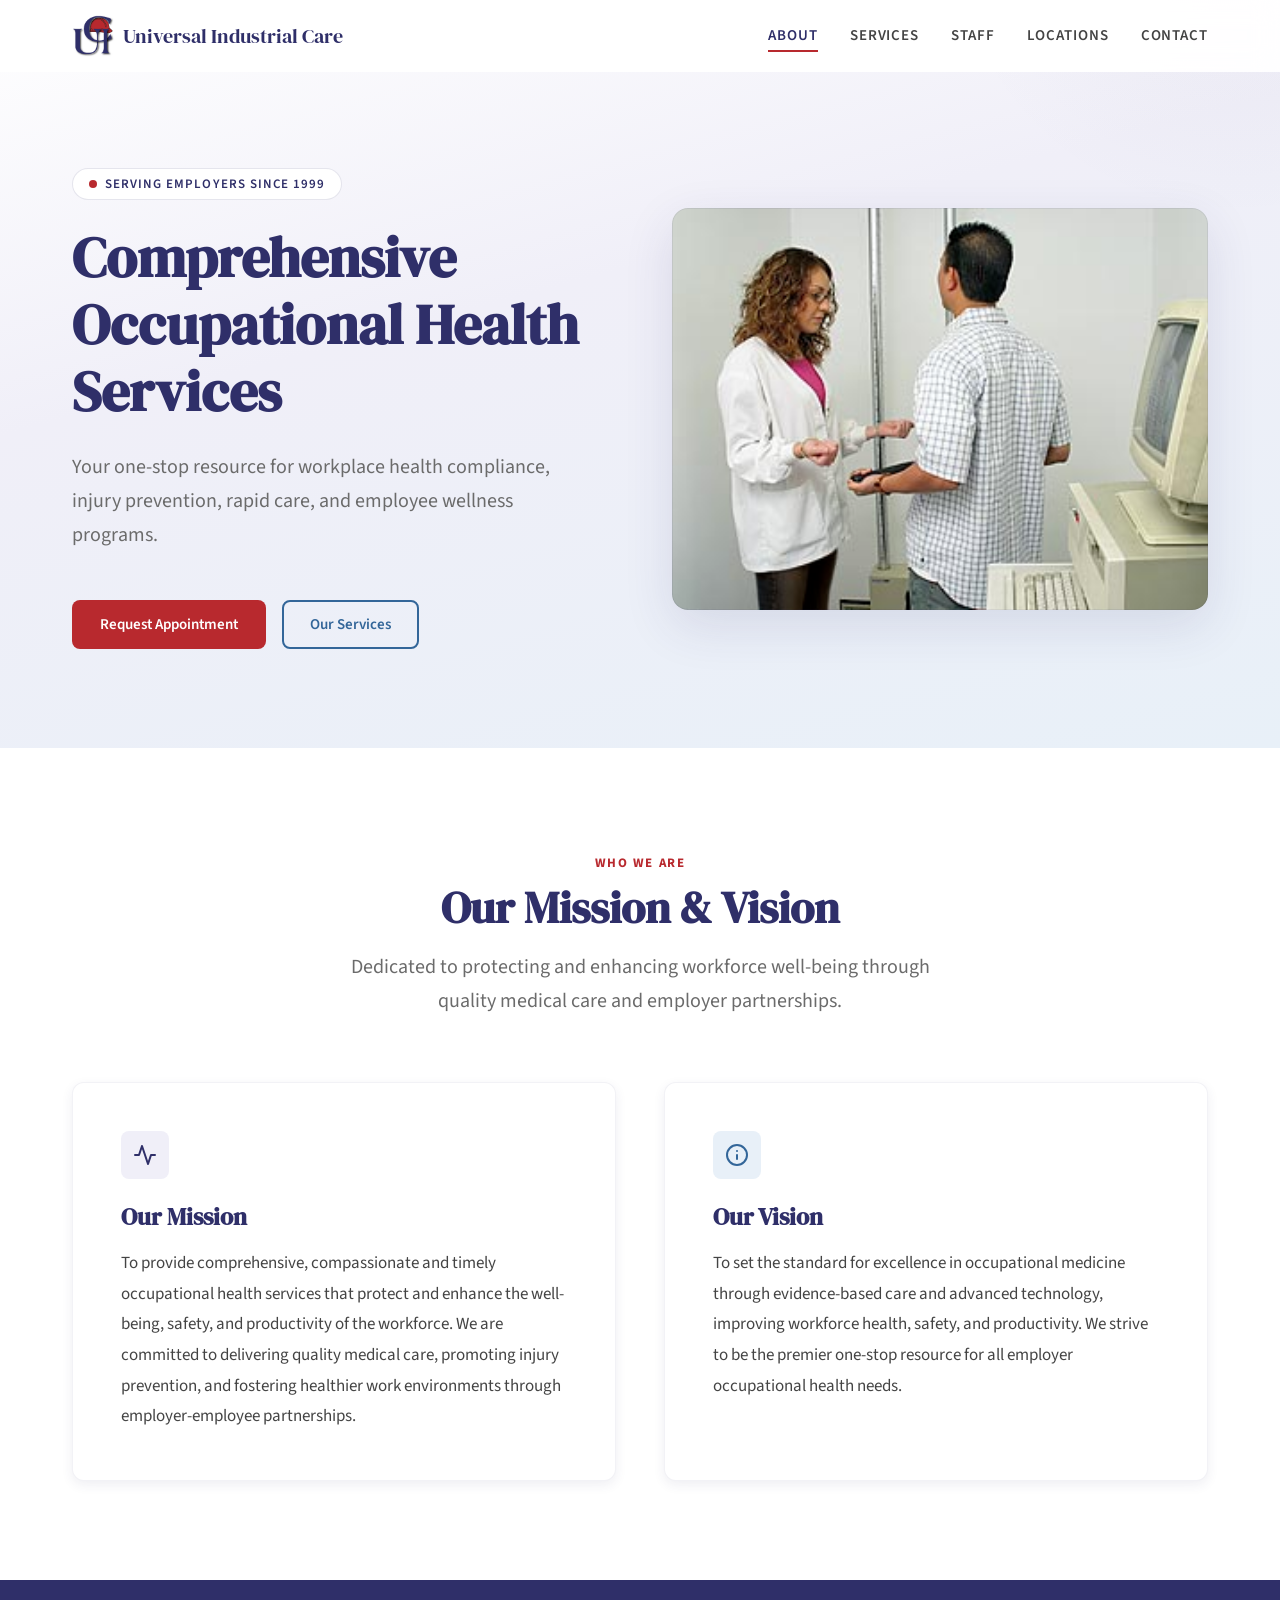
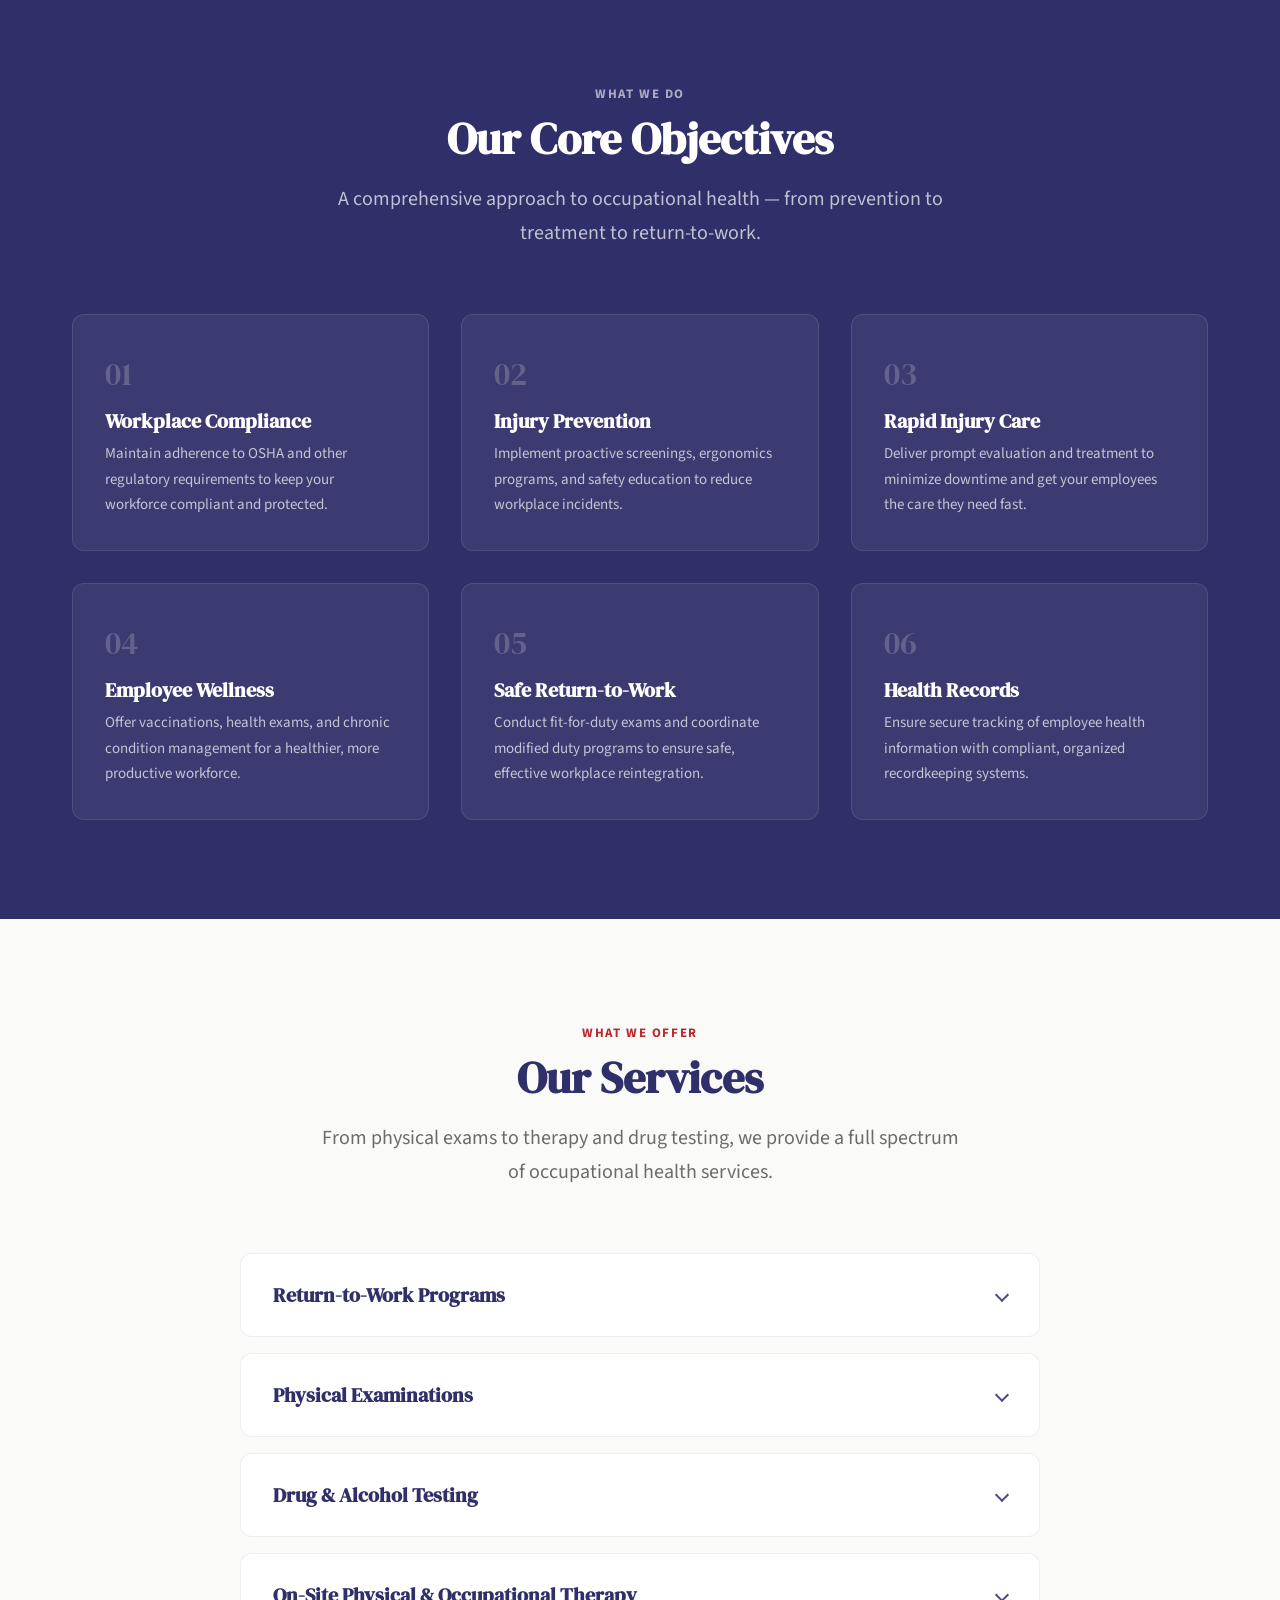
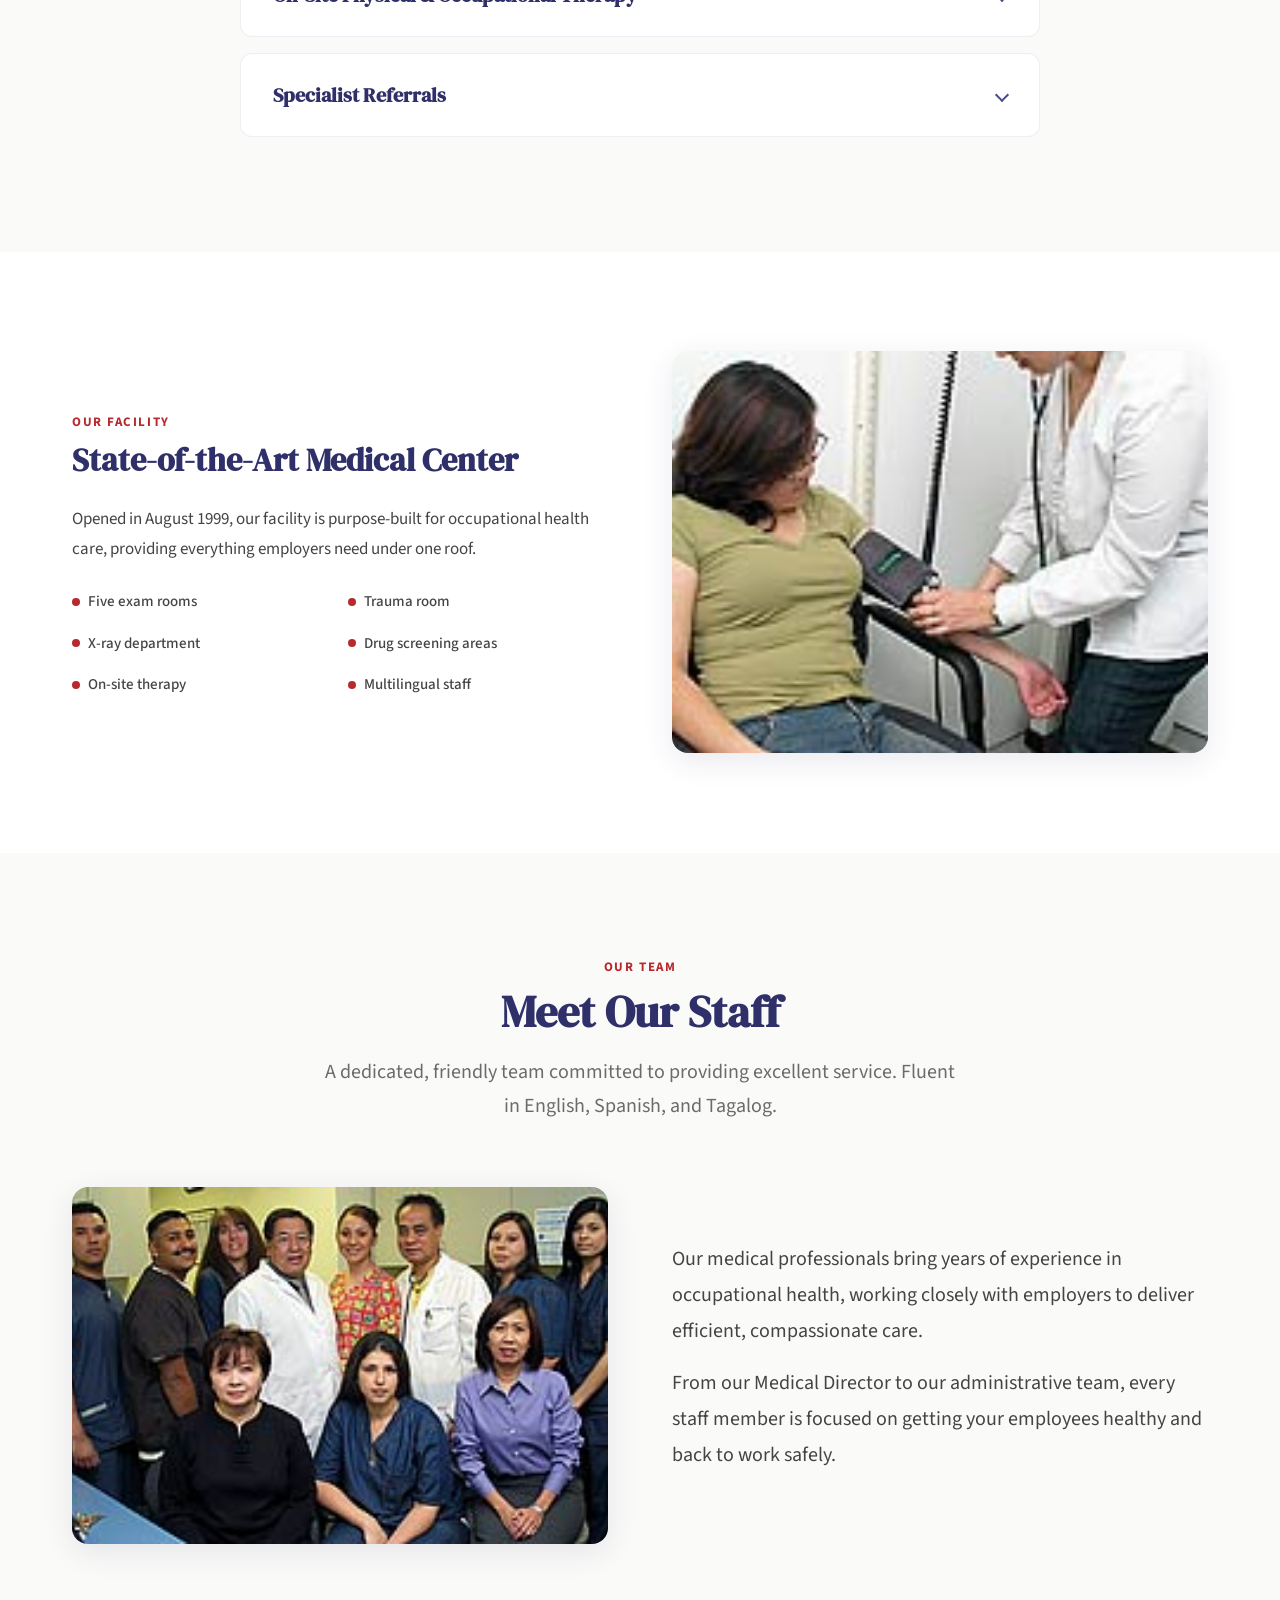
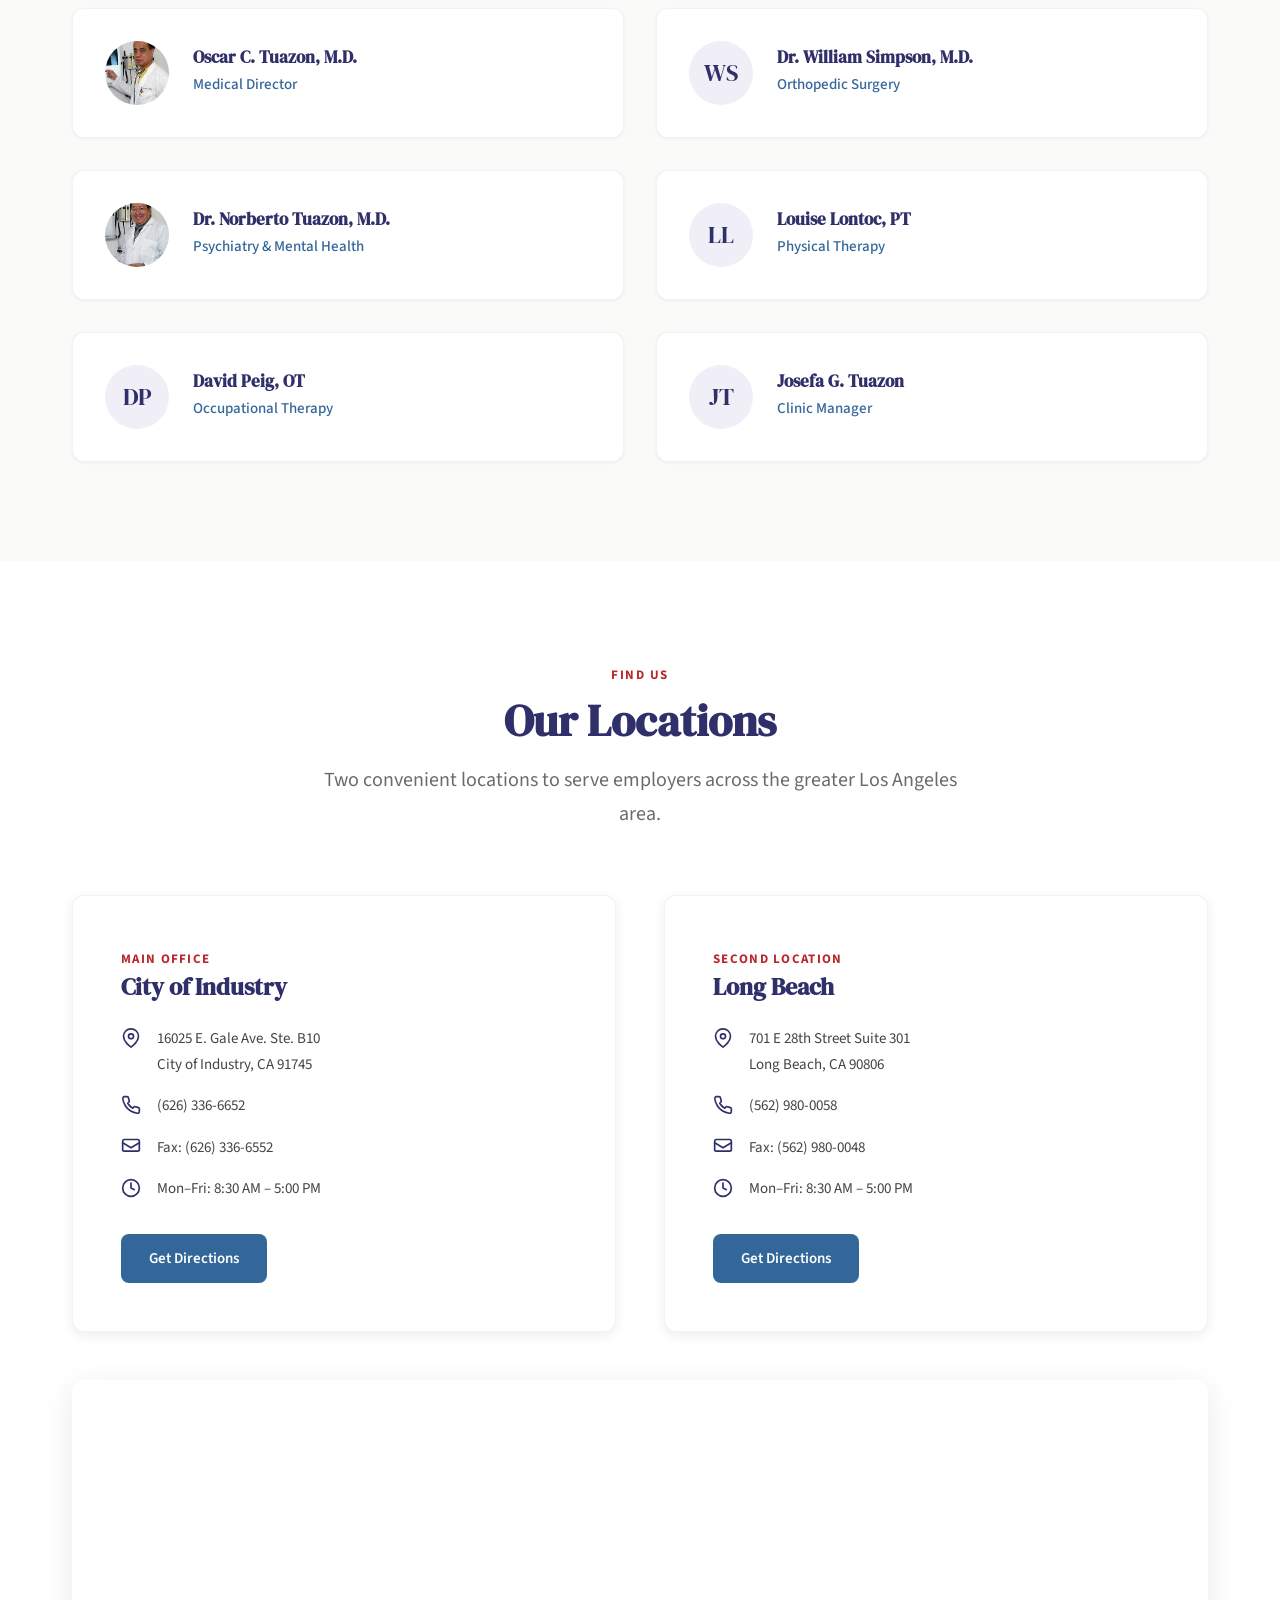
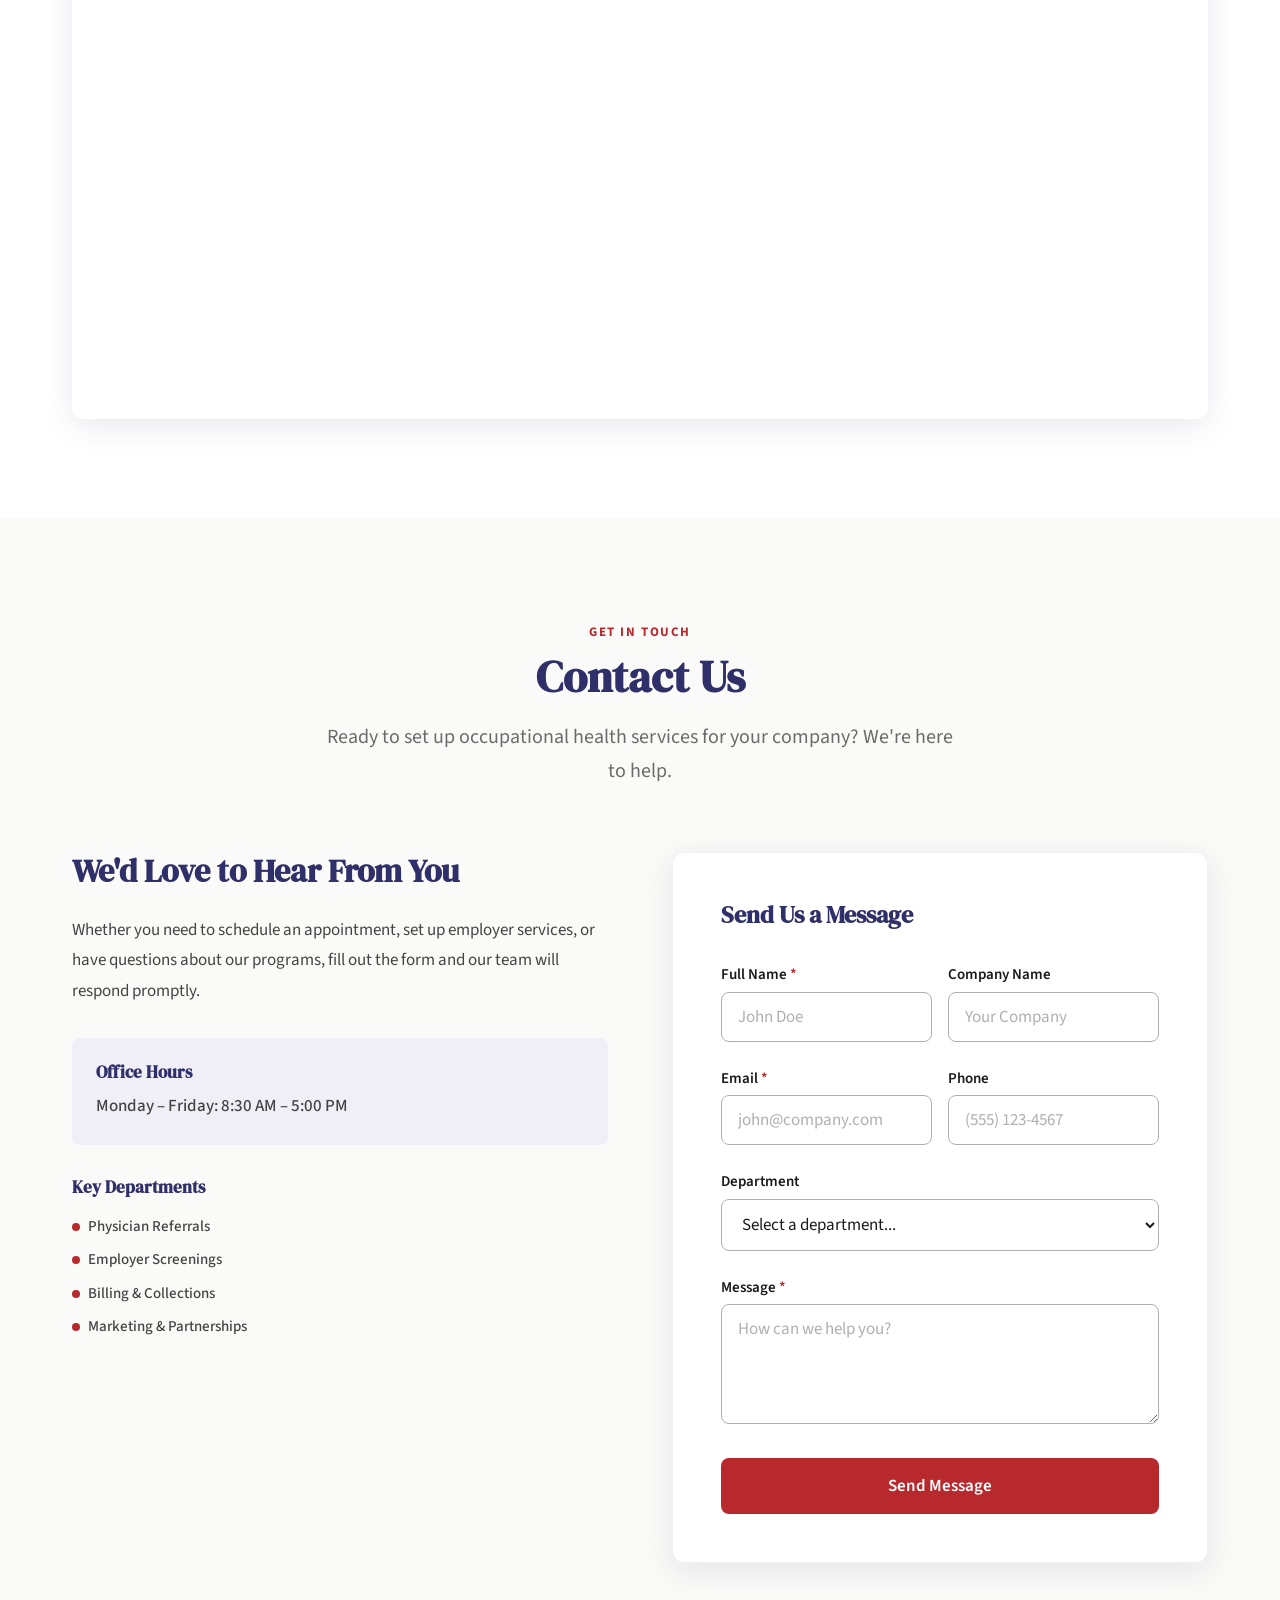
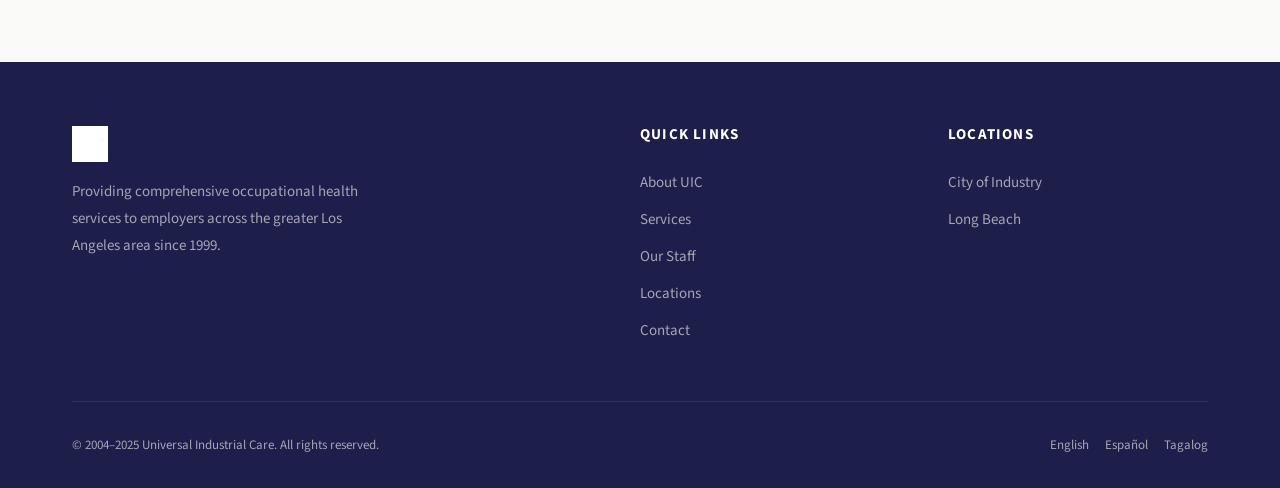
<file: uic_static4/index.html>
<!DOCTYPE html>
<html lang="en">
<head>
  <meta charset="UTF-8">
  <meta name="viewport" content="width=device-width, initial-scale=1.0">
  <title>Universal Industrial Care — Occupational Health Services</title>
  <meta name="description" content="Comprehensive occupational health services including physical exams, drug testing, injury care, and return-to-work programs in City of Industry and Long Beach, CA.">
  <link rel="preconnect" href="https://fonts.googleapis.com">
  <link rel="preconnect" href="https://fonts.gstatic.com" crossorigin>
  <link href="https://fonts.googleapis.com/css2?family=DM+Serif+Display&family=Source+Sans+3:wght@300;400;500;600;700&display=swap" rel="stylesheet">
  <style>
    /* ============================================
       DESIGN TOKENS
       ============================================ */
    :root {
      /* Colors */
      --color-purple-primary: #2F2F69;
      --color-purple-dark: #1E1E4A;
      --color-purple-light: #4A4A8A;
      --color-red-accent: #B8292E;
      --color-red-hover: #9A2024;
      --color-blue-secondary: #336699;
      --color-blue-hover: #2A5580;
      --color-blue-light: #E8F0F8;
      --color-black: #000000;
      --color-gray-900: #1A1A1A;
      --color-gray-700: #444444;
      --color-gray-500: #6B6B6B;
      --color-gray-300: #B0B0B0;
      --color-gray-100: #F4F4F6;
      --color-white: #FFFFFF;
      --color-cream: #FAFAF8;
      --color-purple-tint: #F0EFF8;

      /* Typography */
      --font-display: 'DM Serif Display', Georgia, serif;
      --font-body: 'Source Sans 3', 'Segoe UI', sans-serif;

      /* Font sizes - fluid */
      --text-xs: clamp(0.75rem, 0.7rem + 0.25vw, 0.8125rem);
      --text-sm: clamp(0.8125rem, 0.75rem + 0.3vw, 0.9375rem);
      --text-base: clamp(0.9375rem, 0.875rem + 0.3vw, 1.0625rem);
      --text-lg: clamp(1.0625rem, 1rem + 0.4vw, 1.25rem);
      --text-xl: clamp(1.25rem, 1.1rem + 0.6vw, 1.5rem);
      --text-2xl: clamp(1.5rem, 1.2rem + 1.2vw, 2rem);
      --text-3xl: clamp(1.875rem, 1.4rem + 1.8vw, 2.75rem);
      --text-4xl: clamp(2.25rem, 1.6rem + 2.5vw, 3.5rem);

      /* Spacing */
      --space-xs: 0.25rem;
      --space-sm: 0.5rem;
      --space-md: 1rem;
      --space-lg: 1.5rem;
      --space-xl: 2rem;
      --space-2xl: 3rem;
      --space-3xl: 4rem;
      --space-4xl: 6rem;
      --space-section: clamp(4rem, 3rem + 4vw, 7rem);

      /* Borders & Radii */
      --radius-sm: 4px;
      --radius-md: 8px;
      --radius-lg: 12px;
      --radius-xl: 16px;

      /* Shadows */
      --shadow-sm: 0 1px 3px rgba(47, 47, 105, 0.06);
      --shadow-md: 0 4px 12px rgba(47, 47, 105, 0.08);
      --shadow-lg: 0 8px 30px rgba(47, 47, 105, 0.1);
      --shadow-xl: 0 16px 50px rgba(47, 47, 105, 0.12);

      /* Transitions */
      --transition-fast: 150ms ease;
      --transition-base: 250ms ease;
      --transition-slow: 400ms cubic-bezier(0.16, 1, 0.3, 1);

      /* Layout */
      --max-width: 1200px;
      --nav-height: 72px;
    }

    /* ============================================
       RESET & BASE
       ============================================ */
    *, *::before, *::after {
      box-sizing: border-box;
      margin: 0;
      padding: 0;
    }

    html {
      scroll-behavior: smooth;
      scroll-padding-top: var(--nav-height);
    }

    body {
      font-family: var(--font-body);
      font-size: var(--text-base);
      line-height: 1.7;
      color: var(--color-gray-900);
      background: var(--color-white);
      -webkit-font-smoothing: antialiased;
      -moz-osx-font-smoothing: grayscale;
    }

    img {
      max-width: 100%;
      height: auto;
      display: block;
    }

    a {
      color: var(--color-blue-secondary);
      text-decoration: none;
      transition: color var(--transition-fast);
    }

    a:hover {
      color: var(--color-blue-hover);
    }

    a:focus-visible,
    button:focus-visible,
    input:focus-visible,
    textarea:focus-visible,
    select:focus-visible,
    summary:focus-visible {
      outline: 3px solid var(--color-blue-secondary);
      outline-offset: 2px;
    }

    h1, h2, h3, h4 {
      font-family: var(--font-display);
      color: var(--color-purple-primary);
      line-height: 1.2;
    }

    .container {
      width: 100%;
      max-width: var(--max-width);
      margin: 0 auto;
      padding: 0 var(--space-xl);
    }

    /* Screen reader only */
    .sr-only {
      position: absolute;
      width: 1px;
      height: 1px;
      padding: 0;
      margin: -1px;
      overflow: hidden;
      clip: rect(0, 0, 0, 0);
      border: 0;
    }

    /* ============================================
       SCROLL ANIMATIONS
       ============================================ */
    .fade-in {
      opacity: 0;
      transform: translateY(24px);
      transition: opacity 0.6s cubic-bezier(0.16, 1, 0.3, 1),
                  transform 0.6s cubic-bezier(0.16, 1, 0.3, 1);
    }

    .fade-in.visible {
      opacity: 1;
      transform: translateY(0);
    }

    .fade-in-left {
      opacity: 0;
      transform: translateX(-30px);
      transition: opacity 0.6s cubic-bezier(0.16, 1, 0.3, 1),
                  transform 0.6s cubic-bezier(0.16, 1, 0.3, 1);
    }

    .fade-in-left.visible {
      opacity: 1;
      transform: translateX(0);
    }

    .fade-in-right {
      opacity: 0;
      transform: translateX(30px);
      transition: opacity 0.6s cubic-bezier(0.16, 1, 0.3, 1),
                  transform 0.6s cubic-bezier(0.16, 1, 0.3, 1);
    }

    .fade-in-right.visible {
      opacity: 1;
      transform: translateX(0);
    }

    .stagger-1 { transition-delay: 0.05s; }
    .stagger-2 { transition-delay: 0.1s; }
    .stagger-3 { transition-delay: 0.15s; }
    .stagger-4 { transition-delay: 0.2s; }
    .stagger-5 { transition-delay: 0.25s; }
    .stagger-6 { transition-delay: 0.3s; }

    @media (prefers-reduced-motion: reduce) {
      .fade-in, .fade-in-left, .fade-in-right {
        opacity: 1;
        transform: none;
        transition: none;
      }
    }

    /* ============================================
       NAVIGATION
       ============================================ */
    .nav {
      position: fixed;
      top: 0;
      left: 0;
      right: 0;
      z-index: 1000;
      height: var(--nav-height);
      background: rgba(255, 255, 255, 0.95);
      backdrop-filter: blur(12px);
      -webkit-backdrop-filter: blur(12px);
      border-bottom: 1px solid transparent;
      transition: border-color var(--transition-base), box-shadow var(--transition-base);
    }

    .nav.scrolled {
      border-bottom-color: rgba(47, 47, 105, 0.08);
      box-shadow: var(--shadow-sm);
    }

    .nav__inner {
      display: flex;
      align-items: center;
      justify-content: space-between;
      height: 100%;
      max-width: var(--max-width);
      margin: 0 auto;
      padding: 0 var(--space-xl);
    }

    .nav__logo {
      display: flex;
      align-items: center;
      gap: var(--space-sm);
    }

    .nav__logo img {
      height: 42px;
      width: auto;
    }

    .nav__logo-text {
      font-family: var(--font-display);
      font-size: var(--text-lg);
      color: var(--color-purple-primary);
      white-space: nowrap;
    }

    .nav__links {
      display: flex;
      align-items: center;
      gap: var(--space-xl);
      list-style: none;
    }

    .nav__link {
      font-size: var(--text-sm);
      font-weight: 600;
      color: var(--color-gray-700);
      text-transform: uppercase;
      letter-spacing: 0.06em;
      position: relative;
      padding: var(--space-xs) 0;
      transition: color var(--transition-fast);
    }

    .nav__link::after {
      content: '';
      position: absolute;
      bottom: -2px;
      left: 0;
      width: 0;
      height: 2px;
      background: var(--color-red-accent);
      transition: width var(--transition-base);
    }

    .nav__link:hover,
    .nav__link.active {
      color: var(--color-purple-primary);
    }

    .nav__link:hover::after,
    .nav__link.active::after {
      width: 100%;
    }

    /* Mobile menu button */
    .nav__toggle {
      display: none;
      background: none;
      border: none;
      cursor: pointer;
      padding: var(--space-sm);
      color: var(--color-purple-primary);
    }

    .nav__toggle svg {
      width: 26px;
      height: 26px;
    }

    @media (max-width: 768px) {
      .nav__toggle {
        display: block;
      }

      .nav__links {
        position: fixed;
        top: var(--nav-height);
        left: 0;
        right: 0;
        background: var(--color-white);
        flex-direction: column;
        padding: var(--space-xl);
        gap: var(--space-lg);
        border-bottom: 1px solid var(--color-gray-100);
        box-shadow: var(--shadow-lg);
        transform: translateY(-110%);
        transition: transform var(--transition-slow);
      }

      .nav__links.open {
        transform: translateY(0);
      }

      .nav__logo-text {
        font-size: var(--text-base);
      }
    }

    /* ============================================
       HERO SECTION
       ============================================ */
    .hero {
      padding-top: calc(var(--nav-height) + var(--space-4xl));
      padding-bottom: var(--space-section);
      background: linear-gradient(165deg, var(--color-white) 0%, var(--color-purple-tint) 40%, var(--color-blue-light) 100%);
      position: relative;
      overflow: hidden;
    }

    .hero::before {
      content: '';
      position: absolute;
      top: -50%;
      right: -20%;
      width: 600px;
      height: 600px;
      border-radius: 50%;
      background: radial-gradient(circle, rgba(47, 47, 105, 0.04) 0%, transparent 70%);
      pointer-events: none;
    }

    .hero__inner {
      display: grid;
      grid-template-columns: 1fr 1fr;
      gap: var(--space-3xl);
      align-items: center;
    }

    .hero__badge {
      display: inline-flex;
      align-items: center;
      gap: var(--space-sm);
      background: var(--color-white);
      border: 1px solid rgba(47, 47, 105, 0.12);
      padding: var(--space-xs) var(--space-md);
      border-radius: 100px;
      font-size: var(--text-xs);
      font-weight: 600;
      color: var(--color-purple-primary);
      text-transform: uppercase;
      letter-spacing: 0.08em;
      margin-bottom: var(--space-lg);
    }

    .hero__badge::before {
      content: '';
      width: 8px;
      height: 8px;
      border-radius: 50%;
      background: var(--color-red-accent);
    }

    .hero h1 {
      font-size: var(--text-4xl);
      margin-bottom: var(--space-lg);
      color: var(--color-purple-primary);
    }

    .hero__subtitle {
      font-size: var(--text-lg);
      color: var(--color-gray-500);
      line-height: 1.7;
      max-width: 520px;
      margin-bottom: var(--space-2xl);
    }

    .hero__cta-group {
      display: flex;
      gap: var(--space-md);
      flex-wrap: wrap;
    }

    .hero__image {
      position: relative;
      border-radius: var(--radius-xl);
      overflow: hidden;
      box-shadow: var(--shadow-xl);
      aspect-ratio: 4 / 3;
    }

    .hero__image img {
      width: 100%;
      height: 100%;
      object-fit: cover;
    }

    .hero__image::after {
      content: '';
      position: absolute;
      inset: 0;
      border-radius: var(--radius-xl);
      box-shadow: inset 0 0 0 1px rgba(47, 47, 105, 0.08);
      pointer-events: none;
    }

    @media (max-width: 768px) {
      .hero {
        padding-top: calc(var(--nav-height) + var(--space-2xl));
      }

      .hero__inner {
        grid-template-columns: 1fr;
        gap: var(--space-2xl);
      }

      .hero__image {
        order: -1;
        max-height: 280px;
      }
    }

    /* ============================================
       BUTTONS
       ============================================ */
    .btn {
      display: inline-flex;
      align-items: center;
      justify-content: center;
      gap: var(--space-sm);
      padding: 0.75rem 1.75rem;
      border-radius: var(--radius-md);
      font-family: var(--font-body);
      font-size: var(--text-sm);
      font-weight: 600;
      cursor: pointer;
      border: none;
      transition: all var(--transition-base);
      text-decoration: none;
      white-space: nowrap;
    }

    .btn--primary {
      background: var(--color-red-accent);
      color: var(--color-white);
    }

    .btn--primary:hover {
      background: var(--color-red-hover);
      color: var(--color-white);
      transform: translateY(-1px);
      box-shadow: 0 4px 14px rgba(184, 41, 46, 0.3);
    }

    .btn--secondary {
      background: var(--color-blue-secondary);
      color: var(--color-white);
    }

    .btn--secondary:hover {
      background: var(--color-blue-hover);
      color: var(--color-white);
      transform: translateY(-1px);
      box-shadow: 0 4px 14px rgba(51, 102, 153, 0.3);
    }

    .btn--outline {
      background: transparent;
      color: var(--color-blue-secondary);
      border: 2px solid var(--color-blue-secondary);
      padding: calc(0.75rem - 2px) calc(1.75rem - 2px);
    }

    .btn--outline:hover {
      background: var(--color-blue-secondary);
      color: var(--color-white);
      transform: translateY(-1px);
    }

    /* ============================================
       SECTION HEADERS
       ============================================ */
    .section {
      padding: var(--space-section) 0;
    }

    .section--alt {
      background: var(--color-cream);
    }

    .section--purple {
      background: var(--color-purple-primary);
      color: var(--color-white);
    }

    .section--purple h2,
    .section--purple h3 {
      color: var(--color-white);
    }

    .section__header {
      text-align: center;
      margin-bottom: var(--space-3xl);
    }

    .section__label {
      display: inline-block;
      font-size: var(--text-xs);
      font-weight: 700;
      color: var(--color-red-accent);
      text-transform: uppercase;
      letter-spacing: 0.12em;
      margin-bottom: var(--space-sm);
    }

    .section--purple .section__label {
      color: rgba(255, 255, 255, 0.6);
    }

    .section__title {
      font-size: var(--text-3xl);
      margin-bottom: var(--space-md);
    }

    .section__subtitle {
      font-size: var(--text-lg);
      color: var(--color-gray-500);
      max-width: 640px;
      margin: 0 auto;
    }

    .section--purple .section__subtitle {
      color: rgba(255, 255, 255, 0.7);
    }

    /* ============================================
       MISSION & VISION
       ============================================ */
    .mission-grid {
      display: grid;
      grid-template-columns: 1fr 1fr;
      gap: var(--space-2xl);
    }

    .mission-card {
      background: var(--color-white);
      border-radius: var(--radius-lg);
      padding: var(--space-2xl);
      box-shadow: var(--shadow-md);
      border: 1px solid rgba(47, 47, 105, 0.06);
      transition: box-shadow var(--transition-base), transform var(--transition-base);
    }

    .mission-card:hover {
      box-shadow: var(--shadow-lg);
      transform: translateY(-2px);
    }

    .mission-card__icon {
      width: 48px;
      height: 48px;
      border-radius: var(--radius-md);
      display: flex;
      align-items: center;
      justify-content: center;
      margin-bottom: var(--space-lg);
      font-size: 1.5rem;
    }

    .mission-card__icon--purple {
      background: var(--color-purple-tint);
      color: var(--color-purple-primary);
    }

    .mission-card__icon--blue {
      background: var(--color-blue-light);
      color: var(--color-blue-secondary);
    }

    .mission-card h3 {
      font-size: var(--text-xl);
      margin-bottom: var(--space-md);
    }

    .mission-card p {
      color: var(--color-gray-700);
      line-height: 1.8;
    }

    @media (max-width: 768px) {
      .mission-grid {
        grid-template-columns: 1fr;
      }
    }

    /* ============================================
       GOALS
       ============================================ */
    .goals-grid {
      display: grid;
      grid-template-columns: repeat(3, 1fr);
      gap: var(--space-xl);
    }

    .goal-card {
      background: rgba(255, 255, 255, 0.06);
      border: 1px solid rgba(255, 255, 255, 0.1);
      border-radius: var(--radius-lg);
      padding: var(--space-xl);
      transition: background var(--transition-base), border-color var(--transition-base);
    }

    .goal-card:hover {
      background: rgba(255, 255, 255, 0.1);
      border-color: rgba(255, 255, 255, 0.2);
    }

    .goal-card__number {
      font-family: var(--font-display);
      font-size: var(--text-2xl);
      color: rgba(255, 255, 255, 0.2);
      margin-bottom: var(--space-sm);
    }

    .goal-card h3 {
      font-size: var(--text-lg);
      margin-bottom: var(--space-sm);
    }

    .goal-card p {
      font-size: var(--text-sm);
      color: rgba(255, 255, 255, 0.7);
      line-height: 1.7;
    }

    @media (max-width: 900px) {
      .goals-grid {
        grid-template-columns: repeat(2, 1fr);
      }
    }

    @media (max-width: 600px) {
      .goals-grid {
        grid-template-columns: 1fr;
      }
    }

    /* ============================================
       SERVICES
       ============================================ */
    .services-list {
      max-width: 800px;
      margin: 0 auto;
    }

    .service-item {
      border: 1px solid rgba(47, 47, 105, 0.08);
      border-radius: var(--radius-lg);
      margin-bottom: var(--space-md);
      background: var(--color-white);
      overflow: hidden;
      transition: box-shadow var(--transition-base);
    }

    .service-item:hover {
      box-shadow: var(--shadow-md);
    }

    .service-item summary {
      display: flex;
      align-items: center;
      justify-content: space-between;
      padding: var(--space-lg) var(--space-xl);
      cursor: pointer;
      list-style: none;
      font-weight: 600;
      font-size: var(--text-lg);
      color: var(--color-purple-primary);
      font-family: var(--font-display);
      transition: background var(--transition-fast);
    }

    .service-item summary::-webkit-details-marker {
      display: none;
    }

    .service-item summary:hover {
      background: var(--color-purple-tint);
    }

    .service-item summary::after {
      content: '';
      width: 10px;
      height: 10px;
      border-right: 2px solid var(--color-purple-light);
      border-bottom: 2px solid var(--color-purple-light);
      transform: rotate(45deg);
      transition: transform var(--transition-base);
      flex-shrink: 0;
      margin-left: var(--space-md);
    }

    .service-item[open] summary::after {
      transform: rotate(-135deg);
    }

    .service-item__content {
      padding: 0 var(--space-xl) var(--space-xl);
      color: var(--color-gray-700);
      line-height: 1.8;
    }

    .service-item__content ul {
      margin: var(--space-md) 0;
      padding-left: var(--space-xl);
    }

    .service-item__content li {
      margin-bottom: var(--space-xs);
    }

    .service-item__content li::marker {
      color: var(--color-red-accent);
    }

    .service-item__content p {
      margin-bottom: var(--space-md);
    }

    .service-item__content p:last-child {
      margin-bottom: 0;
    }

    /* ============================================
       STAFF
       ============================================ */
    .staff-intro {
      display: grid;
      grid-template-columns: 1fr 1fr;
      gap: var(--space-3xl);
      align-items: center;
      margin-bottom: var(--space-3xl);
    }

    .staff-photo {
      border-radius: var(--radius-xl);
      overflow: hidden;
      box-shadow: var(--shadow-lg);
      aspect-ratio: 3 / 2;
    }

    .staff-photo img {
      width: 100%;
      height: 100%;
      object-fit: cover;
    }

    .staff-intro__text p {
      font-size: var(--text-lg);
      color: var(--color-gray-700);
      line-height: 1.8;
      margin-bottom: var(--space-md);
    }

    .staff-grid {
      display: grid;
      grid-template-columns: repeat(2, 1fr);
      gap: var(--space-xl);
    }

    .staff-card {
      display: flex;
      align-items: center;
      gap: var(--space-lg);
      background: var(--color-white);
      border-radius: var(--radius-lg);
      padding: var(--space-xl);
      box-shadow: var(--shadow-sm);
      border: 1px solid rgba(47, 47, 105, 0.06);
      transition: box-shadow var(--transition-base), transform var(--transition-base);
    }

    .staff-card:hover {
      box-shadow: var(--shadow-md);
      transform: translateY(-2px);
    }

    .staff-card__avatar {
      width: 64px;
      height: 64px;
      border-radius: 50%;
      background: var(--color-purple-tint);
      display: flex;
      align-items: center;
      justify-content: center;
      flex-shrink: 0;
      overflow: hidden;
    }

    .staff-card__avatar img {
      width: 100%;
      height: 100%;
      object-fit: cover;
    }

    .staff-card__avatar--initials {
      font-family: var(--font-display);
      font-size: var(--text-xl);
      color: var(--color-purple-primary);
    }

    .staff-card h3 {
      font-size: var(--text-base);
      margin-bottom: 2px;
    }

    .staff-card__role {
      font-size: var(--text-sm);
      color: var(--color-blue-secondary);
      font-weight: 500;
    }

    @media (max-width: 768px) {
      .staff-intro {
        grid-template-columns: 1fr;
      }

      .staff-grid {
        grid-template-columns: 1fr;
      }
    }

    /* ============================================
       FACILITY
       ============================================ */
    .facility-highlight {
      display: grid;
      grid-template-columns: 1fr 1fr;
      gap: var(--space-3xl);
      align-items: center;
    }

    .facility-highlight__text h3 {
      font-size: var(--text-2xl);
      margin-bottom: var(--space-lg);
    }

    .facility-highlight__text p {
      color: var(--color-gray-700);
      line-height: 1.8;
      margin-bottom: var(--space-lg);
    }

    .facility-features {
      display: grid;
      grid-template-columns: 1fr 1fr;
      gap: var(--space-md);
    }

    .facility-feature {
      display: flex;
      align-items: center;
      gap: var(--space-sm);
      font-size: var(--text-sm);
      font-weight: 500;
      color: var(--color-gray-700);
    }

    .facility-feature::before {
      content: '';
      width: 8px;
      height: 8px;
      border-radius: 50%;
      background: var(--color-red-accent);
      flex-shrink: 0;
    }

    .facility-image {
      border-radius: var(--radius-xl);
      overflow: hidden;
      box-shadow: var(--shadow-lg);
      aspect-ratio: 4 / 3;
    }

    .facility-image img {
      width: 100%;
      height: 100%;
      object-fit: cover;
    }

    @media (max-width: 768px) {
      .facility-highlight {
        grid-template-columns: 1fr;
      }
    }

    /* ============================================
       LOCATIONS
       ============================================ */
    .locations-grid {
      display: grid;
      grid-template-columns: 1fr 1fr;
      gap: var(--space-2xl);
      margin-bottom: var(--space-2xl);
    }

    .location-card {
      background: var(--color-white);
      border-radius: var(--radius-lg);
      padding: var(--space-2xl);
      box-shadow: var(--shadow-md);
      border: 1px solid rgba(47, 47, 105, 0.06);
    }

    .location-card__label {
      font-size: var(--text-xs);
      font-weight: 700;
      color: var(--color-red-accent);
      text-transform: uppercase;
      letter-spacing: 0.1em;
      margin-bottom: var(--space-sm);
    }

    .location-card h3 {
      font-size: var(--text-xl);
      margin-bottom: var(--space-lg);
    }

    .location-card__detail {
      display: flex;
      align-items: flex-start;
      gap: var(--space-md);
      margin-bottom: var(--space-md);
      font-size: var(--text-sm);
      color: var(--color-gray-700);
    }

    .location-card__detail:last-child {
      margin-bottom: 0;
    }

    .location-card__icon {
      flex-shrink: 0;
      width: 20px;
      height: 20px;
      color: var(--color-purple-primary);
      margin-top: 2px;
    }

    .location-card__actions {
      display: flex;
      gap: var(--space-md);
      margin-top: var(--space-xl);
    }

    .map-container {
      border-radius: var(--radius-lg);
      overflow: hidden;
      box-shadow: var(--shadow-lg);
      aspect-ratio: 16 / 9;
    }

    .map-container iframe {
      width: 100%;
      height: 100%;
      border: 0;
    }

    @media (max-width: 768px) {
      .locations-grid {
        grid-template-columns: 1fr;
      }
    }

    /* ============================================
       CONTACT
       ============================================ */
    .contact-layout {
      display: grid;
      grid-template-columns: 1fr 1fr;
      gap: var(--space-3xl);
      align-items: start;
    }

    .contact-info h3 {
      font-size: var(--text-2xl);
      margin-bottom: var(--space-lg);
    }

    .contact-info p {
      color: var(--color-gray-700);
      line-height: 1.8;
      margin-bottom: var(--space-xl);
    }

    .contact-hours {
      background: var(--color-purple-tint);
      border-radius: var(--radius-md);
      padding: var(--space-lg);
      margin-bottom: var(--space-xl);
    }

    .contact-hours h4 {
      font-size: var(--text-base);
      margin-bottom: var(--space-sm);
    }

    .contact-hours p {
      margin-bottom: 0;
      font-weight: 500;
    }

    .contact-form {
      background: var(--color-white);
      border-radius: var(--radius-lg);
      padding: var(--space-2xl);
      box-shadow: var(--shadow-lg);
      border: 1px solid rgba(47, 47, 105, 0.06);
    }

    .contact-form h3 {
      font-size: var(--text-xl);
      margin-bottom: var(--space-xl);
    }

    .form-group {
      margin-bottom: var(--space-lg);
    }

    .form-group label {
      display: block;
      font-size: var(--text-sm);
      font-weight: 600;
      color: var(--color-gray-900);
      margin-bottom: var(--space-xs);
    }

    .form-group label .required {
      color: var(--color-red-accent);
    }

    .form-group input,
    .form-group textarea,
    .form-group select {
      width: 100%;
      padding: 0.75rem 1rem;
      border: 1px solid var(--color-gray-300);
      border-radius: var(--radius-md);
      font-family: var(--font-body);
      font-size: var(--text-base);
      color: var(--color-gray-900);
      transition: border-color var(--transition-fast), box-shadow var(--transition-fast);
      background: var(--color-white);
    }

    .form-group input::placeholder,
    .form-group textarea::placeholder {
      color: var(--color-gray-300);
    }

    .form-group input:focus,
    .form-group textarea:focus,
    .form-group select:focus {
      outline: none;
      border-color: var(--color-blue-secondary);
      box-shadow: 0 0 0 3px rgba(51, 102, 153, 0.15);
    }

    .form-group textarea {
      min-height: 120px;
      resize: vertical;
    }

    .form-row {
      display: grid;
      grid-template-columns: 1fr 1fr;
      gap: var(--space-md);
    }

    @media (max-width: 600px) {
      .form-row {
        grid-template-columns: 1fr;
      }
    }

    .contact-form .btn {
      width: 100%;
      padding: 1rem;
      font-size: var(--text-base);
    }

    @media (max-width: 768px) {
      .contact-layout {
        grid-template-columns: 1fr;
      }
    }

    /* ============================================
       FOOTER
       ============================================ */
    .footer {
      background: var(--color-purple-dark);
      color: rgba(255, 255, 255, 0.6);
      padding: var(--space-3xl) 0 var(--space-xl);
    }

    .footer__inner {
      display: grid;
      grid-template-columns: 2fr 1fr 1fr;
      gap: var(--space-2xl);
      margin-bottom: var(--space-2xl);
    }

    .footer__brand p {
      margin-top: var(--space-md);
      font-size: var(--text-sm);
      line-height: 1.8;
      max-width: 320px;
    }

    .footer__brand img {
      height: 36px;
      filter: brightness(10);
    }

    .footer h4 {
      font-family: var(--font-body);
      font-size: var(--text-sm);
      font-weight: 700;
      color: var(--color-white);
      text-transform: uppercase;
      letter-spacing: 0.08em;
      margin-bottom: var(--space-lg);
    }

    .footer ul {
      list-style: none;
    }

    .footer li {
      margin-bottom: var(--space-sm);
    }

    .footer a {
      color: rgba(255, 255, 255, 0.6);
      font-size: var(--text-sm);
      transition: color var(--transition-fast);
    }

    .footer a:hover {
      color: var(--color-white);
    }

    .footer__bottom {
      border-top: 1px solid rgba(255, 255, 255, 0.08);
      padding-top: var(--space-xl);
      display: flex;
      justify-content: space-between;
      align-items: center;
      font-size: var(--text-xs);
      flex-wrap: wrap;
      gap: var(--space-md);
    }

    .footer__langs {
      display: flex;
      gap: var(--space-md);
    }

    @media (max-width: 768px) {
      .footer__inner {
        grid-template-columns: 1fr;
      }
    }
  </style>
</head>
<body>

  <!-- ==========================================
       NAVIGATION
       ========================================== -->
  <nav class="nav" role="navigation" aria-label="Main navigation">
    <div class="nav__inner">
      <a href="#" class="nav__logo" aria-label="Universal Industrial Care - Home">
        <img src="images/uic_logo.gif" alt="UIC Logo" width="42" height="42">
        <span class="nav__logo-text">Universal Industrial Care</span>
      </a>
      <button class="nav__toggle" aria-expanded="false" aria-controls="nav-links" aria-label="Toggle menu">
        <svg viewBox="0 0 24 24" fill="none" stroke="currentColor" stroke-width="2" stroke-linecap="round">
          <line x1="3" y1="6" x2="21" y2="6" class="line-top"/>
          <line x1="3" y1="12" x2="21" y2="12" class="line-mid"/>
          <line x1="3" y1="18" x2="21" y2="18" class="line-bot"/>
        </svg>
      </button>
      <ul class="nav__links" id="nav-links" role="list">
        <li><a href="#about" class="nav__link">About</a></li>
        <li><a href="#services" class="nav__link">Services</a></li>
        <li><a href="#staff" class="nav__link">Staff</a></li>
        <li><a href="#locations" class="nav__link">Locations</a></li>
        <li><a href="#contact" class="nav__link">Contact</a></li>
      </ul>
    </div>
  </nav>

  <!-- ==========================================
       HERO
       ========================================== -->
  <section class="hero" id="about">
    <div class="container">
      <div class="hero__inner">
        <div class="fade-in">
          <div class="hero__badge">Serving Employers Since 1999</div>
          <h1>Comprehensive Occupational Health Services</h1>
          <p class="hero__subtitle">
            Your one-stop resource for workplace health compliance, injury prevention, rapid care, and employee wellness programs.
          </p>
          <div class="hero__cta-group">
            <a href="#contact" class="btn btn--primary">Request Appointment</a>
            <a href="#services" class="btn btn--outline">Our Services</a>
          </div>
        </div>
        <div class="hero__image fade-in-right">
          <img src="images/clinic_4r.jpg" alt="UIC Medical Center state-of-the-art facility" width="600" height="450">
        </div>
      </div>
    </div>
  </section>

  <!-- ==========================================
       MISSION & VISION
       ========================================== -->
  <section class="section" id="mission">
    <div class="container">
      <div class="section__header fade-in">
        <span class="section__label">Who We Are</span>
        <h2 class="section__title">Our Mission &amp; Vision</h2>
        <p class="section__subtitle">
          Dedicated to protecting and enhancing workforce well-being through quality medical care and employer partnerships.
        </p>
      </div>
      <div class="mission-grid">
        <div class="mission-card fade-in stagger-1">
          <div class="mission-card__icon mission-card__icon--purple" aria-hidden="true">
            <svg width="24" height="24" viewBox="0 0 24 24" fill="none" stroke="currentColor" stroke-width="2" stroke-linecap="round" stroke-linejoin="round">
              <path d="M22 12h-4l-3 9L9 3l-3 9H2"/>
            </svg>
          </div>
          <h3>Our Mission</h3>
          <p>
            To provide comprehensive, compassionate and timely occupational health services that protect and enhance the well-being, safety, and productivity of the workforce. We are committed to delivering quality medical care, promoting injury prevention, and fostering healthier work environments through employer-employee partnerships.
          </p>
        </div>
        <div class="mission-card fade-in stagger-2">
          <div class="mission-card__icon mission-card__icon--blue" aria-hidden="true">
            <svg width="24" height="24" viewBox="0 0 24 24" fill="none" stroke="currentColor" stroke-width="2" stroke-linecap="round" stroke-linejoin="round">
              <circle cx="12" cy="12" r="10"/>
              <path d="M12 16v-4M12 8h.01"/>
            </svg>
          </div>
          <h3>Our Vision</h3>
          <p>
            To set the standard for excellence in occupational medicine through evidence-based care and advanced technology, improving workforce health, safety, and productivity. We strive to be the premier one-stop resource for all employer occupational health needs.
          </p>
        </div>
      </div>
    </div>
  </section>

  <!-- ==========================================
       GOALS
       ========================================== -->
  <section class="section section--purple">
    <div class="container">
      <div class="section__header fade-in">
        <span class="section__label">What We Do</span>
        <h2 class="section__title">Our Core Objectives</h2>
        <p class="section__subtitle">
          A comprehensive approach to occupational health — from prevention to treatment to return-to-work.
        </p>
      </div>
      <div class="goals-grid">
        <div class="goal-card fade-in stagger-1">
          <div class="goal-card__number">01</div>
          <h3>Workplace Compliance</h3>
          <p>Maintain adherence to OSHA and other regulatory requirements to keep your workforce compliant and protected.</p>
        </div>
        <div class="goal-card fade-in stagger-2">
          <div class="goal-card__number">02</div>
          <h3>Injury Prevention</h3>
          <p>Implement proactive screenings, ergonomics programs, and safety education to reduce workplace incidents.</p>
        </div>
        <div class="goal-card fade-in stagger-3">
          <div class="goal-card__number">03</div>
          <h3>Rapid Injury Care</h3>
          <p>Deliver prompt evaluation and treatment to minimize downtime and get your employees the care they need fast.</p>
        </div>
        <div class="goal-card fade-in stagger-4">
          <div class="goal-card__number">04</div>
          <h3>Employee Wellness</h3>
          <p>Offer vaccinations, health exams, and chronic condition management for a healthier, more productive workforce.</p>
        </div>
        <div class="goal-card fade-in stagger-5">
          <div class="goal-card__number">05</div>
          <h3>Safe Return-to-Work</h3>
          <p>Conduct fit-for-duty exams and coordinate modified duty programs to ensure safe, effective workplace reintegration.</p>
        </div>
        <div class="goal-card fade-in stagger-6">
          <div class="goal-card__number">06</div>
          <h3>Health Records</h3>
          <p>Ensure secure tracking of employee health information with compliant, organized recordkeeping systems.</p>
        </div>
      </div>
    </div>
  </section>

  <!-- ==========================================
       SERVICES
       ========================================== -->
  <section class="section section--alt" id="services">
    <div class="container">
      <div class="section__header fade-in">
        <span class="section__label">What We Offer</span>
        <h2 class="section__title">Our Services</h2>
        <p class="section__subtitle">
          From physical exams to therapy and drug testing, we provide a full spectrum of occupational health services.
        </p>
      </div>
      <div class="services-list">
        <details class="service-item fade-in stagger-1">
          <summary>Return-to-Work Programs</summary>
          <div class="service-item__content">
            <p>Our Work Transition Program uses modified duty schedules to facilitate early workplace reintegration for injured employees, with an <strong>85% successful return-to-work rate</strong>.</p>
            <ul>
              <li>Typical 60-day program duration</li>
              <li>Uses actual work as a rehabilitation medium</li>
              <li>Focuses on patient capabilities, not limitations</li>
              <li>Progressively expands duties matching recovery</li>
              <li>Frequent physician progress updates to employers</li>
              <li>Promotes safe work methods and body mechanics</li>
              <li>Eliminates "sick role" mentality</li>
              <li>Maintains work routine connection</li>
            </ul>
          </div>
        </details>

        <details class="service-item fade-in stagger-2">
          <summary>Physical Examinations</summary>
          <div class="service-item__content">
            <p>Comprehensive examination services to meet all employer and regulatory requirements:</p>
            <ul>
              <li>Pre-employment physicals</li>
              <li>DOT physicals</li>
              <li>Annual physicals</li>
              <li>Return-to-work physicals</li>
              <li>Vision &amp; audiometric testing</li>
              <li>Spirometry &amp; EKG</li>
              <li>Respiratory fit exams</li>
              <li>Asbestos X-rays</li>
              <li>Carpal tunnel evaluations</li>
            </ul>
          </div>
        </details>

        <details class="service-item fade-in stagger-3">
          <summary>Drug &amp; Alcohol Testing</summary>
          <div class="service-item__content">
            <p>Certified Medical Review Office performing chain-of-custody drug screens with both NIDA and non-NIDA options.</p>
            <p>Breath alcohol testing uses the Alcomonitor CC device, providing confirmed results within <strong>fifteen minutes</strong>. All protocols are NHTSA-approved and DOT-compliant.</p>
          </div>
        </details>

        <details class="service-item fade-in stagger-4">
          <summary>On-Site Physical &amp; Occupational Therapy</summary>
          <div class="service-item__content">
            <p>Our full-service therapy facility is located on-site, providing convenient access to both physical and occupational therapy. This allows seamless coordination between treating physicians and therapists for optimal recovery outcomes.</p>
          </div>
        </details>

        <details class="service-item fade-in stagger-5">
          <summary>Specialist Referrals</summary>
          <div class="service-item__content">
            <p>When necessary, patients receive referrals to specialists across multiple medical fields:</p>
            <ul>
              <li>General Surgery</li>
              <li>Internal Medicine</li>
              <li>Neurology</li>
              <li>Obstetrics &amp; Gynecology</li>
              <li>Ophthalmology</li>
              <li>Orthopedics</li>
              <li>Physical &amp; Medical Rehabilitation</li>
              <li>Podiatry</li>
              <li>Reconstructive Surgery</li>
            </ul>
          </div>
        </details>
      </div>
    </div>
  </section>

  <!-- ==========================================
       FACILITY
       ========================================== -->
  <section class="section">
    <div class="container">
      <div class="facility-highlight">
        <div class="facility-highlight__text fade-in-left">
          <span class="section__label">Our Facility</span>
          <h3>State-of-the-Art Medical Center</h3>
          <p>
            Opened in August 1999, our facility is purpose-built for occupational health care, providing everything employers need under one roof.
          </p>
          <div class="facility-features">
            <div class="facility-feature">Five exam rooms</div>
            <div class="facility-feature">Trauma room</div>
            <div class="facility-feature">X-ray department</div>
            <div class="facility-feature">Drug screening areas</div>
            <div class="facility-feature">On-site therapy</div>
            <div class="facility-feature">Multilingual staff</div>
          </div>
        </div>
        <div class="facility-image fade-in-right">
          <img src="images/services_1.jpg" alt="UIC Medical Center facility interior" width="600" height="450">
        </div>
      </div>
    </div>
  </section>

  <!-- ==========================================
       STAFF
       ========================================== -->
  <section class="section section--alt" id="staff">
    <div class="container">
      <div class="section__header fade-in">
        <span class="section__label">Our Team</span>
        <h2 class="section__title">Meet Our Staff</h2>
        <p class="section__subtitle">
          A dedicated, friendly team committed to providing excellent service. Fluent in English, Spanish, and Tagalog.
        </p>
      </div>

      <div class="staff-intro fade-in">
        <div class="staff-photo">
          <img src="images/Group-2004-03-17.jpg" alt="Universal Industrial Care team photo" width="600" height="400">
        </div>
        <div class="staff-intro__text">
          <p>Our medical professionals bring years of experience in occupational health, working closely with employers to deliver efficient, compassionate care.</p>
          <p>From our Medical Director to our administrative team, every staff member is focused on getting your employees healthy and back to work safely.</p>
        </div>
      </div>

      <h3 class="sr-only">In-House Specialists</h3>
      <div class="staff-grid">
        <div class="staff-card fade-in stagger-1">
          <div class="staff-card__avatar">
            <img src="images/OTuazon.jpg" alt="Dr. Oscar C. Tuazon" width="64" height="64">
          </div>
          <div>
            <h3>Oscar C. Tuazon, M.D.</h3>
            <span class="staff-card__role">Medical Director</span>
          </div>
        </div>
        <div class="staff-card fade-in stagger-2">
          <div class="staff-card__avatar staff-card__avatar--initials" aria-hidden="true">WS</div>
          <div>
            <h3>Dr. William Simpson, M.D.</h3>
            <span class="staff-card__role">Orthopedic Surgery</span>
          </div>
        </div>
        <div class="staff-card fade-in stagger-3">
          <div class="staff-card__avatar">
            <img src="images/Leon.jpg" alt="Dr. Norberto Tuazon" width="64" height="64">
          </div>
          <div>
            <h3>Dr. Norberto Tuazon, M.D.</h3>
            <span class="staff-card__role">Psychiatry &amp; Mental Health</span>
          </div>
        </div>
        <div class="staff-card fade-in stagger-4">
          <div class="staff-card__avatar staff-card__avatar--initials" aria-hidden="true">LL</div>
          <div>
            <h3>Louise Lontoc, PT</h3>
            <span class="staff-card__role">Physical Therapy</span>
          </div>
        </div>
        <div class="staff-card fade-in stagger-5">
          <div class="staff-card__avatar staff-card__avatar--initials" aria-hidden="true">DP</div>
          <div>
            <h3>David Peig, OT</h3>
            <span class="staff-card__role">Occupational Therapy</span>
          </div>
        </div>
        <div class="staff-card fade-in stagger-6">
          <div class="staff-card__avatar staff-card__avatar--initials" aria-hidden="true">JT</div>
          <div>
            <h3>Josefa G. Tuazon</h3>
            <span class="staff-card__role">Clinic Manager</span>
          </div>
        </div>
      </div>
    </div>
  </section>

  <!-- ==========================================
       LOCATIONS
       ========================================== -->
  <section class="section" id="locations">
    <div class="container">
      <div class="section__header fade-in">
        <span class="section__label">Find Us</span>
        <h2 class="section__title">Our Locations</h2>
        <p class="section__subtitle">
          Two convenient locations to serve employers across the greater Los Angeles area.
        </p>
      </div>

      <div class="locations-grid fade-in">
        <div class="location-card">
          <span class="location-card__label">Main Office</span>
          <h3>City of Industry</h3>
          <div class="location-card__detail">
            <svg class="location-card__icon" viewBox="0 0 24 24" fill="none" stroke="currentColor" stroke-width="2" stroke-linecap="round" stroke-linejoin="round" aria-hidden="true">
              <path d="M21 10c0 7-9 13-9 13s-9-6-9-13a9 9 0 0 1 18 0z"/>
              <circle cx="12" cy="10" r="3"/>
            </svg>
            <span>16025 E. Gale Ave. Ste. B10<br>City of Industry, CA 91745</span>
          </div>
          <div class="location-card__detail">
            <svg class="location-card__icon" viewBox="0 0 24 24" fill="none" stroke="currentColor" stroke-width="2" stroke-linecap="round" stroke-linejoin="round" aria-hidden="true">
              <path d="M22 16.92v3a2 2 0 0 1-2.18 2 19.79 19.79 0 0 1-8.63-3.07 19.5 19.5 0 0 1-6-6 19.79 19.79 0 0 1-3.07-8.67A2 2 0 0 1 4.11 2h3a2 2 0 0 1 2 1.72 12.84 12.84 0 0 0 .7 2.81 2 2 0 0 1-.45 2.11L8.09 9.91a16 16 0 0 0 6 6l1.27-1.27a2 2 0 0 1 2.11-.45 12.84 12.84 0 0 0 2.81.7A2 2 0 0 1 22 16.92z"/>
            </svg>
            <span>(626) 336-6652</span>
          </div>
          <div class="location-card__detail">
            <svg class="location-card__icon" viewBox="0 0 24 24" fill="none" stroke="currentColor" stroke-width="2" stroke-linecap="round" stroke-linejoin="round" aria-hidden="true">
              <rect x="2" y="3" width="20" height="14" rx="2" ry="2"/>
              <polyline points="2 7 12 13 22 7"/>
            </svg>
            <span>Fax: (626) 336-6552</span>
          </div>
          <div class="location-card__detail">
            <svg class="location-card__icon" viewBox="0 0 24 24" fill="none" stroke="currentColor" stroke-width="2" stroke-linecap="round" stroke-linejoin="round" aria-hidden="true">
              <circle cx="12" cy="12" r="10"/>
              <polyline points="12 6 12 12 16 14"/>
            </svg>
            <span>Mon&ndash;Fri: 8:30 AM &ndash; 5:00 PM</span>
          </div>
          <div class="location-card__actions">
            <a href="https://www.google.com/maps/dir//16025+E+Gale+Ave+Ste+B10,+City+of+Industry,+CA+91745" target="_blank" rel="noopener noreferrer" class="btn btn--secondary">Get Directions</a>
          </div>
        </div>

        <div class="location-card">
          <span class="location-card__label">Second Location</span>
          <h3>Long Beach</h3>
          <div class="location-card__detail">
            <svg class="location-card__icon" viewBox="0 0 24 24" fill="none" stroke="currentColor" stroke-width="2" stroke-linecap="round" stroke-linejoin="round" aria-hidden="true">
              <path d="M21 10c0 7-9 13-9 13s-9-6-9-13a9 9 0 0 1 18 0z"/>
              <circle cx="12" cy="10" r="3"/>
            </svg>
            <span>701 E 28th Street Suite 301<br>Long Beach, CA 90806</span>
          </div>
          <div class="location-card__detail">
            <svg class="location-card__icon" viewBox="0 0 24 24" fill="none" stroke="currentColor" stroke-width="2" stroke-linecap="round" stroke-linejoin="round" aria-hidden="true">
              <path d="M22 16.92v3a2 2 0 0 1-2.18 2 19.79 19.79 0 0 1-8.63-3.07 19.5 19.5 0 0 1-6-6 19.79 19.79 0 0 1-3.07-8.67A2 2 0 0 1 4.11 2h3a2 2 0 0 1 2 1.72 12.84 12.84 0 0 0 .7 2.81 2 2 0 0 1-.45 2.11L8.09 9.91a16 16 0 0 0 6 6l1.27-1.27a2 2 0 0 1 2.11-.45 12.84 12.84 0 0 0 2.81.7A2 2 0 0 1 22 16.92z"/>
            </svg>
            <span>(562) 980-0058</span>
          </div>
          <div class="location-card__detail">
            <svg class="location-card__icon" viewBox="0 0 24 24" fill="none" stroke="currentColor" stroke-width="2" stroke-linecap="round" stroke-linejoin="round" aria-hidden="true">
              <rect x="2" y="3" width="20" height="14" rx="2" ry="2"/>
              <polyline points="2 7 12 13 22 7"/>
            </svg>
            <span>Fax: (562) 980-0048</span>
          </div>
          <div class="location-card__detail">
            <svg class="location-card__icon" viewBox="0 0 24 24" fill="none" stroke="currentColor" stroke-width="2" stroke-linecap="round" stroke-linejoin="round" aria-hidden="true">
              <circle cx="12" cy="12" r="10"/>
              <polyline points="12 6 12 12 16 14"/>
            </svg>
            <span>Mon&ndash;Fri: 8:30 AM &ndash; 5:00 PM</span>
          </div>
          <div class="location-card__actions">
            <a href="https://www.google.com/maps/dir//701+E+28th+St+Suite+301,+Long+Beach,+CA+90806" target="_blank" rel="noopener noreferrer" class="btn btn--secondary">Get Directions</a>
          </div>
        </div>
      </div>

      <div class="map-container fade-in">
        <iframe
          title="UIC Medical Center - City of Industry location on Google Maps"
          src="https://www.google.com/maps/embed?pb=!1m18!1m12!1m3!1d3318.8!2d-117.9425!3d34.0032!2m3!1f0!2f0!3f0!3m2!1i1024!2i768!4f13.1!3m3!1m2!1s0x80c2d4d08b4a4e7d%3A0x4b5e5a5d5c5f5e5d!2s16025+E+Gale+Ave+%23B10%2C+City+of+Industry%2C+CA+91745!5e0!3m2!1sen!2sus!4v1700000000000!5m2!1sen!2sus"
          allowfullscreen
          loading="lazy"
          referrerpolicy="no-referrer-when-downgrade">
        </iframe>
      </div>
    </div>
  </section>

  <!-- ==========================================
       CONTACT
       ========================================== -->
  <section class="section section--alt" id="contact">
    <div class="container">
      <div class="section__header fade-in">
        <span class="section__label">Get In Touch</span>
        <h2 class="section__title">Contact Us</h2>
        <p class="section__subtitle">
          Ready to set up occupational health services for your company? We're here to help.
        </p>
      </div>

      <div class="contact-layout">
        <div class="contact-info fade-in-left">
          <h3>We'd Love to Hear From You</h3>
          <p>
            Whether you need to schedule an appointment, set up employer services, or have questions about our programs, fill out the form and our team will respond promptly.
          </p>

          <div class="contact-hours">
            <h4>Office Hours</h4>
            <p>Monday &ndash; Friday: 8:30 AM &ndash; 5:00 PM</p>
          </div>

          <h4 style="font-family: var(--font-display); color: var(--color-purple-primary); margin-bottom: var(--space-md);">Key Departments</h4>
          <div style="display: flex; flex-direction: column; gap: var(--space-sm);">
            <div class="facility-feature">Physician Referrals</div>
            <div class="facility-feature">Employer Screenings</div>
            <div class="facility-feature">Billing &amp; Collections</div>
            <div class="facility-feature">Marketing &amp; Partnerships</div>
          </div>
        </div>

        <form class="contact-form fade-in-right" action="https://formsubmit.co/info@uicmedcenter.com" method="POST">
          <h3>Send Us a Message</h3>
          <!-- Honeypot -->
          <input type="text" name="_honey" style="display:none" tabindex="-1" autocomplete="off">
          <!-- Disable captcha -->
          <input type="hidden" name="_captcha" value="false">
          <!-- Success redirect -->
          <input type="hidden" name="_next" value="">

          <div class="form-row">
            <div class="form-group">
              <label for="name">Full Name <span class="required" aria-label="required">*</span></label>
              <input type="text" id="name" name="name" required placeholder="John Doe" autocomplete="name">
            </div>
            <div class="form-group">
              <label for="company">Company Name</label>
              <input type="text" id="company" name="company" placeholder="Your Company" autocomplete="organization">
            </div>
          </div>

          <div class="form-row">
            <div class="form-group">
              <label for="email">Email <span class="required" aria-label="required">*</span></label>
              <input type="email" id="email" name="email" required placeholder="john@company.com" autocomplete="email">
            </div>
            <div class="form-group">
              <label for="phone">Phone</label>
              <input type="tel" id="phone" name="phone" placeholder="(555) 123-4567" autocomplete="tel">
            </div>
          </div>

          <div class="form-group">
            <label for="department">Department</label>
            <select id="department" name="department">
              <option value="">Select a department...</option>
              <option value="general">General Inquiry</option>
              <option value="appointments">Appointments</option>
              <option value="employer-services">Employer Services</option>
              <option value="screenings">Employer Screenings</option>
              <option value="referrals">Physician Referrals</option>
              <option value="billing">Billing &amp; Collections</option>
            </select>
          </div>

          <div class="form-group">
            <label for="message">Message <span class="required" aria-label="required">*</span></label>
            <textarea id="message" name="message" required placeholder="How can we help you?"></textarea>
          </div>

          <button type="submit" class="btn btn--primary">Send Message</button>
        </form>
      </div>
    </div>
  </section>

  <!-- ==========================================
       FOOTER
       ========================================== -->
  <footer class="footer" role="contentinfo">
    <div class="container">
      <div class="footer__inner">
        <div class="footer__brand">
          <img src="images/uic_logo.gif" alt="UIC Logo" width="36" height="36">
          <p>Providing comprehensive occupational health services to employers across the greater Los Angeles area since 1999.</p>
        </div>
        <div>
          <h4>Quick Links</h4>
          <ul role="list">
            <li><a href="#about">About UIC</a></li>
            <li><a href="#services">Services</a></li>
            <li><a href="#staff">Our Staff</a></li>
            <li><a href="#locations">Locations</a></li>
            <li><a href="#contact">Contact</a></li>
          </ul>
        </div>
        <div>
          <h4>Locations</h4>
          <ul role="list">
            <li><a href="https://www.google.com/maps/dir//16025+E+Gale+Ave+Ste+B10,+City+of+Industry,+CA+91745" target="_blank" rel="noopener noreferrer">City of Industry</a></li>
            <li><a href="https://www.google.com/maps/dir//701+E+28th+St+Suite+301,+Long+Beach,+CA+90806" target="_blank" rel="noopener noreferrer">Long Beach</a></li>
          </ul>
        </div>
      </div>
      <div class="footer__bottom">
        <span>&copy; 2004&ndash;2025 Universal Industrial Care. All rights reserved.</span>
        <div class="footer__langs">
          <span>English</span>
          <span>Espa&ntilde;ol</span>
          <span>Tagalog</span>
        </div>
      </div>
    </div>
  </footer>

  <!-- ==========================================
       SCRIPTS
       ========================================== -->
  <script>
    // Navigation scroll effect
    const nav = document.querySelector('.nav');
    const navToggle = document.querySelector('.nav__toggle');
    const navLinks = document.querySelector('.nav__links');
    const navLinkItems = document.querySelectorAll('.nav__link');

    window.addEventListener('scroll', () => {
      nav.classList.toggle('scrolled', window.scrollY > 20);
    }, { passive: true });

    // Mobile menu toggle
    navToggle.addEventListener('click', () => {
      const isOpen = navLinks.classList.toggle('open');
      navToggle.setAttribute('aria-expanded', isOpen);
    });

    // Close mobile menu on link click
    navLinkItems.forEach(link => {
      link.addEventListener('click', () => {
        navLinks.classList.remove('open');
        navToggle.setAttribute('aria-expanded', 'false');
      });
    });

    // Active nav link on scroll
    const sections = document.querySelectorAll('section[id]');
    const observerNav = new IntersectionObserver((entries) => {
      entries.forEach(entry => {
        if (entry.isIntersecting) {
          const id = entry.target.getAttribute('id');
          navLinkItems.forEach(link => {
            link.classList.toggle('active', link.getAttribute('href') === '#' + id);
          });
        }
      });
    }, { rootMargin: '-40% 0px -60% 0px' });

    sections.forEach(section => observerNav.observe(section));

    // Scroll reveal animations
    const fadeElements = document.querySelectorAll('.fade-in, .fade-in-left, .fade-in-right');

    const observerFade = new IntersectionObserver((entries) => {
      entries.forEach(entry => {
        if (entry.isIntersecting) {
          entry.target.classList.add('visible');
          observerFade.unobserve(entry.target);
        }
      });
    }, {
      threshold: 0.1,
      rootMargin: '0px 0px -40px 0px'
    });

    fadeElements.forEach(el => observerFade.observe(el));
  </script>
</body>
</html>
</file>
<file: uic_static1/styles.css>
/* =========================================================
   Universal Industrial Care — Global Styles
   ========================================================= */

*, *::before, *::after { box-sizing: border-box; margin: 0; padding: 0; }

:root {
  --navy:    #0b2545;
  --navy2:   #134074;
  --blue:    #1a73e8;
  --blue-lt: #e8f0fe;
  --teal:    #0d7377;
  --red:     #c0392b;
  --white:   #ffffff;
  --off-wh:  #f7f9fc;
  --gray-1:  #f0f4f8;
  --gray-2:  #d1dce8;
  --gray-3:  #8899aa;
  --gray-4:  #4a5568;
  --text:    #1e2a3a;
  --radius:  10px;
  --shadow:  0 4px 24px rgba(11,37,69,0.10);
  --shadow-md: 0 8px 40px rgba(11,37,69,0.14);
  --transition: 0.22s ease;
}

html { scroll-behavior: smooth; }

body {
  font-family: 'Inter', sans-serif;
  color: var(--text);
  background: var(--white);
  line-height: 1.6;
  font-size: 16px;
}

.container {
  max-width: 1140px;
  margin: 0 auto;
  padding: 0 24px;
}

h1, h2, h3 { font-family: 'Merriweather', serif; line-height: 1.25; }
h1 { font-size: clamp(2rem, 4vw, 3rem); font-weight: 700; }
h2 { font-size: clamp(1.6rem, 3vw, 2.25rem); font-weight: 700; }
h3 { font-size: 1.15rem; font-weight: 600; font-family: 'Inter', sans-serif; }

a { color: inherit; text-decoration: none; }
img { max-width: 100%; display: block; }

/* ---- Buttons ---- */
.btn-primary {
  display: inline-block;
  background: var(--blue);
  color: var(--white);
  padding: 13px 28px;
  border-radius: var(--radius);
  font-weight: 600;
  font-size: 0.95rem;
  letter-spacing: 0.01em;
  transition: background var(--transition), transform var(--transition), box-shadow var(--transition);
}
.btn-primary:hover {
  background: var(--navy2);
  transform: translateY(-1px);
  box-shadow: 0 6px 20px rgba(26,115,232,0.3);
}

.btn-outline {
  display: inline-block;
  background: transparent;
  color: var(--white);
  padding: 12px 28px;
  border-radius: var(--radius);
  border: 2px solid rgba(255,255,255,0.7);
  font-weight: 600;
  font-size: 0.95rem;
  transition: background var(--transition), border-color var(--transition);
}
.btn-outline:hover {
  background: rgba(255,255,255,0.12);
  border-color: var(--white);
}

.full-width { display: block; text-align: center; width: 100%; }

/* ---- Sections ---- */
.section { padding: 90px 0; }
.section-header { text-align: center; max-width: 680px; margin: 0 auto 60px; }
.section-header h2 { margin-bottom: 14px; }
.section-desc { color: var(--gray-3); font-size: 1.05rem; line-height: 1.7; }
.section-eyebrow {
  display: inline-block;
  font-size: 0.78rem;
  font-weight: 700;
  letter-spacing: 0.12em;
  text-transform: uppercase;
  color: var(--blue);
  margin-bottom: 10px;
}

/* =========================================================
   NAVBAR
   ========================================================= */
.navbar {
  position: sticky;
  top: 0;
  z-index: 100;
  background: var(--white);
  border-bottom: 1px solid var(--gray-2);
  box-shadow: 0 2px 12px rgba(11,37,69,0.07);
}

.nav-inner {
  display: flex;
  align-items: center;
  justify-content: space-between;
  height: 70px;
}

.logo {
  display: flex;
  align-items: center;
  gap: 12px;
}

.logo-img {
  width: 44px;
  height: 44px;
  object-fit: contain;
  border-radius: 4px;
}

.logo-name {
  display: block;
  font-weight: 700;
  font-size: 1rem;
  color: var(--navy);
  line-height: 1.2;
}
.logo-sub {
  display: block;
  font-size: 0.72rem;
  color: var(--gray-3);
  letter-spacing: 0.04em;
  text-transform: uppercase;
}

.nav-links {
  list-style: none;
  display: flex;
  align-items: center;
  gap: 4px;
}
.nav-links li a {
  padding: 8px 12px;
  border-radius: 6px;
  font-size: 0.88rem;
  font-weight: 500;
  color: var(--gray-4);
  transition: background var(--transition), color var(--transition);
}
.nav-links li a:hover { background: var(--gray-1); color: var(--navy); }

.btn-nav {
  background: var(--blue) !important;
  color: var(--white) !important;
  padding: 8px 18px !important;
  border-radius: 6px !important;
  font-weight: 600 !important;
}
.btn-nav:hover { background: var(--navy2) !important; }

.hamburger {
  display: none;
  background: none;
  border: none;
  font-size: 1.5rem;
  cursor: pointer;
  color: var(--navy);
  padding: 4px;
}

.mobile-menu {
  display: none;
  flex-direction: column;
  background: var(--white);
  border-top: 1px solid var(--gray-2);
  padding: 16px 24px 20px;
  gap: 4px;
}
.mobile-menu a {
  padding: 10px 12px;
  border-radius: 6px;
  font-weight: 500;
  color: var(--gray-4);
  font-size: 0.95rem;
  transition: background var(--transition);
}
.mobile-menu a:hover { background: var(--gray-1); }
.btn-nav-mobile {
  background: var(--blue);
  color: var(--white) !important;
  text-align: center;
  border-radius: var(--radius);
  font-weight: 600 !important;
  margin-top: 8px;
}

/* =========================================================
   HERO
   ========================================================= */
.hero {
  position: relative;
  min-height: 520px;
  background: linear-gradient(135deg, #0b2545 0%, #134074 50%, #1a5276 100%);
  display: flex;
  flex-direction: column;
  justify-content: center;
}

.hero-overlay {
  position: absolute;
  inset: 0;
  background: url("data:image/svg+xml,%3Csvg width='60' height='60' viewBox='0 0 60 60' xmlns='http://www.w3.org/2000/svg'%3E%3Cg fill='none' fill-rule='evenodd'%3E%3Cg fill='%23ffffff' fill-opacity='0.03'%3E%3Cpath d='M36 34v-4h-2v4h-4v2h4v4h2v-4h4v-2h-4zm0-30V0h-2v4h-4v2h4v4h2V6h4V4h-4zM6 34v-4H4v4H0v2h4v4h2v-4h4v-2H6zM6 4V0H4v4H0v2h4v4h2V6h4V4H6z'/%3E%3C/g%3E%3C/g%3E%3C/svg%3E");
}

.hero-content {
  position: relative;
  padding: 80px 24px 40px;
  color: var(--white);
}

.hero-eyebrow {
  font-size: 0.78rem;
  font-weight: 700;
  letter-spacing: 0.14em;
  text-transform: uppercase;
  color: #90caf9;
  margin-bottom: 16px;
}

.hero h1 { color: var(--white); margin-bottom: 20px; }

.hero-sub {
  max-width: 600px;
  font-size: 1.1rem;
  color: rgba(255,255,255,0.8);
  line-height: 1.7;
  margin-bottom: 36px;
}

.hero-actions {
  display: flex;
  gap: 16px;
  flex-wrap: wrap;
}

.hero-stats {
  position: relative;
  background: rgba(0,0,0,0.25);
  backdrop-filter: blur(4px);
  border-top: 1px solid rgba(255,255,255,0.12);
}

.stats-row {
  display: flex;
  align-items: center;
  justify-content: center;
  gap: 0;
  padding: 28px 24px;
  flex-wrap: wrap;
}

.stat {
  display: flex;
  flex-direction: column;
  align-items: center;
  padding: 0 40px;
  color: var(--white);
}
.stat-number {
  font-size: 1.9rem;
  font-weight: 700;
  font-family: 'Merriweather', serif;
  line-height: 1;
  margin-bottom: 6px;
  color: #90caf9;
}
.stat-label {
  font-size: 0.78rem;
  letter-spacing: 0.06em;
  text-transform: uppercase;
  color: rgba(255,255,255,0.65);
}
.stat-divider {
  width: 1px;
  height: 40px;
  background: rgba(255,255,255,0.18);
}

/* =========================================================
   ABOUT
   ========================================================= */
.about { background: var(--off-wh); }

.about-grid {
  display: grid;
  grid-template-columns: 340px 1fr;
  gap: 64px;
  align-items: start;
}

.about-badge-col { display: flex; flex-direction: column; gap: 32px; }

.about-badge {
  background: linear-gradient(135deg, var(--navy) 0%, var(--navy2) 100%);
  color: var(--white);
  border-radius: 16px;
  padding: 40px 32px;
  display: flex;
  flex-direction: column;
  align-items: center;
  text-align: center;
  gap: 10px;
  box-shadow: var(--shadow-md);
}
.badge-logo {
  width: 80px;
  height: 80px;
  object-fit: contain;
  border-radius: 10px;
  background: var(--white);
  padding: 6px;
}
.badge-year { font-size: 0.78rem; letter-spacing: 0.12em; text-transform: uppercase; color: rgba(255,255,255,0.6); }
.badge-text { font-size: 1.1rem; font-weight: 600; line-height: 1.4; }

.about-highlights {
  list-style: none;
  display: flex;
  flex-direction: column;
  gap: 12px;
}
.about-highlights li {
  display: flex;
  align-items: center;
  gap: 10px;
  font-size: 0.92rem;
  font-weight: 500;
  color: var(--gray-4);
}
.check {
  display: inline-flex;
  align-items: center;
  justify-content: center;
  width: 22px;
  height: 22px;
  background: #e6f4ea;
  color: #2e7d32;
  border-radius: 50%;
  font-size: 0.7rem;
  flex-shrink: 0;
  font-weight: 700;
}

.about-text .section-eyebrow { display: block; }
.about-text h2 { margin-bottom: 24px; margin-top: 6px; }
.about-text p {
  color: var(--gray-4);
  line-height: 1.8;
  margin-bottom: 18px;
  font-size: 1rem;
}
.about-text .btn-primary { margin-top: 10px; }

/* =========================================================
   SERVICES  –  cards + expandable detail panels
   ========================================================= */
.services { background: var(--white); }

.services-grid {
  display: grid;
  grid-template-columns: repeat(auto-fill, minmax(240px, 1fr));
  gap: 24px;
}

.service-card {
  background: var(--off-wh);
  border: 1px solid var(--gray-2);
  border-radius: var(--radius);
  padding: 30px 26px;
  transition: box-shadow var(--transition), transform var(--transition), border-color var(--transition);
  cursor: pointer;
  position: relative;
}
.service-card:hover {
  box-shadow: var(--shadow-md);
  transform: translateY(-3px);
  border-color: var(--blue);
}
.service-card.active {
  border-color: var(--blue);
  box-shadow: 0 0 0 2px var(--blue), var(--shadow-md);
}

.service-icon {
  font-size: 1.8rem;
  margin-bottom: 16px;
  display: block;
}
.service-card h3 { margin-bottom: 10px; color: var(--navy); font-size: 1.05rem; }
.service-card p { font-size: 0.9rem; color: var(--gray-3); line-height: 1.65; }

.card-more {
  display: inline-block;
  margin-top: 14px;
  font-size: 0.82rem;
  font-weight: 600;
  color: var(--blue);
  letter-spacing: 0.02em;
  transition: color var(--transition);
}
.service-card:hover .card-more { color: var(--navy); }

/* ---- Expandable detail panels ---- */
.detail-panel {
  display: none;
  background: var(--off-wh);
  border: 2px solid var(--blue);
  border-radius: 14px;
  padding: 36px 40px;
  margin-top: 28px;
  position: relative;
  animation: panelSlide 0.3s ease;
}
.detail-panel.open { display: block; }

@keyframes panelSlide {
  from { opacity: 0; transform: translateY(-12px); }
  to   { opacity: 1; transform: translateY(0); }
}

.panel-close {
  position: absolute;
  top: 14px;
  right: 18px;
  background: none;
  border: none;
  font-size: 1.6rem;
  color: var(--gray-3);
  cursor: pointer;
  line-height: 1;
  padding: 4px 8px;
  border-radius: 6px;
  transition: background var(--transition), color var(--transition);
}
.panel-close:hover { background: var(--gray-1); color: var(--navy); }

.detail-panel h3 {
  font-family: 'Merriweather', serif;
  color: var(--navy);
  font-size: 1.2rem;
  margin-bottom: 16px;
}

.panel-lead {
  color: var(--gray-4);
  font-size: 1rem;
  line-height: 1.75;
  margin-bottom: 24px;
  max-width: 800px;
}

.panel-cols {
  display: grid;
  grid-template-columns: 1fr 1fr;
  gap: 32px;
}
.panel-cols h4 {
  font-family: 'Inter', sans-serif;
  font-size: 0.85rem;
  font-weight: 700;
  letter-spacing: 0.06em;
  text-transform: uppercase;
  color: var(--blue);
  margin-bottom: 12px;
}
.panel-cols ul {
  list-style: none;
  display: flex;
  flex-direction: column;
  gap: 8px;
}
.panel-cols ul li {
  font-size: 0.93rem;
  color: var(--gray-4);
  line-height: 1.5;
  padding-left: 18px;
  position: relative;
}
.panel-cols ul li::before {
  content: '';
  position: absolute;
  left: 0;
  top: 8px;
  width: 6px;
  height: 6px;
  border-radius: 50%;
  background: var(--blue);
}

/* Specialist & transport tag clouds */
.specialist-tags,
.transport-tags {
  display: flex;
  flex-wrap: wrap;
  gap: 10px;
}
.spec-tag {
  display: inline-block;
  background: var(--white);
  border: 1px solid var(--gray-2);
  border-radius: 20px;
  padding: 8px 18px;
  font-size: 0.88rem;
  font-weight: 500;
  color: var(--navy);
  transition: background var(--transition), border-color var(--transition);
}
.spec-tag:hover {
  background: var(--blue-lt);
  border-color: var(--blue);
}

/* =========================================================
   STAFF
   ========================================================= */
.staff-section { background: var(--off-wh); }

.staff-grid {
  display: grid;
  grid-template-columns: 1fr 1fr;
  gap: 28px;
}

.staff-card {
  background: var(--white);
  border-radius: 14px;
  padding: 32px;
  box-shadow: var(--shadow);
  display: flex;
  gap: 24px;
  align-items: flex-start;
  transition: box-shadow var(--transition), transform var(--transition);
}
.staff-card:hover {
  box-shadow: var(--shadow-md);
  transform: translateY(-2px);
}

.staff-avatar {
  width: 72px;
  height: 72px;
  border-radius: 50%;
  background: linear-gradient(135deg, var(--navy) 0%, var(--navy2) 100%);
  display: flex;
  align-items: center;
  justify-content: center;
  flex-shrink: 0;
}
.staff-avatar.secondary {
  background: linear-gradient(135deg, var(--teal) 0%, #1a8a8e 100%);
}
.avatar-initials {
  color: var(--white);
  font-weight: 700;
  font-size: 1.2rem;
  letter-spacing: 0.04em;
}

.staff-info { flex: 1; min-width: 0; }
.staff-info h3 {
  font-family: 'Merriweather', serif;
  font-size: 1.1rem;
  color: var(--navy);
  margin-bottom: 4px;
}
.staff-title {
  display: inline-block;
  font-size: 0.78rem;
  font-weight: 700;
  letter-spacing: 0.08em;
  text-transform: uppercase;
  color: var(--blue);
  margin-bottom: 12px;
}
.staff-info p {
  font-size: 0.9rem;
  color: var(--gray-4);
  line-height: 1.7;
  margin-bottom: 10px;
}
.staff-email {
  display: inline-block;
  font-size: 0.88rem;
  color: var(--blue);
  text-decoration: underline;
  text-underline-offset: 3px;
  font-weight: 500;
}
.staff-email:hover { color: var(--navy); }

/* Staff expandable details */
.staff-details-toggle {
  display: flex;
  align-items: center;
  gap: 6px;
  cursor: pointer;
  font-size: 0.85rem;
  font-weight: 600;
  color: var(--blue);
  margin-top: 8px;
  padding: 6px 0;
  user-select: none;
  transition: color var(--transition);
}
.staff-details-toggle:hover { color: var(--navy); }
.toggle-arrow {
  font-size: 0.65rem;
  transition: transform 0.25s ease;
}
.staff-details-toggle.open .toggle-arrow { transform: rotate(180deg); }

.staff-details {
  display: none;
  margin-top: 10px;
  padding: 14px 18px;
  background: var(--gray-1);
  border-radius: 8px;
  animation: panelSlide 0.25s ease;
}
.staff-details.open { display: block; }
.staff-details ul {
  list-style: none;
  display: flex;
  flex-direction: column;
  gap: 6px;
}
.staff-details ul li {
  font-size: 0.88rem;
  color: var(--gray-4);
  padding-left: 16px;
  position: relative;
  line-height: 1.5;
}
.staff-details ul li::before {
  content: '';
  position: absolute;
  left: 0;
  top: 7px;
  width: 5px;
  height: 5px;
  border-radius: 50%;
  background: var(--teal);
}

/* =========================================================
   CONTACT & LOCATION
   ========================================================= */
.contact-location { background: var(--gray-1); }

.cl-grid {
  display: grid;
  grid-template-columns: 1fr 1fr;
  gap: 32px;
}

.cl-card {
  background: var(--white);
  border-radius: 14px;
  padding: 36px 32px;
  box-shadow: var(--shadow);
}
.cl-card h3 {
  font-size: 1.2rem;
  font-family: 'Merriweather', serif;
  color: var(--navy);
  margin-bottom: 24px;
  padding-bottom: 16px;
  border-bottom: 2px solid var(--gray-1);
}

.contact-item, .location-detail {
  display: flex;
  align-items: flex-start;
  gap: 14px;
  margin-bottom: 20px;
}
.ci-icon {
  font-size: 1.3rem;
  line-height: 1;
  margin-top: 2px;
  flex-shrink: 0;
}
.ci-label {
  display: block;
  font-size: 0.74rem;
  font-weight: 700;
  letter-spacing: 0.08em;
  text-transform: uppercase;
  color: var(--gray-3);
  margin-bottom: 4px;
}
.ci-value {
  display: block;
  font-size: 0.97rem;
  font-weight: 500;
  color: var(--text);
  line-height: 1.55;
}
a.ci-value {
  color: var(--blue);
  text-decoration: underline;
  text-underline-offset: 3px;
}
a.ci-value:hover { color: var(--navy); }

.contact-card .btn-primary { margin-top: 10px; }

.map-placeholder {
  width: 100%;
  border-radius: 8px;
  overflow: hidden;
  margin-bottom: 20px;
  border: 1px solid var(--gray-2);
}

.location-card .btn-outline {
  color: var(--blue);
  border-color: var(--blue);
}
.location-card .btn-outline:hover {
  background: var(--blue-lt);
  border-color: var(--blue);
}

/* ---- Department directory toggle ---- */
.dept-toggle {
  display: flex;
  align-items: center;
  justify-content: space-between;
  cursor: pointer;
  font-size: 0.92rem;
  font-weight: 600;
  color: var(--navy);
  padding: 14px 18px;
  background: var(--gray-1);
  border-radius: 8px;
  margin-top: 8px;
  user-select: none;
  transition: background var(--transition);
}
.dept-toggle:hover { background: var(--gray-2); }
.dept-toggle .toggle-arrow {
  font-size: 0.65rem;
  transition: transform 0.25s ease;
}
.dept-toggle.open .toggle-arrow { transform: rotate(180deg); }

.dept-directory {
  display: none;
  margin-top: 2px;
  background: var(--gray-1);
  border-radius: 0 0 8px 8px;
  padding: 4px 18px 18px;
  animation: panelSlide 0.25s ease;
}
.dept-directory.open { display: block; }

.dept-row {
  padding: 12px 0;
  border-bottom: 1px solid var(--gray-2);
  display: flex;
  flex-direction: column;
  gap: 2px;
}
.dept-row:last-child { border-bottom: none; }

.dept-name {
  font-size: 0.82rem;
  font-weight: 700;
  letter-spacing: 0.06em;
  text-transform: uppercase;
  color: var(--blue);
}
.dept-person {
  font-size: 0.9rem;
  font-weight: 500;
  color: var(--text);
}
.dept-email {
  font-size: 0.84rem;
  color: var(--gray-3);
  text-decoration: underline;
  text-underline-offset: 2px;
}
.dept-email:hover { color: var(--blue); }

/* =========================================================
   FOOTER
   ========================================================= */
.footer {
  background: var(--navy);
  color: rgba(255,255,255,0.75);
  padding: 48px 0 32px;
}

.footer-inner {
  display: flex;
  flex-direction: column;
  align-items: center;
  gap: 28px;
  text-align: center;
}

.footer-brand {
  display: flex;
  align-items: center;
  gap: 12px;
}
.footer-logo {
  width: 44px;
  height: 44px;
  object-fit: contain;
  border-radius: 4px;
  background: var(--white);
  padding: 3px;
}
.footer-name {
  display: block;
  font-weight: 700;
  font-size: 1rem;
  color: var(--white);
}
.footer-tag {
  display: block;
  font-size: 0.72rem;
  color: rgba(255,255,255,0.5);
  letter-spacing: 0.06em;
  text-transform: uppercase;
}

.footer-links {
  display: flex;
  gap: 8px;
  flex-wrap: wrap;
  justify-content: center;
}
.footer-links a {
  padding: 6px 14px;
  border-radius: 6px;
  font-size: 0.88rem;
  color: rgba(255,255,255,0.7);
  transition: background var(--transition), color var(--transition);
}
.footer-links a:hover { background: rgba(255,255,255,0.08); color: var(--white); }

.footer-copy {
  font-size: 0.82rem;
  color: rgba(255,255,255,0.4);
  line-height: 1.8;
}

/* =========================================================
   RESPONSIVE
   ========================================================= */
@media (max-width: 900px) {
  .about-grid { grid-template-columns: 1fr; gap: 40px; }
  .cl-grid { grid-template-columns: 1fr; }
  .staff-grid { grid-template-columns: 1fr; }
  .stat { padding: 12px 20px; }
  .stat-divider { display: none; }
  .stats-row { gap: 4px; }
  .panel-cols { grid-template-columns: 1fr; gap: 20px; }
}

@media (max-width: 700px) {
  .nav-links { display: none; }
  .hamburger { display: block; }
  .mobile-menu.open { display: flex; }
  .hero-content { padding-top: 60px; }
  .hero-actions { flex-direction: column; gap: 12px; }
  .btn-primary, .btn-outline { width: 100%; text-align: center; }
  .section { padding: 60px 0; }
  .services-grid { grid-template-columns: 1fr; }
  .cl-card { padding: 28px 20px; }
  .staff-card { flex-direction: column; gap: 16px; }
  .detail-panel { padding: 28px 24px; }
}

@media (max-width: 480px) {
  .about-badge { padding: 28px 20px; }
  .hero h1 { font-size: 1.7rem; }
}
</file>
